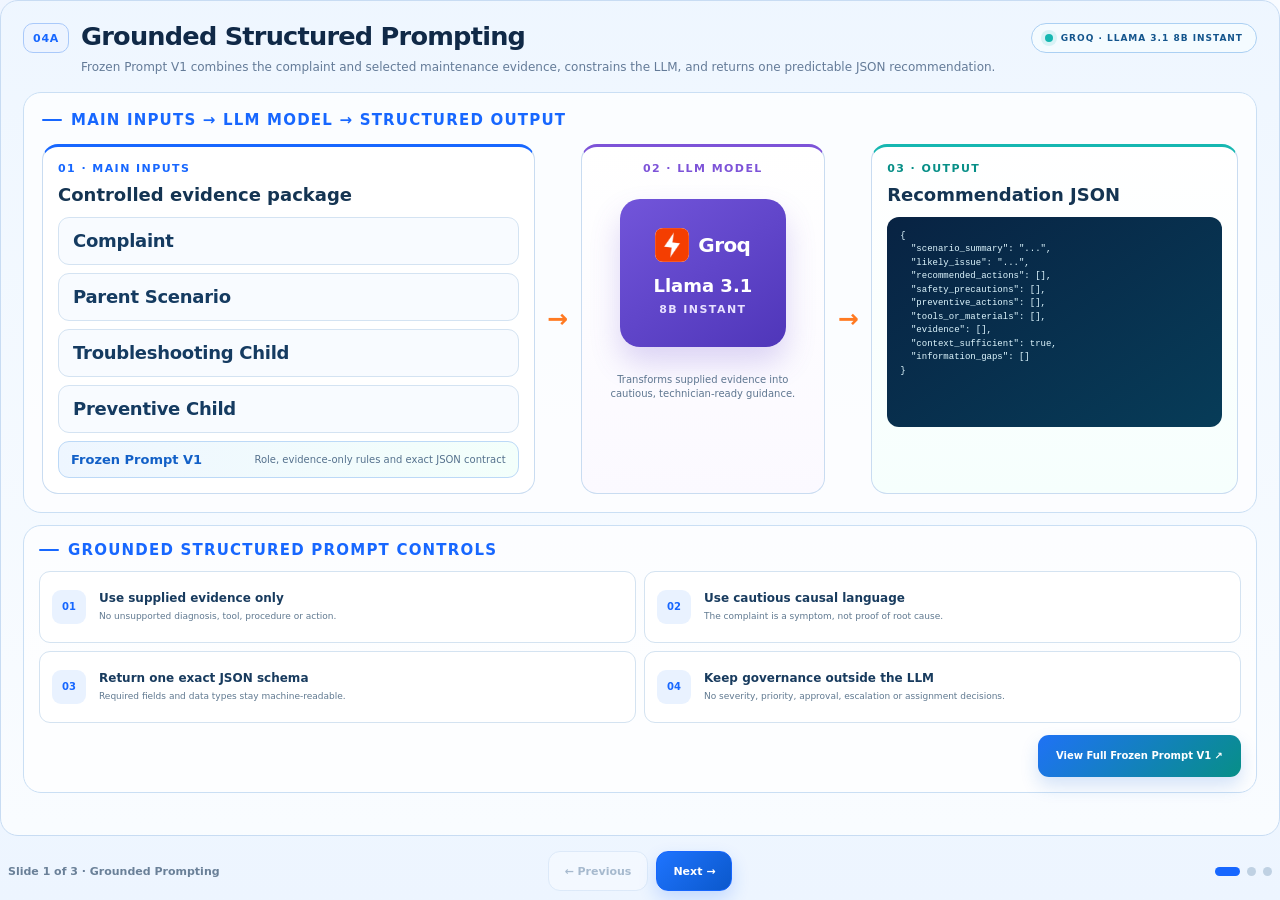
<file: presentation/llm_generation/index.html>
<!DOCTYPE html>
<html lang="en">
<head>
  <meta charset="UTF-8" />
  <meta name="viewport" content="width=device-width, initial-scale=1.0" />
  <meta name="theme-color" content="#f5f9ff" />
  <title>SmartOps AI — LLM Engineering Presentation</title>
  <style>
    :root {
      --bg: #edf5ff;
      --panel: #f8fbff;
      --card: #ffffff;
      --ink: #102947;
      --muted: #647b98;
      --line: #cfe0f4;
      --blue: #1767ff;
      --blue-2: #0d4e98;
      --blue-soft: #e9f2ff;
      --cyan: #16b7b1;
      --cyan-soft: #e8fbfa;
      --purple: #7d53d8;
      --purple-soft: #f1ecff;
      --orange: #ff7a22;
      --orange-soft: #fff2e9;
      --red: #e94d64;
      --red-soft: #fff0f3;
      --green: #0faa78;
      --green-soft: #e9fbf4;
      --shadow: 0 22px 55px rgba(43, 84, 129, 0.12);
      --radius-xl: 24px;
      --radius-lg: 18px;
      --radius-md: 14px;
      --header-h: 74px;
      --sidebar-w: 304px;
    }

    * { box-sizing: border-box; }

    html, body {
      margin: 0;
      min-height: 100%;
      font-family: Inter, ui-sans-serif, system-ui, -apple-system, BlinkMacSystemFont, "Segoe UI", Arial, sans-serif;
      color: var(--ink);
      background:
        radial-gradient(circle at 15% 10%, rgba(23,103,255,.08), transparent 27%),
        linear-gradient(180deg, #f8fbff 0%, var(--bg) 100%);
    }

    body { min-height: 100vh; overflow: hidden; }

    button, a { font: inherit; }

    .topbar {
      height: var(--header-h);
      display: grid;
      grid-template-columns: minmax(260px, 1fr) auto minmax(180px, 1fr);
      align-items: center;
      gap: 24px;
      padding: 0 36px;
      background: rgba(255,255,255,.96);
      border-bottom: 1px solid var(--line);
      box-shadow: 0 5px 18px rgba(35,75,120,.05);
      position: relative;
      z-index: 30;
    }

    .brand {
      display: flex;
      align-items: center;
      gap: 12px;
      min-width: 0;
    }

    .brand-mark {
      width: 42px;
      height: 42px;
      border-radius: 13px;
      display: grid;
      place-items: center;
      background: linear-gradient(145deg, #e6f1ff, #ffffff);
      border: 1px solid #c4dbf8;
      color: var(--blue);
      box-shadow: inset 0 0 0 4px #f6faff;
      flex: 0 0 auto;
    }

    .brand-copy strong {
      display: block;
      font-size: 19px;
      line-height: 1;
      letter-spacing: -.02em;
    }

    .brand-copy strong span { color: var(--blue); }

    .brand-copy small {
      display: block;
      margin-top: 4px;
      color: #7085a0;
      font-size: 10px;
      font-weight: 800;
      letter-spacing: .11em;
      white-space: nowrap;
    }

    .topnav {
      display: flex;
      align-items: stretch;
      gap: 25px;
      height: 100%;
    }

    .topnav a {
      display: flex;
      align-items: center;
      text-decoration: none;
      color: #40546d;
      font-size: 13px;
      font-weight: 750;
      position: relative;
      white-space: nowrap;
    }

    .topnav a.active { color: #0d1e39; }
    .topnav a.active::after {
      content: "";
      position: absolute;
      left: 0;
      right: 0;
      bottom: 17px;
      height: 2px;
      border-radius: 99px;
      background: var(--blue);
    }

    .top-actions {
      display: flex;
      justify-content: flex-end;
      gap: 9px;
    }

    .icon-btn {
      height: 38px;
      min-width: 38px;
      padding: 0 12px;
      border-radius: 12px;
      border: 1px solid #c9dbf2;
      background: #fff;
      color: #31516f;
      cursor: pointer;
      display: inline-flex;
      align-items: center;
      justify-content: center;
      gap: 8px;
      font-size: 12px;
      font-weight: 800;
      transition: .18s ease;
    }

    .icon-btn:hover { transform: translateY(-1px); border-color: #98bdf0; }

    .app-shell {
      height: calc(100vh - var(--header-h));
      display: grid;
      grid-template-columns: var(--sidebar-w) minmax(0, 1fr);
      max-width: 1700px;
      margin: 0 auto;
    }

    .sidebar {
      padding: 20px 18px 18px 22px;
      border-right: 1px solid var(--line);
      background: rgba(238,246,255,.72);
      overflow: hidden;
    }

    .sidebar-panel {
      height: 100%;
      border: 1px solid #c8dcf3;
      border-top: 4px solid var(--blue);
      border-radius: 20px;
      background-color: rgba(255,255,255,.72);
      background-image:
        linear-gradient(rgba(74,130,190,.09) 1px, transparent 1px),
        linear-gradient(90deg, rgba(74,130,190,.09) 1px, transparent 1px);
      background-size: 28px 28px;
      box-shadow: var(--shadow);
      padding: 20px 16px;
      overflow: auto;
    }

    .sidebar-title {
      margin: 0 0 18px 4px;
      color: var(--blue);
      font-size: 10px;
      font-weight: 900;
      letter-spacing: .16em;
      text-transform: uppercase;
    }

    .pipeline-list { display: grid; gap: 10px; }

    .pipeline-item,
    .sub-item {
      width: 100%;
      border: 1px solid #cadcf1;
      border-radius: 16px;
      background: rgba(255,255,255,.96);
      color: var(--ink);
      padding: 12px 13px;
      display: grid;
      grid-template-columns: 40px minmax(0,1fr) 18px;
      align-items: center;
      gap: 10px;
      text-align: left;
      cursor: default;
    }

    .pipeline-item .num,
    .sub-item .num {
      width: 38px;
      height: 38px;
      border-radius: 11px;
      display: grid;
      place-items: center;
      background: #edf4ff;
      border: 1px solid #b8d2fa;
      color: var(--blue);
      font-size: 11px;
      font-weight: 900;
    }

    .pipeline-item .label strong,
    .sub-item .label strong {
      display: block;
      font-size: 12px;
      line-height: 1.2;
    }

    .pipeline-item .label small,
    .sub-item .label small {
      display: block;
      margin-top: 4px;
      color: #7b90a8;
      font-size: 8px;
      line-height: 1.25;
    }

    .pipeline-item.active {
      background: linear-gradient(135deg, #0c3e77, #0a5c9a);
      color: #fff;
      border-color: #0f65bc;
      box-shadow: inset 0 -3px 0 var(--cyan), 0 10px 22px rgba(17,92,156,.18);
    }

    .pipeline-item.active .num {
      color: #fff;
      border-color: #6db6ff;
      background: #2374ea;
    }

    .pipeline-item.active .label small { color: #bcd9f6; }

    .chev {
      width: 10px;
      height: 10px;
      border-right: 2px solid currentColor;
      border-bottom: 2px solid currentColor;
      transform: rotate(45deg);
      opacity: .6;
      margin-left: 2px;
    }

    .active .chev { transform: rotate(225deg); }

    .sub-list {
      margin: 2px 0 2px 28px;
      padding-left: 16px;
      border-left: 1px solid #8fc0fb;
      display: grid;
      gap: 8px;
    }

    .sub-item {
      grid-template-columns: 42px minmax(0,1fr);
      cursor: pointer;
      transition: .16s ease;
    }

    .sub-item .num {
      width: 40px;
      height: 40px;
      font-size: 12px;
      border: 0;
      background: #eff4f9;
      color: #607995;
    }

    .sub-item:hover { transform: translateX(2px); border-color: #8bb9f6; }

    .sub-item.active {
      background: #edf5ff;
      border-color: #4190f7;
      box-shadow: 0 8px 18px rgba(53,110,179,.08);
    }

    .sub-item.active .num {
      background: #2d72f2;
      color: #fff;
    }

    .main {
      min-width: 0;
      padding: 20px 26px 22px;
      overflow: hidden;
      position: relative;
    }

    .presentation-shell {
      height: 100%;
      display: grid;
      grid-template-rows: minmax(0, 1fr) 54px;
      gap: 10px;
    }

    .slide-stage {
      position: relative;
      min-height: 0;
      overflow: hidden;
    }

    .slide {
      display: none;
      height: 100%;
      overflow: auto;
      border: 1px solid #c8dcf3;
      border-radius: 22px;
      background:
        linear-gradient(180deg, rgba(238,246,255,.96), rgba(249,252,255,.98)),
        #fff;
      box-shadow: var(--shadow);
      padding: 22px;
      animation: fadeIn .28s ease;
    }

    .slide.active { display: block; }

    @keyframes fadeIn {
      from { opacity: 0; transform: translateY(6px); }
      to { opacity: 1; transform: translateY(0); }
    }

    .slide-header {
      display: flex;
      align-items: flex-start;
      justify-content: space-between;
      gap: 18px;
      margin-bottom: 16px;
    }

    .slide-heading {
      display: grid;
      grid-template-columns: auto 1fr;
      align-items: start;
      gap: 12px;
      min-width: 0;
    }

    .slide-code {
      min-width: 46px;
      height: 30px;
      border-radius: 10px;
      display: grid;
      place-items: center;
      background: #edf4ff;
      border: 1px solid #a9c9fa;
      color: var(--blue);
      font-size: 11px;
      font-weight: 900;
      letter-spacing: .06em;
    }

    .slide-title {
      margin: 0;
      font-size: clamp(22px, 2vw, 31px);
      letter-spacing: -.03em;
      line-height: 1.08;
    }

    .slide-subtitle {
      margin: 7px 0 0;
      color: var(--muted);
      font-size: 12px;
      line-height: 1.5;
    }

    .status-pill {
      flex: 0 0 auto;
      display: inline-flex;
      align-items: center;
      gap: 8px;
      padding: 9px 13px;
      border: 1px solid #abd0f3;
      border-radius: 999px;
      background: #f4fbff;
      color: #14558d;
      font-size: 9px;
      font-weight: 900;
      letter-spacing: .11em;
      text-transform: uppercase;
      white-space: nowrap;
    }

    .status-pill .dot {
      width: 8px;
      height: 8px;
      border-radius: 50%;
      background: var(--cyan);
      box-shadow: 0 0 0 4px rgba(22,183,177,.12);
    }

    .panel {
      background: rgba(255,255,255,.72);
      border: 1px solid #cadff4;
      border-radius: 18px;
    }

    .section-label {
      display: flex;
      align-items: center;
      gap: 9px;
      margin: 0;
      color: var(--blue);
      font-size: 13px;
      font-weight: 900;
      letter-spacing: .08em;
      text-transform: uppercase;
    }

    .section-label::before {
      content: "";
      width: 20px;
      height: 2px;
      border-radius: 2px;
      background: var(--blue);
    }

    /* Slide 1 */
    .pipeline-panel {
      padding: 18px;
      margin-bottom: 14px;
    }

    .pipeline-flow {
      display: grid;
      grid-template-columns: 1fr 30px 1.3fr 30px 1fr 30px 1.18fr 30px 1fr;
      align-items: stretch;
      gap: 6px;
      margin-top: 15px;
    }

    .flow-card {
      border: 1px solid #b9d3ef;
      border-top: 3px solid var(--blue);
      border-radius: 16px;
      background: #fff;
      padding: 14px;
      min-width: 0;
      display: flex;
      flex-direction: column;
      gap: 10px;
      min-height: 244px;
    }

    .flow-card.rag { border-top-color: var(--cyan); }
    .flow-card.llm { border-top-color: var(--purple); }
    .flow-card.json { border-top-color: var(--orange); }
    .flow-card.system { border-top-color: var(--green); }

    .flow-icon {
      width: 46px;
      height: 46px;
      border-radius: 14px;
      display: grid;
      place-items: center;
      background: var(--blue-soft);
      color: var(--blue);
      border: 1px solid #c5daf6;
    }

    .rag .flow-icon { background: var(--cyan-soft); color: #0d968f; border-color: #bceae7; }
    .llm .flow-icon { background: var(--purple-soft); color: var(--purple); border-color: #d6c8f8; }
    .json .flow-icon { background: var(--orange-soft); color: var(--orange); border-color: #ffd3b4; }
    .system .flow-icon { background: var(--green-soft); color: var(--green); border-color: #bcebd9; }

    .flow-card h3 {
      margin: 0;
      font-size: 12px;
      color: #173555;
      line-height: 1.25;
      text-transform: uppercase;
      letter-spacing: .04em;
    }

    .flow-card p,
    .flow-card li {
      color: #5f7895;
      font-size: 10px;
      line-height: 1.45;
    }

    .flow-card p { margin: 0; }
    .flow-card ul { margin: 0; padding-left: 16px; display: grid; gap: 5px; }

    .flow-arrow {
      display: grid;
      place-items: center;
      color: var(--orange);
    }

    .arrow-line {
      position: relative;
      width: 26px;
      height: 2px;
      background: currentColor;
      border-radius: 2px;
    }

    .arrow-line::after {
      content: "";
      position: absolute;
      right: -1px;
      top: -4px;
      width: 8px;
      height: 8px;
      border-top: 2px solid currentColor;
      border-right: 2px solid currentColor;
      transform: rotate(45deg);
    }

    .governance-strip {
      display: grid;
      grid-template-columns: auto 1fr;
      gap: 12px;
      align-items: center;
      padding: 14px 16px;
      border: 1px solid #f4b779;
      border-left: 4px solid var(--orange);
      border-radius: 15px;
      background: #fff8f1;
      color: #6d3d1a;
      font-size: 11px;
      line-height: 1.45;
    }

    .governance-strip strong { color: #9a4b08; }

    .mini-badge {
      width: 34px;
      height: 34px;
      border-radius: 50%;
      display: grid;
      place-items: center;
      background: #fff;
      border: 1px solid #ffc08c;
      color: var(--orange);
      font-weight: 900;
    }

    .benefit-grid {
      display: grid;
      grid-template-columns: repeat(4, minmax(0, 1fr));
      gap: 10px;
      margin-top: 12px;
    }

    .benefit {
      min-height: 72px;
      padding: 12px;
      border: 1px solid #d1e1f2;
      border-radius: 14px;
      background: #fff;
    }

    .benefit strong { display: block; font-size: 11px; }
    .benefit span { display: block; margin-top: 5px; color: var(--muted); font-size: 9px; line-height: 1.35; }

    /* Slide 2 */
    .engineering-grid {
      display: grid;
      grid-template-columns: minmax(0, 1.05fr) minmax(350px, .95fr);
      gap: 16px;
      align-items: stretch;
    }

    .stack-panel,
    .controls-panel { padding: 18px; }

    .stack-visual {
      position: relative;
      min-height: 455px;
      margin-top: 14px;
      display: grid;
      place-items: center;
      border: 1px dashed #c4d9ef;
      border-radius: 18px;
      background:
        linear-gradient(rgba(61,119,184,.05) 1px, transparent 1px),
        linear-gradient(90deg, rgba(61,119,184,.05) 1px, transparent 1px),
        #fbfdff;
      background-size: 28px 28px;
      overflow: hidden;
    }

    .ring {
      position: absolute;
      display: grid;
      place-items: start center;
      border: 2px solid;
      border-radius: 22px;
      padding-top: 9px;
      font-size: 13px;
      font-weight: 900;
      letter-spacing: .18em;
      background: rgba(255,255,255,.45);
    }

    .ring.loop { width: 88%; height: 88%; border-color: var(--orange); color: var(--orange); }
    .ring.harness { width: 75%; height: 75%; border-color: var(--purple); color: var(--purple); top: 12.5%; }
    .ring.context { width: 61%; height: 61%; border-color: var(--cyan); color: #0a9c96; top: 19.5%; }
    .ring.prompt { width: 47%; height: 47%; border-color: var(--blue); color: var(--blue); top: 26.5%; }

    .model-core {
      width: 150px;
      height: 98px;
      border-radius: 18px;
      display: grid;
      place-items: center;
      background: linear-gradient(145deg, #ff8a49, #ff5c2d);
      color: #fff;
      font-size: 19px;
      font-weight: 900;
      letter-spacing: .12em;
      box-shadow: 0 16px 30px rgba(255,105,54,.25);
      position: relative;
      z-index: 6;
    }

    .stack-caption {
      position: absolute;
      left: 18px;
      right: 18px;
      bottom: 14px;
      display: grid;
      grid-template-columns: repeat(4, 1fr);
      gap: 8px;
      z-index: 8;
    }

    .stack-chip {
      border: 1px solid #cbdff3;
      background: rgba(255,255,255,.92);
      border-radius: 12px;
      padding: 8px;
      text-align: center;
      color: #58728f;
      font-size: 8px;
      line-height: 1.35;
    }

    .controls-list { display: grid; gap: 9px; margin-top: 14px; }

    .control-row {
      display: grid;
      grid-template-columns: 38px minmax(0,1fr) 124px;
      gap: 12px;
      align-items: center;
      padding: 12px;
      border: 1px solid #d0e1f2;
      border-radius: 14px;
      background: #fff;
    }

    .control-icon {
      width: 36px;
      height: 36px;
      border-radius: 11px;
      display: grid;
      place-items: center;
      font-weight: 900;
    }

    .control-row:nth-child(1) .control-icon { background: var(--blue-soft); color: var(--blue); }
    .control-row:nth-child(2) .control-icon { background: var(--cyan-soft); color: #0e9b95; }
    .control-row:nth-child(3) .control-icon { background: var(--purple-soft); color: var(--purple); }
    .control-row:nth-child(4) .control-icon { background: var(--orange-soft); color: var(--orange); }
    .control-row:nth-child(5) .control-icon { background: #eef3f8; color: #6f879f; }

    .control-copy strong { display: block; font-size: 11px; }
    .control-copy span { display: block; margin-top: 4px; font-size: 9px; color: var(--muted); line-height: 1.4; }

    .control-outcome {
      border-left: 1px solid #d8e4f1;
      padding-left: 12px;
      color: #257566;
      font-size: 9px;
      line-height: 1.4;
      font-weight: 800;
    }

    .engineering-cards {
      display: grid;
      grid-template-columns: repeat(4, minmax(0, 1fr));
      gap: 10px;
      margin-top: 14px;
    }

    .engineering-card {
      min-height: 104px;
      border: 1px solid #d1e2f2;
      border-radius: 14px;
      background: #fff;
      padding: 12px;
    }

    .engineering-card b {
      display: inline-grid;
      place-items: center;
      width: 26px;
      height: 26px;
      border-radius: 8px;
      background: var(--blue-soft);
      color: var(--blue);
      font-size: 10px;
      margin-bottom: 7px;
    }

    .engineering-card:nth-child(2) b { background: var(--cyan-soft); color: #09978f; }
    .engineering-card:nth-child(3) b { background: var(--orange-soft); color: var(--orange); }
    .engineering-card:nth-child(4) b { background: var(--green-soft); color: var(--green); }

    .engineering-card strong { display: block; font-size: 10px; }
    .engineering-card p { margin: 4px 0 0; color: var(--muted); font-size: 9px; line-height: 1.45; }

    /* Slide 3 */
    .loop-panel { padding: 18px; }

    .loop-flow {
      display: grid;
      grid-template-columns: repeat(6, minmax(0, 1fr));
      gap: 24px;
      margin-top: 16px;
      position: relative;
    }

    .loop-step {
      position: relative;
      min-height: 186px;
      padding: 12px;
      border: 1px solid #bdd4ed;
      border-top: 3px solid var(--orange);
      border-radius: 15px;
      background: #fff;
    }

    .loop-step:nth-child(2) { border-top-color: var(--purple); }
    .loop-step:nth-child(3) { border-top-color: var(--cyan); }
    .loop-step:nth-child(4) { border-top-color: var(--red); }
    .loop-step:nth-child(5) { border-top-color: var(--blue); }
    .loop-step:nth-child(6) { border-top-color: var(--green); }

    .loop-step:not(:last-child)::after {
      content: "";
      position: absolute;
      right: -18px;
      top: 50%;
      width: 12px;
      height: 2px;
      background: var(--orange);
      transform: translateY(-50%);
    }

    .loop-step:not(:last-child)::before {
      content: "";
      position: absolute;
      right: -18px;
      top: calc(50% - 4px);
      width: 7px;
      height: 7px;
      border-top: 2px solid var(--orange);
      border-right: 2px solid var(--orange);
      transform: rotate(45deg);
    }

    .step-no {
      width: 32px;
      height: 32px;
      border-radius: 9px;
      display: grid;
      place-items: center;
      background: var(--orange-soft);
      color: var(--orange);
      font-size: 12px;
      font-weight: 900;
    }

    .loop-step:nth-child(2) .step-no { background: var(--purple-soft); color: var(--purple); }
    .loop-step:nth-child(3) .step-no { background: var(--cyan-soft); color: #0b9d96; }
    .loop-step:nth-child(4) .step-no { background: var(--red-soft); color: var(--red); }
    .loop-step:nth-child(5) .step-no { background: var(--blue-soft); color: var(--blue); }
    .loop-step:nth-child(6) .step-no { background: var(--green-soft); color: var(--green); }

    .step-kicker {
      margin-top: 10px;
      font-size: 7px;
      font-weight: 900;
      letter-spacing: .08em;
      text-transform: uppercase;
      color: var(--orange);
    }

    .loop-step:nth-child(2) .step-kicker { color: var(--purple); }
    .loop-step:nth-child(3) .step-kicker { color: #0b9d96; }
    .loop-step:nth-child(4) .step-kicker { color: var(--red); }
    .loop-step:nth-child(5) .step-kicker { color: var(--blue); }
    .loop-step:nth-child(6) .step-kicker { color: var(--green); }

    .loop-step h3 { margin: 7px 0 6px; font-size: 11px; line-height: 1.25; }
    .loop-step p { margin: 0; color: var(--muted); font-size: 8px; line-height: 1.45; }

    .return-track {
      margin: 14px 18px 0;
      height: 36px;
      position: relative;
      display: flex;
      align-items: center;
      justify-content: center;
    }

    .return-track::before {
      content: "";
      position: absolute;
      left: 2%;
      right: 2%;
      top: 17px;
      border-top: 2px dashed var(--orange);
    }

    .return-track::after {
      content: "↶";
      position: absolute;
      left: 0;
      top: 1px;
      color: var(--orange);
      font-size: 24px;
      font-weight: 900;
    }

    .return-pill {
      position: relative;
      z-index: 2;
      padding: 7px 14px;
      border-radius: 999px;
      border: 1px solid #f4bb86;
      background: #fff7ef;
      color: #a9520e;
      font-size: 9px;
      font-weight: 900;
    }

    .decision-row {
      display: grid;
      grid-template-columns: 1fr auto 1fr;
      align-items: center;
      gap: 12px;
      margin-top: 8px;
    }

    .decision-pill {
      padding: 8px 12px;
      border-radius: 999px;
      border: 1px solid;
      text-align: center;
      font-size: 8px;
      font-weight: 900;
    }

    .decision-pill.run { color: #a94352; background: #fff4f6; border-color: #efb4be; }
    .decision-pill.block { color: #8f3346; background: #fff0f2; border-color: #e9a0af; }
    .decision-or { color: #72869c; font-size: 10px; font-weight: 900; }

    .metric-row {
      display: grid;
      grid-template-columns: repeat(4, minmax(0, 1fr));
      gap: 10px;
      margin-top: 14px;
    }

    .metric {
      min-height: 86px;
      padding: 12px;
      border: 1px solid #cadff3;
      border-radius: 14px;
      background: #fff;
      display: grid;
      grid-template-columns: 52px 1fr;
      gap: 10px;
      align-items: center;
    }

    .metric strong {
      font-size: 34px;
      line-height: 1;
      color: var(--orange);
      letter-spacing: -.05em;
    }

    .metric:nth-child(2) strong { color: var(--purple); }
    .metric:nth-child(3) strong { color: var(--cyan); }
    .metric:nth-child(4) strong { color: var(--green); }

    .metric span { color: #5f7893; font-size: 8px; line-height: 1.35; font-weight: 750; }

    .loop-message {
      margin-top: 12px;
      padding: 13px 14px;
      border: 1px solid #f2bf8b;
      border-left: 4px solid var(--orange);
      border-radius: 13px;
      background: #fff8f1;
      color: #754215;
      font-size: 9px;
      font-weight: 800;
      line-height: 1.45;
    }

    .controls-bar {
      display: grid;
      grid-template-columns: minmax(180px, 1fr) auto minmax(180px, 1fr);
      align-items: center;
      gap: 14px;
    }

    .slide-progress-copy {
      color: #6a8098;
      font-size: 11px;
      font-weight: 800;
    }

    .nav-controls { display: flex; align-items: center; gap: 8px; }

    .nav-btn {
      height: 40px;
      padding: 0 16px;
      border: 1px solid #bed5ef;
      border-radius: 12px;
      background: #fff;
      color: #244c75;
      cursor: pointer;
      font-size: 11px;
      font-weight: 900;
      transition: .16s ease;
    }

    .nav-btn.primary {
      color: #fff;
      border-color: var(--blue);
      background: linear-gradient(135deg, #1e74ff, #0b58cb);
      box-shadow: 0 8px 18px rgba(23,103,255,.2);
    }

    .nav-btn:hover:not(:disabled) { transform: translateY(-1px); }
    .nav-btn:disabled { opacity: .35; cursor: not-allowed; }

    .dots { display: flex; justify-content: flex-end; gap: 7px; }
    .dot-btn {
      width: 9px;
      height: 9px;
      padding: 0;
      border: 0;
      border-radius: 50%;
      background: #bfd1e3;
      cursor: pointer;
    }
    .dot-btn.active { width: 25px; border-radius: 999px; background: var(--blue); }

    .keyboard-hint {
      position: absolute;
      right: 36px;
      bottom: 70px;
      color: #86a0bb;
      font-size: 9px;
      font-weight: 800;
      pointer-events: none;
    }

    svg { display: block; }

    @media (max-width: 1250px) {
      :root { --sidebar-w: 260px; }
      .topnav { gap: 14px; }
      .topnav a { font-size: 11px; }
      .pipeline-flow { grid-template-columns: 1fr 22px 1.15fr 22px 1fr 22px 1.12fr 22px 1fr; }
      .flow-card { padding: 11px; }
      .loop-flow { gap: 16px; }
      .loop-step:not(:last-child)::after { right: -12px; width: 8px; }
      .loop-step:not(:last-child)::before { right: -12px; }
    }

    @media (max-width: 1040px) {
      body { overflow: auto; }
      .topbar { grid-template-columns: 1fr auto; padding: 0 18px; }
      .topnav { display: none; }
      .app-shell { height: auto; min-height: calc(100vh - var(--header-h)); grid-template-columns: 1fr; }
      .sidebar { display: none; }
      .main { padding: 14px; }
      .presentation-shell { min-height: calc(100vh - var(--header-h) - 28px); }
      .slide { overflow: visible; }
      .pipeline-flow { grid-template-columns: 1fr; }
      .flow-arrow { height: 24px; transform: rotate(90deg); }
      .flow-card { min-height: auto; }
      .engineering-grid { grid-template-columns: 1fr; }
      .loop-flow { grid-template-columns: repeat(2, 1fr); }
      .loop-step:not(:last-child)::after,
      .loop-step:not(:last-child)::before { display: none; }
      .engineering-cards, .benefit-grid, .metric-row { grid-template-columns: repeat(2, 1fr); }
      .keyboard-hint { display: none; }
    }

    @media (max-width: 620px) {
      .brand-copy small { display: none; }
      .slide { padding: 15px; }
      .slide-header { flex-direction: column; }
      .status-pill { align-self: flex-start; }
      .engineering-cards, .benefit-grid, .metric-row, .loop-flow { grid-template-columns: 1fr; }
      .control-row { grid-template-columns: 34px 1fr; }
      .control-outcome { grid-column: 2; border-left: 0; padding-left: 0; }
      .stack-visual { min-height: 390px; }
      .stack-caption { grid-template-columns: repeat(2,1fr); }
      .controls-bar { grid-template-columns: 1fr; justify-items: center; }
      .slide-progress-copy { display: none; }
      .dots { justify-content: center; }
    }

    /* 04A · Grounded structured prompting */
    .grounded-prompting-layout { display: grid; gap: 12px; }
    .prompting-flow-panel { padding: 18px; }
    .prompting-flow {
      display: grid;
      grid-template-columns: minmax(0, 1.45fr) 30px minmax(190px, .72fr) 30px minmax(0, 1.08fr);
      align-items: stretch;
      gap: 8px;
      margin-top: 15px;
    }

    .prompt-input-stage,
    .prompt-model-stage,
    .prompt-output-stage {
      min-width: 0;
      padding: 15px;
      border: 1px solid #c9dcf1;
      border-top: 3px solid var(--blue);
      border-radius: 16px;
      background: #fff;
    }

    .prompt-model-stage { border-top-color: var(--purple); background: linear-gradient(180deg, #fff, #fbf9ff); }
    .prompt-output-stage { border-top-color: var(--cyan); background: linear-gradient(180deg, #fff, #f6fffd); }
    .prompting-flow-panel > .section-label { font-size: 15px; }
    .prompt-stage-kicker { color: var(--blue); font-size: 11px; font-weight: 900; letter-spacing: .13em; }
    .prompt-model-stage .prompt-stage-kicker { color: var(--purple); }
    .prompt-output-stage .prompt-stage-kicker { color: #078f87; }
    .prompt-input-stage h3,
    .prompt-output-stage h3 { margin: 9px 0 12px; color: #143452; font-size: 18px; }

    .prompt-input-grid { display: grid; grid-template-columns: 1fr; gap: 8px; }
    .prompt-input-grid > div {
      min-height: 48px;
      display: flex;
      align-items: center;
      padding: 10px 14px;
      border: 1px solid #d4e3f2;
      border-radius: 11px;
      background: #f8fbff;
    }
    .prompt-input-grid b,
    .prompt-input-grid span { display: block; }
    .prompt-input-grid b { color: #153b61; font-size: 18px; letter-spacing: -.015em; }
    .prompt-input-grid span { margin-top: 4px; color: #6a8097; font-size: 8px; line-height: 1.35; }

    .frozen-input {
      display: flex;
      align-items: center;
      justify-content: space-between;
      gap: 12px;
      margin-top: 8px;
      padding: 10px 12px;
      border: 1px solid #bcd9f7;
      border-radius: 11px;
      background: linear-gradient(90deg, #eef6ff, #f3fffb);
    }
    .frozen-input strong { color: #1260c7; font-size: 13px; }
    .frozen-input span { color: #55718d; font-size: 10px; text-align: right; }

    .prompt-flow-arrow { display: grid; place-items: center; color: var(--orange); font-size: 25px; font-weight: 900; }
    .prompt-model-stage { display: flex; flex-direction: column; align-items: center; text-align: center; }
    .prompt-model-core {
      width: 166px;
      min-height: 148px;
      display: flex;
      flex-direction: column;
      align-items: center;
      justify-content: center;
      gap: 14px;
      margin: 24px auto 16px;
      padding: 18px;
      border-radius: 20px;
      color: #fff;
      background: linear-gradient(145deg, #7255da, #4f36b9);
      box-shadow: 0 16px 30px rgba(107, 76, 207, .23);
      font-weight: 900;
    }
    .groq-brand { display: flex; align-items: center; justify-content: center; gap: 9px; }
    .groq-brand img { width: 34px; height: 34px; object-fit: contain; border-radius: 8px; background: #fff; }
    .groq-brand strong { color: #fff; font-size: 20px; letter-spacing: -.03em; text-transform: none; }
    .model-name { color: #fff; font-size: 18px; font-weight: 900; line-height: 1.15; }
    .model-name span { display: block; margin-top: 7px; color: #e8e1ff; font-size: 11px; letter-spacing: .13em; text-transform: uppercase; }
    .prompt-model-stage dl { width: 100%; margin: 0; display: grid; gap: 6px; }
    .prompt-model-stage dl div { display: flex; justify-content: space-between; gap: 8px; padding: 7px 9px; border: 1px solid #e0d9f7; border-radius: 9px; background: #fff; }
    .prompt-model-stage dt { color: #6f648d; font-size: 8px; }
    .prompt-model-stage dd { margin: 0; color: #4f36a5; font-size: 8px; font-weight: 900; }
    .prompt-model-stage p { margin: 10px 0 0; color: #5e7690; font-size: 10px; line-height: 1.45; }

    .prompt-output-stage pre,
    .prompt-example-panel pre {
      margin: 0;
      overflow: auto;
      white-space: pre-wrap;
      color: #dff7ff;
      background: linear-gradient(145deg, #082343, #073c58);
      font: 9px/1.5 Consolas, "Courier New", monospace;
    }
    .prompt-output-stage pre { min-height: 210px; padding: 13px; border-radius: 12px; }

    .prompt-detail-grid { display: grid; grid-template-columns: 1fr; gap: 12px; }
    .frozen-controls-panel,
    .prompt-example-panel { padding: 15px; }
    .frozen-controls-panel .section-label { font-size: 15px; }
    .frozen-control-list { display: grid; grid-template-columns: 1fr 1fr; gap: 8px; margin-top: 12px; }
    .frozen-control-list > div { min-height: 72px; display: grid; grid-template-columns: 36px 1fr; gap: 11px; align-items: center; padding: 12px; border: 1px solid #d4e3f1; border-radius: 11px; background: #fff; }
    .frozen-control-list i { width: 34px; height: 34px; display: grid; place-items: center; border-radius: 9px; color: var(--blue); background: var(--blue-soft); font-size: 10px; font-style: normal; font-weight: 900; }
    .frozen-control-list strong,
    .frozen-control-list small { display: block; }
    .frozen-control-list strong { color: #183b5e; font-size: 12px; }
    .frozen-control-list small { margin-top: 5px; color: #607990; font-size: 9px; line-height: 1.4; }

    .prompt-button-row { display: flex; justify-content: flex-end; margin-top: 12px; }

    .prompt-example-head { display: flex; align-items: center; justify-content: space-between; gap: 14px; margin-bottom: 10px; }
    .prompt-example-head span { color: #078f87; font-size: 8px; font-weight: 900; letter-spacing: .13em; }
    .prompt-example-head h2 { margin: 5px 0 0; color: #143452; font-size: 13px; }
    .prompt-example-panel pre { min-height: 116px; padding: 12px; border-radius: 11px; }
    .prompt-modal-button { flex: 0 0 auto; min-height: 42px; padding: 0 18px; border: 0; border-radius: 11px; color: #fff; background: linear-gradient(135deg, #1f72f5, #078f87); font-size: 10px; font-weight: 900; cursor: pointer; box-shadow: 0 9px 18px rgba(26, 104, 214, .18); }

    /* 04B · Labels live inside the coloured layers. */
    .ring { display: block; text-align: center; }
    button.ring,
    button.model-core { font-family: inherit; cursor: pointer; appearance: none; }
    button.model-core { border: 0; }
    .ring.loop { z-index: 1; }
    .ring.harness { z-index: 2; }
    .ring.context { z-index: 3; }
    .ring.prompt { z-index: 4; }
    .control-hotspot { transition: filter .18s ease, box-shadow .18s ease, transform .18s ease; }
    .control-hotspot:hover { filter: brightness(.97); }
    .control-hotspot:focus-visible { outline: 3px solid rgba(23, 103, 255, .3); outline-offset: 3px; }
    .control-hotspot[aria-pressed="true"] { box-shadow: 0 0 0 5px rgba(23, 103, 255, .12), 0 14px 30px rgba(24, 83, 146, .16); }
    .model-core[aria-pressed="true"] { box-shadow: 0 0 0 6px rgba(255, 105, 54, .16), 0 18px 34px rgba(255, 105, 54, .34); transform: scale(1.03); }
    .ring > strong { display: block; font-size: 13px; letter-spacing: .18em; }
    .ring > span {
      position: absolute;
      left: 50%;
      bottom: 8px;
      width: max-content;
      max-width: 88%;
      transform: translateX(-50%);
      color: currentColor;
      font-size: 7px;
      font-weight: 850;
      line-height: 1.25;
      letter-spacing: .01em;
      text-align: center;
    }

    .controls-panel { min-height: 507px; }
    .control-view { display: none; margin-top: 14px; }
    .control-view.active { display: block; }
    .control-view-hint { margin: 0 0 12px; color: #6c8197; font-size: 9px; }
    .control-word-list { display: grid; gap: 9px; }
    .control-word-list button {
      min-height: 63px;
      display: grid;
      grid-template-columns: 42px 1fr;
      align-items: center;
      gap: 14px;
      padding: 10px 14px;
      border: 1px solid #d0e1f2;
      border-radius: 14px;
      color: #153754;
      background: #fff;
      font-family: inherit;
      text-align: left;
      cursor: pointer;
      transition: transform .16s ease, border-color .16s ease, box-shadow .16s ease;
    }
    .control-word-list button:hover { transform: translateY(-1px); border-color: #93bee9; box-shadow: 0 8px 18px rgba(30, 90, 151, .07); }
    .control-word-list button span { width: 38px; height: 38px; display: grid; place-items: center; border-radius: 11px; color: var(--blue); background: var(--blue-soft); font-size: 13px; font-weight: 900; }
    .control-word-list button:nth-child(2) span { color: var(--blue); }
    .control-word-list button:nth-child(3) span { color: #078f87; background: var(--cyan-soft); }
    .control-word-list button:nth-child(4) span { color: var(--purple); background: var(--purple-soft); }
    .control-word-list button:nth-child(5) span { color: var(--orange); background: var(--orange-soft); }
    .control-word-list button strong { font-size: 16px; letter-spacing: -.015em; }

    .empty-control-view {
      min-height: 410px;
      place-items: center;
      border: 1px dashed #c4d9ef;
      border-radius: 16px;
      background: linear-gradient(rgba(61,119,184,.04) 1px, transparent 1px), linear-gradient(90deg, rgba(61,119,184,.04) 1px, transparent 1px), #fbfdff;
      background-size: 28px 28px;
    }
    .empty-control-view.active { display: grid; }
    .empty-control-view strong { color: #9aafc3; font-size: 23px; letter-spacing: .12em; }

    .flow-control-view { max-height: 430px; overflow: auto; padding-right: 3px; }
    .mini-flow { display: grid; justify-items: stretch; }
    .mini-flow > article {
      min-height: 51px;
      display: grid;
      grid-template-columns: 32px 1fr;
      align-items: center;
      gap: 10px;
      padding: 8px 10px;
      border: 1px solid #c8dcf0;
      border-left: 4px solid var(--blue);
      border-radius: 11px;
      background: #fff;
    }
    .mini-flow > article:nth-of-type(2) { border-left-color: #42a8e8; }
    .mini-flow > article:nth-of-type(3) { border-left-color: var(--green); }
    .mini-flow > article:nth-of-type(4) { border-left-color: #40b88a; }
    .mini-flow > article:nth-of-type(5) { border-left-color: var(--orange); }
    .mini-flow > article:nth-of-type(6) { border-left-color: #348bd5; }
    .mini-flow article b { width: 28px; height: 28px; display: grid; place-items: center; border-radius: 9px; color: var(--blue); background: var(--blue-soft); font-size: 8px; }
    .mini-flow article strong,
    .mini-flow article span { display: block; }
    .mini-flow article strong { color: #183a5a; font-size: 10px; text-transform: uppercase; }
    .mini-flow article span { margin-top: 3px; color: #607a93; font-size: 8px; line-height: 1.3; }
    .mini-flow > i { min-height: 13px; display: grid; place-items: center; color: #6d8daa; font-size: 12px; font-style: normal; }
    .mini-flow .mini-decision { border-left-color: var(--orange); background: #fff9f1; }
    .mini-branch { display: grid; grid-template-columns: 1fr 1fr; gap: 8px; margin: 7px 0; }
    .mini-branch article { min-height: 48px; padding: 8px 9px; border: 1px solid; border-radius: 10px; background: #fff; }
    .mini-branch article.pass { border-color: #a9ddc9; background: #f2fbf7; }
    .mini-branch article.repair,
    .mini-branch article.fail { border-color: #efb5bf; background: #fff4f5; }
    .mini-branch article.pass strong { color: #16735c; }
    .mini-branch article.repair strong,
    .mini-branch article.fail strong { color: #a63f50; }
    .mini-branch article strong { display: block; font-size: 9px; }
    .mini-branch article span { display: block; margin-top: 3px; color: #687f95; font-size: 7px; }
    .mini-flow-principle { margin-top: 10px; padding: 10px 12px; border: 1px solid #f0bd89; border-left: 4px solid var(--orange); border-radius: 11px; color: #7e4717; background: #fff8f1; font-size: 8px; font-weight: 850; line-height: 1.35; }

    /* 04B · Enlarged stack with a compact interactive engineering panel. */
    .engineering-grid { grid-template-columns: minmax(0, 1.4fr) minmax(300px, .6fr); gap: 14px; }
    .stack-panel { padding: 20px; }
    .controls-panel { min-height: 555px; padding: 16px; }
    .stack-visual { min-height: 515px; margin-top: 12px; }
    .stack-panel-heading { display: flex; align-items: center; justify-content: space-between; gap: 18px; }
    .stack-panel-heading h2 { margin: 0; color: #102b46; font-size: 13px; font-weight: 850; letter-spacing: -.01em; }
    .stack-panel-heading span { color: #71869b; font-size: 9px; font-weight: 900; letter-spacing: .12em; text-transform: uppercase; }
    .ring.loop { width: 94%; height: 94%; }
    .ring.harness { width: 81%; height: 81%; top: 9.5%; }
    .ring.context { width: 68%; height: 68%; top: 16%; }
    .ring.prompt { width: 55%; height: 55%; top: 22.5%; }
    .model-core { width: 170px; height: 112px; align-content: center; gap: 7px; font-size: 21px; }
    .model-core strong { color: #fff; font-size: 20px; font-weight: 950; letter-spacing: .11em; }
    .model-core span { color: rgba(255,255,255,.9); font-size: 9px; font-weight: 850; line-height: 1.35; letter-spacing: .035em; text-align: center; }
    .layer-label {
      position: absolute;
      left: 50%;
      z-index: 12;
      transform: translateX(-50%);
      padding: 0;
      background: transparent;
      box-shadow: none;
      font-size: 13px;
      font-weight: 950;
      line-height: 1;
      letter-spacing: .11em;
      pointer-events: none;
    }
    .layer-label-loop { top: 4.6%; color: var(--orange); }
    .layer-label-harness { top: 11.1%; color: var(--purple); }
    .layer-label-output { top: 17.7%; color: #079b95; }
    .layer-label-context { top: 24.2%; color: var(--blue); }
    .layer-description {
      position: absolute;
      left: 50%;
      z-index: 12;
      width: max-content;
      max-width: 72%;
      transform: translateX(-50%);
      padding: 0;
      color: #102b46;
      background: transparent;
      box-shadow: none;
      font-size: 10px;
      font-weight: 850;
      line-height: 1.25;
      text-align: center;
      pointer-events: none;
    }
    .layer-description-loop { bottom: 4.4%; }
    .layer-description-harness { bottom: 10.9%; }
    .layer-description-output { bottom: 17.5%; }
    .layer-description-context { bottom: 24%; }
    .ring > strong { display: block; color: currentColor; font-size: 16px; line-height: 1; letter-spacing: .17em; text-align: center; }
    .ring > span { bottom: 10px; max-width: 90%; color: #071525; font-size: 10px; font-weight: 950; line-height: 1.2; letter-spacing: .015em; }

    .control-view-hint { margin-bottom: 9px; }
    .control-word-list { gap: 7px; }
    .control-word-list button { min-height: 52px; grid-template-columns: 34px 1fr; gap: 10px; padding: 8px 10px; border-radius: 11px; }
    .control-word-list button span { width: 31px; height: 31px; border-radius: 9px; font-size: 11px; }
    .control-word-list button strong { font-size: 13px; }

    .engineering-overview-flow { display: grid; justify-items: stretch; margin-top: 10px; }
    .engineering-overview-flow button { min-height: 55px; display: grid; grid-template-columns: 38px 1fr; align-items: center; gap: 12px; padding: 9px 12px; border: 1px solid #caddef; border-left: 4px solid var(--blue); border-radius: 12px; color: #143551; background: #fff; font-family: inherit; text-align: left; cursor: pointer; box-shadow: 0 5px 14px rgba(24, 73, 121, .05); }
    .engineering-overview-flow button:hover { border-color: #8ebce8; transform: translateY(-1px); }
    .engineering-overview-flow button b { width: 34px; height: 34px; display: grid; place-items: center; border-radius: 9px; color: var(--blue); background: var(--blue-soft); font-size: 9px; }
    .engineering-overview-flow button strong { font-size: 14px; }
    .engineering-overview-flow > i { height: 17px; display: grid; place-items: center; color: #6b91b3; font-size: 13px; font-style: normal; }
    .engineering-overview-flow button:nth-of-type(1) { border-left-color: #ff6b36; }
    .engineering-overview-flow button:nth-of-type(1) b { color: #d94f20; background: #fff0ea; }
    .engineering-overview-flow button:nth-of-type(2) { border-left-color: var(--blue); }
    .engineering-overview-flow button:nth-of-type(3) { border-left-color: var(--cyan); }
    .engineering-overview-flow button:nth-of-type(3) b { color: #078f87; background: var(--cyan-soft); }
    .engineering-overview-flow button:nth-of-type(4) { border-left-color: var(--purple); }
    .engineering-overview-flow button:nth-of-type(4) b { color: var(--purple); background: var(--purple-soft); }
    .engineering-overview-flow button:nth-of-type(5) { border-left-color: var(--orange); }
    .engineering-overview-flow button:nth-of-type(5) b { color: var(--orange); background: var(--orange-soft); }

    .single-control-view { min-height: 190px; }
    .single-control-view.active { display: grid; align-content: start; }
    .legacy-control-card { min-height: 142px; display: grid; grid-template-columns: 42px minmax(0, 1fr) 86px; align-items: center; gap: 12px; padding: 15px 13px; border: 1px solid #c9dff2; border-radius: 14px; background: #fff; box-shadow: 0 10px 24px rgba(25, 78, 130, .07); }
    .legacy-control-icon { width: 38px; height: 38px; display: grid; place-items: center; border-radius: 10px; color: var(--blue); background: var(--blue-soft); font-size: 14px; font-weight: 950; }
    .legacy-control-copy strong { display: block; color: #102d49; font-size: 13px; }
    .legacy-control-copy p { margin: 6px 0 0; color: #5b7691; font-size: 8px; line-height: 1.5; }
    .legacy-control-outcome { padding-left: 11px; border-left: 1px solid #d5e3ef; color: #08745e; font-size: 8px; font-weight: 950; line-height: 1.45; }
    .model-control-card .legacy-control-icon { color: #7a43d9; background: #f2edff; }

    .flow-control-view { max-height: 485px; padding-right: 0; }
    .flow-control-view.active { padding: 11px; overflow: auto; border: 1px solid #17466f; border-radius: 15px; background: radial-gradient(circle at 100% 0, rgba(25, 108, 205, .18), transparent 38%), linear-gradient(145deg, #06111f, #071c31); box-shadow: inset 0 0 0 1px rgba(88, 170, 239, .04); }
    .flow-control-view .mini-flow > article { min-height: 45px; grid-template-columns: 29px 1fr; gap: 9px; padding: 7px 9px; border: 1px solid #2a8bd0; border-left-width: 3px; border-radius: 9px; background: rgba(4, 20, 34, .92); box-shadow: inset 0 0 20px rgba(16, 92, 160, .08); }
    .flow-control-view .mini-flow article b { width: 26px; height: 26px; color: #60b8ff; background: rgba(38, 137, 215, .14); }
    .flow-control-view .mini-flow article strong { color: #eef7ff; font-size: 9px; letter-spacing: .025em; }
    .flow-control-view .mini-flow article span { color: #a9c0d4; font-size: 7.5px; }
    .flow-control-view .mini-flow > i { min-height: 10px; color: #7bc8ff; font-size: 11px; }
    .flow-control-view .mini-flow > article:nth-of-type(1), .flow-control-view .mini-flow > article:nth-of-type(2) { border-color: #a15ce4; }
    .flow-control-view .mini-flow > article:nth-of-type(3), .flow-control-view .mini-flow > article:nth-of-type(4) { border-color: #4cc577; }
    .flow-control-view .mini-flow > article:nth-of-type(5) { border-color: #f0a326; }
    .flow-control-view .mini-flow > article:nth-of-type(6) { border-color: #38a8ee; }
    .flow-control-view .mini-flow .mini-decision { border-color: #f0a326; background: rgba(80, 45, 4, .35); }
    .flow-control-view .mini-branch article { background: rgba(5, 22, 37, .96); }
    .flow-control-view .mini-branch article.pass { border-color: #45bb70; background: rgba(7, 54, 39, .52); }
    .flow-control-view .mini-branch article.repair, .flow-control-view .mini-branch article.fail { border-color: #e65353; background: rgba(69, 14, 24, .5); }
    .flow-control-view .mini-branch article.pass strong { color: #69e79b; }
    .flow-control-view .mini-branch article.repair strong, .flow-control-view .mini-branch article.fail strong { color: #ff7777; }
    .flow-control-view .mini-branch article span { color: #b9c8d6; }
    .flow-control-view .mini-flow-principle { border-color: #df8325; border-left-color: #ff7d25; color: #ffd3a5; background: rgba(61, 30, 8, .56); font-size: 8px; }
    .context-mini-flow > article:nth-of-type(-n+3) { border-color: #f27a24 !important; }
    .context-mini-flow > article:nth-of-type(4), .context-mini-flow > article:nth-of-type(5) { border-color: #318fe7 !important; }
    .context-mini-flow > article:nth-of-type(6), .context-mini-flow > article:nth-of-type(7) { border-color: #18bebb !important; }
    .context-forward-note { margin-top: 8px; padding: 8px 10px; border: 1px dashed #3ab3e8; border-radius: 9px; color: #69c9ff; background: rgba(13, 65, 95, .3); font-size: 8px; font-weight: 900; text-align: center; }

    /* Light presentation treatment for the three engineering flows. */
    .flow-control-view.active {
      padding: 11px;
      border: 1px solid #c9dff2;
      background:
        linear-gradient(rgba(45, 111, 180, .045) 1px, transparent 1px),
        linear-gradient(90deg, rgba(45, 111, 180, .045) 1px, transparent 1px),
        #f8fbff;
      background-size: 22px 22px;
      box-shadow: 0 10px 24px rgba(24, 75, 126, .07);
    }
    .flow-view-summary {
      margin-bottom: 10px;
      padding: 10px 11px;
      border: 1px solid #c9dff2;
      border-left: 4px solid var(--blue);
      border-radius: 11px;
      background: #fff;
    }
    .flow-view-summary span,
    .flow-view-summary strong { display: block; }
    .flow-view-summary span { color: var(--blue); font-size: 7px; font-weight: 950; letter-spacing: .12em; }
    .flow-view-summary strong { margin-top: 4px; color: #153753; font-size: 10px; line-height: 1.3; }
    .context-control-view .flow-view-summary { border-left-color: var(--cyan); background: #f3fffd; }
    .context-control-view .flow-view-summary span { color: #078f87; }
    .harness-control-view .flow-view-summary { border-left-color: var(--purple); background: #faf7ff; }
    .harness-control-view .flow-view-summary span { color: var(--purple); }
    .loop-control-view .flow-view-summary { border-left-color: var(--orange); background: #fff9f1; }
    .loop-control-view .flow-view-summary span { color: #b5650c; }

    .flow-control-view .mini-flow > article {
      min-height: 46px;
      border: 1px solid #c7ddef;
      border-left: 4px solid var(--blue);
      background: rgba(255,255,255,.97);
      box-shadow: 0 5px 13px rgba(30, 83, 134, .05);
    }
    .flow-control-view .mini-flow article b { color: var(--blue); background: var(--blue-soft); }
    .flow-control-view .mini-flow article strong { color: #173956; font-size: 9px; }
    .flow-control-view .mini-flow article span { color: #617a92; font-size: 7.5px; }
    .flow-control-view .mini-flow > i { color: #468dc8; }

    .harness-control-view .mini-flow > article:nth-of-type(1) { border-color: #5a9ee2; }
    .harness-control-view .mini-flow > article:nth-of-type(2) { border-color: #25b5ae; }
    .harness-control-view .mini-flow > article:nth-of-type(3) { border-color: #8960d8; }
    .harness-control-view .mini-flow > article:nth-of-type(4) { border-color: #42aa76; }
    .harness-control-view .mini-flow > article:nth-of-type(5) { border-color: #e9a33d; }
    .harness-control-view .mini-flow > article:nth-of-type(6) { border-color: #3f8ed3; }

    .loop-control-view .mini-flow > article:nth-of-type(1) { border-color: #5798d8; }
    .loop-control-view .mini-flow > article:nth-of-type(2) { border-color: #8960d8; }
    .loop-control-view .mini-flow > article:nth-of-type(3) { border-color: #e49b32; }
    .loop-control-view .mini-flow > article:nth-of-type(4) { border-color: #21aaa5; }
    .flow-control-view .mini-flow .mini-decision { border-color: #e49b32; background: #fff9ef; }

    .flow-control-view .mini-branch article { background: #fff; }
    .flow-control-view .mini-branch article.pass { border-color: #90d5ba; background: #effaf5; }
    .flow-control-view .mini-branch article.repair,
    .flow-control-view .mini-branch article.fail { border-color: #efabb6; background: #fff2f4; }
    .flow-control-view .mini-branch article.pass strong { color: #14705a; }
    .flow-control-view .mini-branch article.repair strong,
    .flow-control-view .mini-branch article.fail strong { color: #a53649; }
    .flow-control-view .mini-branch article span { color: #647d93; }

    .context-forward-note { border-color: #90cfe9; color: #12638d; background: #eef9ff; }
    .flow-control-view .mini-flow-principle {
      border-color: #edc690;
      border-left-color: var(--orange);
      color: #7e4a14;
      background: #fff8ee;
      font-size: 8px;
    }

    @media (max-width: 900px) {
      .engineering-grid { grid-template-columns: 1fr; }
      .stack-visual { min-height: 500px; }
      .controls-panel { min-height: auto; }
    }

    /* 04C · Bounded harness loop and stopping conditions. */
    .harness-loop-layout { display: grid; grid-template-columns: minmax(0, 1fr) 250px; gap: 12px; margin-top: 15px; }
    .harness-loop-diagram { padding: 15px; border: 1px solid #c8ddef; border-radius: 16px; background: linear-gradient(rgba(49, 113, 181, .045) 1px, transparent 1px), linear-gradient(90deg, rgba(49, 113, 181, .045) 1px, transparent 1px), #fbfdff; background-size: 24px 24px; }
    .harness-main-row { display: grid; grid-template-columns: 1fr 18px 1fr 18px 1fr 18px .82fr 45px 1fr; gap: 5px; align-items: center; }
    .harness-node,
    .harness-decision,
    .repair-condition { min-width: 0; min-height: 105px; padding: 10px; border: 1px solid #cbdff1; border-top: 3px solid var(--blue); border-radius: 13px; background: #fff; }
    .harness-node.verify { border-top-color: var(--purple); }
    .harness-node.ground { border-top-color: var(--cyan); }
    .harness-node.pass { border-top-color: var(--green); background: #f1fbf7; }
    .harness-node.repair { border-top-color: var(--orange); background: #fff8f1; }
    .harness-node.stop { border-top-color: var(--red); background: #fff3f5; }
    .harness-node span,
    .harness-decision span,
    .repair-condition span { display: block; color: var(--blue); font-size: 7px; font-weight: 900; letter-spacing: .09em; }
    .harness-node strong,
    .harness-decision strong,
    .repair-condition strong { display: block; margin-top: 8px; color: #183b5c; font-size: 10px; line-height: 1.25; }
    .harness-node small,
    .repair-condition small { display: block; margin-top: 6px; color: #6b8096; font-size: 7px; line-height: 1.35; }
    .harness-decision { display: grid; place-content: center; text-align: center; border: 2px solid var(--orange); background: #fff9f2; transform: rotate(2deg); }
    .harness-decision > * { transform: rotate(-2deg); }
    .harness-arrow { color: #3f83cf; font-size: 14px; text-align: center; }
    .harness-arrow.yes { color: var(--green); font-size: 8px; line-height: 1.2; }
    .harness-arrow.no { color: var(--red); font-size: 7px; line-height: 1.2; }
    .harness-fail-drop { display: flex; align-items: center; justify-content: center; gap: 8px; min-height: 42px; color: var(--red); font-size: 8px; font-weight: 900; letter-spacing: .08em; }
    .harness-fail-drop i { font-size: 17px; font-style: normal; }
    .harness-repair-row { display: grid; grid-template-columns: 1fr 24px 1.25fr 1.1fr 62px 1fr; gap: 8px; align-items: center; }
    .repair-condition { border-top-color: var(--orange); }
    .loop-back-arrow { min-height: 105px; display: grid; place-content: center; padding: 9px; border: 2px dashed #7c66d7; border-radius: 14px; color: #5942b1; background: #faf8ff; text-align: center; }
    .loop-back-arrow i { font-size: 24px; font-style: normal; line-height: 1; }
    .loop-back-arrow strong { margin-top: 5px; font-size: 8px; }
    .loop-back-arrow small { margin-top: 4px; color: #776b9a; font-size: 6px; line-height: 1.3; }

    .harness-conditions { display: grid; gap: 10px; }
    .condition-card { padding: 13px; border: 1px solid; border-radius: 14px; background: #fff; }
    .condition-card.run { border-color: #b7e1d1; background: #f1fbf7; }
    .condition-card.stop { border-color: #efbcc4; background: #fff4f5; }
    .condition-card > span { color: #16745c; font-size: 8px; font-weight: 900; letter-spacing: .1em; }
    .condition-card.stop > span { color: #a43d4f; }
    .condition-card ul { margin: 10px 0 0; padding-left: 16px; display: grid; gap: 7px; }
    .condition-card li { color: #536c84; font-size: 8px; line-height: 1.35; }
    .harness-metrics { margin-top: 12px; }

    /* Full frozen prompt modal */
    .prompt-modal { width: min(920px, calc(100vw - 40px)); max-height: min(82vh, 760px); padding: 0; border: 1px solid #a9c6e1; border-radius: 20px; background: #f7fbff; box-shadow: 0 30px 90px rgba(2, 24, 48, .35); }
    .prompt-modal::backdrop { background: rgba(3, 18, 36, .72); backdrop-filter: blur(5px); }
    .prompt-modal-header { display: flex; align-items: center; justify-content: space-between; gap: 20px; padding: 18px 20px; color: #fff; background: linear-gradient(115deg, #082340, #0a4b70); }
    .prompt-modal-header span { color: #75d8cf; font-size: 8px; font-weight: 900; letter-spacing: .14em; }
    .prompt-modal-header h2 { margin: 5px 0 0; font-size: 20px; }
    .prompt-modal-header button { width: 34px; height: 34px; border: 1px solid rgba(255,255,255,.25); border-radius: 10px; color: #fff; background: rgba(255,255,255,.08); font-size: 19px; cursor: pointer; }
    .prompt-modal-body { max-height: calc(min(82vh, 760px) - 82px); overflow: auto; padding: 18px; }
    .prompt-modal-body pre { margin: 0; padding: 18px; overflow: auto; white-space: pre-wrap; border: 1px solid #173d60; border-radius: 14px; color: #dff7ff; background: #071b32; font: 12px/1.6 Consolas, "Courier New", monospace; }

    @media (max-width: 1250px) {
      .harness-loop-layout { grid-template-columns: 1fr; }
      .harness-conditions { grid-template-columns: 1fr 1fr; }
    }

    @media (max-width: 1040px) {
      .prompting-flow { grid-template-columns: 1fr; }
      .prompt-flow-arrow { min-height: 22px; transform: rotate(90deg); }
      .prompt-detail-grid { grid-template-columns: 1fr; }
      .harness-main-row,
      .harness-repair-row { grid-template-columns: 1fr; }
      .harness-arrow { transform: rotate(90deg); }
      .harness-node,
      .harness-decision,
      .repair-condition,
      .loop-back-arrow { min-height: auto; }
    }

    @media (max-width: 620px) {
      .prompt-input-grid,
      .frozen-control-list,
      .harness-conditions { grid-template-columns: 1fr; }
      .prompt-example-head { align-items: flex-start; flex-direction: column; }
      .ring > span { font-size: 6px; }
      .prompt-modal-body { padding: 10px; }
      .prompt-modal-body pre { padding: 12px; font-size: 10px; }
    }
  

    /* SmartOps embedded chapter mode */
    html, body { width: 100%; height: 100%; min-height: 0; }
    body { overflow: hidden !important; background: transparent !important; }
    .topbar, .sidebar, .keyboard-hint { display: none !important; }
    .app-shell {
      width: 100%;
      height: 100vh !important;
      max-width: none !important;
      margin: 0 !important;
      display: block !important;
    }
    .main {
      width: 100%;
      height: 100vh !important;
      padding: 0 !important;
      overflow: hidden !important;
    }
    .presentation-shell {
      width: 100%;
      height: 100vh !important;
      grid-template-rows: minmax(0, 1fr) 54px !important;
      gap: 10px !important;
    }
    .slide-stage { height: auto !important; }
    .slide {
      border-radius: 18px !important;
      box-shadow: none !important;
      border-color: #c8dcf3 !important;
    }
    .controls-bar { padding: 0 8px 4px; }
    .prompt-modal { max-height: 92vh; }
    @media (max-width: 1040px) {
      body { overflow: hidden !important; }
      .main { padding: 0 !important; }
      .slide { overflow: auto !important; }
    }

  </style>
</head>
<body>
  <header class="topbar">
    <div class="brand" aria-label="SmartOps AI">
      <div class="brand-mark" aria-hidden="true">
        <svg width="24" height="24" viewBox="0 0 24 24" fill="none" stroke="currentColor" stroke-width="1.8">
          <path d="M12 2.8 20 7v10l-8 4.2L4 17V7l8-4.2Z"/>
          <path d="M8 9h8M8 12h8M8 15h5"/>
        </svg>
      </div>
      <div class="brand-copy">
        <strong>Smart<span>Ops</span> AI</strong>
        <small>OPERATIONAL MAINTENANCE INTELLIGENCE</small>
      </div>
    </div>

    <nav class="topnav" aria-label="Main navigation">
      <a href="#">Home</a>
      <a href="#">Lifecycle</a>
      <a href="#">Why RAG-LLM</a>
      <a href="#" class="active">RAG-LLM</a>
      <a href="#">Platform</a>
      <a href="#">Live Demo</a>
      <a href="#">Business Value</a>
      <a href="#">Cost</a>
      <a href="#">Sustainability</a>
      <a href="#">Future Vision</a>
    </nav>

    <div class="top-actions">
      <button class="icon-btn" id="fullscreenBtn" type="button" aria-label="Enter presentation mode">
        <svg width="16" height="16" viewBox="0 0 24 24" fill="none" stroke="currentColor" stroke-width="2">
          <path d="M8 3H3v5M16 3h5v5M8 21H3v-5M16 21h5v-5"/>
        </svg>
        Present
      </button>
    </div>
  </header>

  <div class="app-shell">
    <aside class="sidebar">
      <div class="sidebar-panel">
        <h2 class="sidebar-title">Pipeline Navigation</h2>
        <div class="pipeline-list">
          <div class="pipeline-item">
            <span class="num">01</span>
            <span class="label"><strong>Intake &amp; Routing</strong><small>Complaint understanding</small></span>
            <span class="chev" aria-hidden="true"></span>
          </div>
          <div class="pipeline-item">
            <span class="num">02</span>
            <span class="label"><strong>Knowledge &amp; Retrieval</strong><small>Knowledge preparation + live RAG</small></span>
            <span class="chev" aria-hidden="true"></span>
          </div>
          <div class="pipeline-item">
            <span class="num">03</span>
            <span class="label"><strong>Gate 1</strong><small>Before the LLM</small></span>
            <span></span>
          </div>
          <div class="pipeline-item active">
            <span class="num">04</span>
            <span class="label"><strong>LLM Generation</strong><small>Engineered LLM system</small></span>
            <span class="chev" aria-hidden="true"></span>
          </div>

          <div class="sub-list" aria-label="LLM slides">
            <button class="sub-item active" type="button" data-slide="0">
              <span class="num">4A</span>
              <span class="label"><strong>Grounded Prompting</strong><small>Inputs → model → structured output</small></span>
            </button>
            <button class="sub-item" type="button" data-slide="1">
              <span class="num">4B</span>
              <span class="label"><strong>Engineered Controls</strong><small>Prompt, context, output and harness</small></span>
            </button>
            <button class="sub-item" type="button" data-slide="2">
              <span class="num">4C</span>
              <span class="label"><strong>Harness Loop</strong><small>Generate, verify, repair and re-verify</small></span>
            </button>
          </div>

          <div class="pipeline-item">
            <span class="num">05</span>
            <span class="label"><strong>Gate 2</strong><small>Operational control</small></span>
            <span></span>
          </div>
          <div class="pipeline-item">
            <span class="num">06</span>
            <span class="label"><strong>Complete System</strong><small>End-to-end governed pipeline</small></span>
            <span></span>
          </div>
        </div>
      </div>
    </aside>

    <main class="main">
      <div class="presentation-shell">
        <div class="slide-stage">
          <!-- Slide 1 -->
          <section class="slide active" data-title="Grounded Structured Prompting" aria-hidden="false">
            <div class="slide-header">
              <div class="slide-heading">
                <span class="slide-code">04A</span>
                <div>
                  <h1 class="slide-title">Grounded Structured Prompting</h1>
                  <p class="slide-subtitle">Frozen Prompt V1 combines the complaint and selected maintenance evidence, constrains the LLM, and returns one predictable JSON recommendation.</p>
                </div>
              </div>
              <div class="status-pill"><span class="dot"></span> Groq · Llama 3.1 8B Instant</div>
            </div>

            <div class="grounded-prompting-layout">
              <section class="panel prompting-flow-panel">
                <h2 class="section-label">Main inputs → LLM model → structured output</h2>
                <div class="prompting-flow">
                  <article class="prompt-input-stage">
                    <div class="prompt-stage-kicker">01 · MAIN INPUTS</div>
                    <h3>Controlled evidence package</h3>
                    <div class="prompt-input-grid">
                      <div><b>Complaint</b></div>
                      <div><b>Parent Scenario</b></div>
                      <div><b>Troubleshooting Child</b></div>
                      <div><b>Preventive Child</b></div>
                    </div>
                    <div class="frozen-input"><strong>Frozen Prompt V1</strong><span>Role, evidence-only rules and exact JSON contract</span></div>
                  </article>

                  <div class="prompt-flow-arrow" aria-hidden="true">→</div>

                  <article class="prompt-model-stage">
                    <div class="prompt-stage-kicker">02 · LLM MODEL</div>
                    <div class="prompt-model-core">
                      <div class="groq-brand"><img src="groq-logo.ico" alt=""><strong>Groq</strong></div>
                      <div class="model-name">Llama 3.1 <span>8B Instant</span></div>
                    </div>
                    <p>Transforms supplied evidence into cautious, technician-ready guidance.</p>
                  </article>

                  <div class="prompt-flow-arrow" aria-hidden="true">→</div>

                  <article class="prompt-output-stage">
                    <div class="prompt-stage-kicker">03 · OUTPUT</div>
                    <h3>Recommendation JSON</h3>
                    <pre>{
  "scenario_summary": "...",
  "likely_issue": "...",
  "recommended_actions": [],
  "safety_precautions": [],
  "preventive_actions": [],
  "tools_or_materials": [],
  "evidence": [],
  "context_sufficient": true,
  "information_gaps": []
}</pre>
                  </article>
                </div>
              </section>

              <div class="prompt-detail-grid">
                <section class="panel frozen-controls-panel">
                  <h2 class="section-label">Grounded Structured Prompt Controls</h2>
                  <div class="frozen-control-list">
                    <div><i>01</i><span><strong>Use supplied evidence only</strong><small>No unsupported diagnosis, tool, procedure or action.</small></span></div>
                    <div><i>02</i><span><strong>Use cautious causal language</strong><small>The complaint is a symptom, not proof of root cause.</small></span></div>
                    <div><i>03</i><span><strong>Return one exact JSON schema</strong><small>Required fields and data types stay machine-readable.</small></span></div>
                    <div><i>04</i><span><strong>Keep governance outside the LLM</strong><small>No severity, priority, approval, escalation or assignment decisions.</small></span></div>
                  </div>
                  <div class="prompt-button-row">
                    <button class="prompt-modal-button" id="openPromptModal" type="button">View Full Frozen Prompt V1 ↗</button>
                  </div>
                </section>
              </div>
            </div>

            <div hidden aria-hidden="true">

            <div class="panel pipeline-panel">
              <h2 class="section-label">What the LLM does inside SmartOps</h2>
              <div class="pipeline-flow">
                <article class="flow-card">
                  <div class="flow-icon" aria-hidden="true">
                    <svg width="25" height="25" viewBox="0 0 24 24" fill="none" stroke="currentColor" stroke-width="1.9">
                      <path d="M20 15a4 4 0 0 1-4 4H8l-4 3v-7a7 7 0 1 1 16 0Z"/>
                      <path d="M8 12h.01M12 12h.01M16 12h.01"/>
                    </svg>
                  </div>
                  <h3>Guest Complaint</h3>
                  <p>“Water is leaking from the ceiling in Room 502.”</p>
                  <p>The complaint describes a symptom, not a confirmed diagnosis.</p>
                </article>

                <div class="flow-arrow" aria-hidden="true"><span class="arrow-line"></span></div>

                <article class="flow-card rag">
                  <div class="flow-icon" aria-hidden="true">
                    <svg width="25" height="25" viewBox="0 0 24 24" fill="none" stroke="currentColor" stroke-width="1.9">
                      <ellipse cx="12" cy="5" rx="8" ry="3"/><path d="M4 5v6c0 1.7 3.6 3 8 3s8-1.3 8-3V5M4 11v6c0 1.7 3.6 3 8 3s8-1.3 8-3v-6"/>
                    </svg>
                  </div>
                  <h3>RAG Retrieved Knowledge</h3>
                  <ul>
                    <li>Scenario information</li>
                    <li>Possible causes</li>
                    <li>Troubleshooting steps</li>
                    <li>Corrective and safety actions</li>
                    <li>Preventive and verification guidance</li>
                  </ul>
                </article>

                <div class="flow-arrow" aria-hidden="true"><span class="arrow-line"></span></div>

                <article class="flow-card llm">
                  <div class="flow-icon" aria-hidden="true">
                    <svg width="25" height="25" viewBox="0 0 24 24" fill="none" stroke="currentColor" stroke-width="1.8">
                      <rect x="5" y="5" width="14" height="14" rx="3"/><path d="M9 9h6v6H9zM9 2v3M15 2v3M9 19v3M15 19v3M2 9h3M2 15h3M19 9h3M19 15h3"/>
                    </svg>
                  </div>
                  <h3>LLM Recommendation Generator</h3>
                  <p>Uses only the supplied maintenance context to transform technical knowledge into technician-ready guidance.</p>
                  <p><strong>Temperature:</strong> 0.0</p>
                </article>

                <div class="flow-arrow" aria-hidden="true"><span class="arrow-line"></span></div>

                <article class="flow-card json">
                  <div class="flow-icon" aria-hidden="true">
                    <svg width="25" height="25" viewBox="0 0 24 24" fill="none" stroke="currentColor" stroke-width="1.9">
                      <path d="M8 3H5a2 2 0 0 0-2 2v3c0 2-1 3-2 3 1 0 2 1 2 3v5a2 2 0 0 0 2 2h3M16 3h3a2 2 0 0 1 2 2v3c0 2 1 3 2 3-1 0-2 1-2 3v5a2 2 0 0 1-2 2h-3"/>
                    </svg>
                  </div>
                  <h3>Structured Recommendation (JSON)</h3>
                  <ul>
                    <li>Likely issue</li>
                    <li>Corrective actions</li>
                    <li>Safety precautions</li>
                    <li>Preventive actions</li>
                    <li>Verification steps</li>
                    <li>Tools / materials and evidence</li>
                  </ul>
                </article>

                <div class="flow-arrow" aria-hidden="true"><span class="arrow-line"></span></div>

                <article class="flow-card system">
                  <div class="flow-icon" aria-hidden="true">
                    <svg width="25" height="25" viewBox="0 0 24 24" fill="none" stroke="currentColor" stroke-width="1.9">
                      <path d="M4 4h16v5H4zM4 11h7v9H4zM13 11h7v9h-7z"/>
                    </svg>
                  </div>
                  <h3>SmartOps System</h3>
                  <ul>
                    <li>Dashboard display</li>
                    <li>HITL review when needed</li>
                    <li>Technician task guidance</li>
                    <li>Audit and history</li>
                  </ul>
                </article>
              </div>
            </div>

            <div class="governance-strip">
              <div class="mini-badge">!</div>
              <div><strong>The LLM does not decide severity, priority, approval, escalation or technician assignment.</strong> Those decisions remain under deterministic SmartOps governance.</div>
            </div>

            <div class="benefit-grid" aria-label="Business benefits">
              <div class="benefit"><strong>Evidence-grounded</strong><span>Recommendations are based on retrieved maintenance knowledge.</span></div>
              <div class="benefit"><strong>Structured</strong><span>Strict JSON allows reliable dashboard and technician integration.</span></div>
              <div class="benefit"><strong>Controlled</strong><span>The model recommends; rules retain operational authority.</span></div>
              <div class="benefit"><strong>Auditable</strong><span>Evidence, verification and repair decisions can be traced.</span></div>
            </div>
            </div>
          </section>

          <!-- Slide 2 -->
          <section class="slide" data-title="Harness-Controlled LLM Engineering" aria-hidden="true">
            <div class="slide-header">
              <div class="slide-heading">
                <span class="slide-code">04B</span>
                <div>
                  <h1 class="slide-title">Harness-Controlled LLM Engineering</h1>
                  <p class="slide-subtitle">The model is only the centre. SmartOps engineers the system around it to control what enters, what may be produced and what can continue.</p>
                </div>
              </div>
              <div class="status-pill"><span class="dot"></span> Model + engineered controls</div>
            </div>

            <div class="engineering-grid">
              <section class="panel stack-panel">
                <div class="stack-panel-heading">
                  <h2>The system around the model</h2>
                  <span>Control layers</span>
                </div>
                <div class="stack-visual" role="img" aria-label="Nested engineering layers around the LLM model">
                  <button class="ring loop control-hotspot" type="button" data-control="loop" aria-label="Loop engineering" aria-pressed="false"></button>
                  <button class="ring harness control-hotspot" type="button" data-control="harness" aria-label="Harness engineering" aria-pressed="false"></button>
                  <button class="ring context control-hotspot" type="button" data-control="context" aria-label="Context engineering" aria-pressed="false"></button>
                  <button class="ring prompt control-hotspot" type="button" data-control="prompt" aria-label="Prompt engineering" aria-pressed="false"></button>
                  <span class="layer-label layer-label-loop">LOOP</span>
                  <span class="layer-label layer-label-harness">HARNESS</span>
                  <span class="layer-label layer-label-output">CONTEXT</span>
                  <span class="layer-label layer-label-context">PROMPT</span>
                  <span class="layer-description layer-description-loop">Generate → Verify → Repair → Reverify</span>
                  <span class="layer-description layer-description-harness">Coordinates generator, verifier, grounding and failure handling</span>
                  <span class="layer-description layer-description-output">Supplies selected and compacted RAG evidence</span>
                  <span class="layer-description layer-description-context">Defines role, restrictions and JSON outputs</span>
                  <button class="model-core control-hotspot" type="button" data-control="model" aria-pressed="false"><strong>MODEL</strong><span>Groq Llama 3.1<br>8B Instant</span></button>
                </div>
              </section>

              <section class="panel controls-panel">
                <h2 class="section-label" id="controlPanelTitle">Engineering overview</h2>

                <div class="control-view active" data-control-view="default">
                  <p class="control-view-hint">SmartOps LLM control flow</p>
                  <div class="engineering-overview-flow" aria-label="Model to prompt to context to harness to loop">
                    <button type="button" data-control="model"><b>01</b><strong>Model</strong></button>
                    <i>↓</i>
                    <button type="button" data-control="prompt"><b>02</b><strong>Prompt</strong></button>
                    <i>↓</i>
                    <button type="button" data-control="context"><b>03</b><strong>Context</strong></button>
                    <i>↓</i>
                    <button type="button" data-control="harness"><b>04</b><strong>Harness</strong></button>
                    <i>↓</i>
                    <button type="button" data-control="loop"><b>05</b><strong>Loop</strong></button>
                  </div>
                </div>

                <div class="control-view single-control-view" data-control-view="model">
                  <article class="legacy-control-card model-control-card">
                    <span class="legacy-control-icon">{ }</span>
                    <div class="legacy-control-copy">
                      <strong>Output Engineering</strong>
                      <p>Enforces required fields, data types, action limits and a machine-readable schema.</p>
                    </div>
                    <div class="legacy-control-outcome">Structured<br>System compatible</div>
                  </article>
                </div>

                <div class="control-view single-control-view" data-control-view="prompt">
                  <article class="legacy-control-card prompt-control-card">
                    <span class="legacy-control-icon">P</span>
                    <div class="legacy-control-copy">
                      <strong>Prompt Engineering</strong>
                      <p>Defines evidence-only behaviour, cautious language, prohibited decisions and strict JSON instructions.</p>
                    </div>
                    <div class="legacy-control-outcome">Guided<br>Restricted<br>Consistent</div>
                  </article>
                </div>

                <div class="control-view flow-control-view context-control-view" data-control-view="context">
                  <div class="flow-view-summary"><span>CONTEXT CONTROL</span><strong>Only relevant evidence enters the model</strong></div>
                  <div class="mini-flow context-mini-flow">
                    <article><b>01</b><div><strong>Guest Complaint</strong><span>Original maintenance issue</span></div></article><i>↓</i>
                    <article><b>02</b><div><strong>Classification Context</strong><span>Category, confidence and scenario candidates</span></div></article><i>↓</i>
                    <article><b>03</b><div><strong>Hybrid Retrieval</strong><span>Dense vector search + sparse keyword search</span></div></article><i>↓</i>
                    <article><b>04</b><div><strong>Rerank &amp; Select</strong><span>Choose the strongest maintenance evidence</span></div></article><i>↓</i>
                    <article><b>05</b><div><strong>Filter &amp; Compact</strong><span>Remove duplicates and fit the token budget</span></div></article><i>↓</i>
                    <article><b>06</b><div><strong>Context Window</strong><span>Scenario, causes, corrective, safety, preventive and verification evidence</span></div></article><i>↓</i>
                    <article><b>07</b><div><strong>LLM Recommendation</strong><span>Structured JSON maintenance guidance</span></div></article>
                  </div>
                  <div class="context-forward-note">Only relevant evidence goes forward.</div>
                  <div class="mini-flow-principle">Context engineering retrieves, reranks, filters and compacts evidence before the LLM sees it.</div>
                </div>

                <div class="control-view flow-control-view harness-control-view" data-control-view="harness">
                  <div class="flow-view-summary"><span>HARNESS CONTROL</span><strong>Generate, verify and ground every response</strong></div>
                  <div class="mini-flow harness-mini-flow">
                    <article><b>01</b><div><strong>Gather</strong><span>Retrieve and compact RAG maintenance evidence</span></div></article><i>↓</i>
                    <article><b>02</b><div><strong>Act</strong><span>LLM generates structured JSON recommendation</span></div></article><i>↓</i>
                    <article><b>03</b><div><strong>Verify JSON</strong><span>Validate schema and required data types</span></div></article><i>↓</i>
                    <article><b>04</b><div><strong>Verify Claims</strong><span>Run semantic evidence-support check</span></div></article><i>↓</i>
                    <article><b>05</b><div><strong>Ground</strong><span>Run deterministic grounding pre-check</span></div></article><i>↓</i>
                    <article><b>06</b><div><strong>Output</strong><span>Pass grounded recommendation to Gate 2</span></div></article>
                  </div>
                  <div class="mini-flow-principle">Harness controls what the LLM sees, produces and verifies.</div>
                </div>

                <div class="control-view flow-control-view loop-control-view" data-control-view="loop">
                  <div class="flow-view-summary"><span>BOUNDED REPAIR</span><strong>Pass, repair once or fail closed</strong></div>
                  <div class="mini-flow loop-mini-flow">
                    <article><b>01</b><div><strong>Goal</strong><span>Release only grounded recommendations</span></div></article><i>↓</i>
                    <article><b>02</b><div><strong>Run Harness</strong><span>Generate → Verify → Ground</span></div></article><i>↓</i>
                    <article class="mini-decision"><b>03</b><div><strong>Supported?</strong><span>Do semantic and grounding checks pass?</span></div></article>
                    <div class="mini-branch"><article class="pass"><strong>YES · PASS</strong><span>Proceed to Gate 2</span></article><article class="repair"><strong>NO · REPAIR ONCE</strong><span>Correct unsupported claims only</span></article></div>
                    <i>↓</i><article><b>05</b><div><strong>Re-Verify</strong><span>Semantic + grounding checks again</span></div></article>
                    <div class="mini-branch"><article class="pass"><strong>PASS</strong><span>Grounded output</span></article><article class="fail"><strong>FAIL CLOSED</strong><span>Route to HITL</span></article></div>
                  </div>
                  <div class="mini-flow-principle">One repair cycle maximum. Stop when supported or fail closed.</div>
                </div>
              </section>
            </div>

            <div class="engineering-cards" aria-label="Main LLM engineering completed in SmartOps">
              <div class="engineering-card"><b>1</b><strong>Prompt Engineering</strong><p>Evidence-only prompts constrain the LLM and prohibit unsupported decisions.</p></div>
              <div class="engineering-card"><b>2</b><strong>Context Engineering</strong><p>Retrieved RAG evidence is organized, filtered and compacted before generation.</p></div>
              <div class="engineering-card"><b>3</b><strong>Loop Engineering</strong><p>A bounded Generate → Verify → Repair → Re-verify cycle corrects unsupported guidance.</p></div>
              <div class="engineering-card"><b>4</b><strong>Output Engineering</strong><p>Strict schema, field validation and formatting retries produce compatible responses.</p></div>
            </div>

            <div class="governance-strip" style="margin-top:12px;">
              <div class="mini-badge">✓</div>
              <div><strong>Harness = control + guardrails + verification.</strong> It makes the LLM useful without giving the model uncontrolled operational authority.</div>
            </div>
          </section>

          <!-- Slide 3 -->
          <section class="slide" data-title="Safe Generate–Verify–Repair Loop" aria-hidden="true">
            <div class="slide-header">
              <div class="slide-heading">
                <span class="slide-code">04C</span>
                <div>
                  <h1 class="slide-title">Safe Generate–Verify–Repair Loop</h1>
                  <p class="slide-subtitle">Every draft passes semantic and deterministic checks. Unsupported claims enter one bounded repair cycle and are never released automatically.</p>
                </div>
              </div>
              <div class="status-pill"><span class="dot"></span> One repair cycle · fail closed</div>
            </div>

            <section class="panel loop-panel">
              <h2 class="section-label">Harness-controlled reasoning flow</h2>
              <div class="harness-loop-layout">
                <div class="harness-loop-diagram" role="img" aria-label="Generate, verify, repair and fail-closed loop">
                  <div class="harness-main-row">
                    <article class="harness-node generate"><span>01 · GENERATE</span><strong>Draft JSON</strong><small>Frozen prompt + retrieved evidence</small></article>
                    <b class="harness-arrow">→</b>
                    <article class="harness-node verify"><span>02 · VERIFY</span><strong>Semantic verifier</strong><small>Check operational claims against context</small></article>
                    <b class="harness-arrow">→</b>
                    <article class="harness-node ground"><span>03 · GROUND</span><strong>Deterministic pre-check</strong><small>Schema, evidence references, actions and tools</small></article>
                    <b class="harness-arrow">→</b>
                    <article class="harness-decision"><span>SUPPORTED?</span><strong>Both checks pass?</strong></article>
                    <b class="harness-arrow yes">YES →</b>
                    <article class="harness-node pass"><span>PASS</span><strong>Final grounded payload</strong><small>Proceed to Gate 2</small></article>
                  </div>

                  <div class="harness-fail-drop"><span>NO · REPAIR REQUIRED</span><i>↓</i></div>

                  <div class="harness-repair-row">
                    <article class="repair-condition"><span>REPAIR ALLOWED?</span><strong>Repair budget remains</strong><small>Maximum semantic repair cycles: 1</small></article>
                    <b class="harness-arrow yes">YES →</b>
                    <article class="harness-node repair"><span>04 · REPAIR ONCE</span><strong>Remove or rewrite unsupported claims</strong><small>Use the same retrieved evidence; add no new facts</small></article>
                    <div class="loop-back-arrow"><i>↰</i><strong>Loop back to verification</strong><small>Re-run semantic verifier + deterministic grounding</small></div>
                    <b class="harness-arrow no">NO / STILL FAILS →</b>
                    <article class="harness-node stop"><span>STOP · FAIL CLOSED</span><strong>Do not release</strong><small>Route to Gate 2 / HITL review</small></article>
                  </div>
                </div>

                <aside class="harness-conditions">
                  <div class="condition-card run">
                    <span>THE LOOP RUNS WHEN</span>
                    <ul><li>Semantic verifier requests repair</li><li>Deterministic grounding pre-check fails</li><li>A valid draft and retrieved context exist</li><li>The one-cycle repair budget remains</li></ul>
                  </div>
                  <div class="condition-card stop">
                    <span>THE LOOP STOPS WHEN</span>
                    <ul><li>Schema, semantic verification and grounding all pass</li><li>The single repair cycle has been used</li><li>Verifier or repair execution errors</li><li>Repaired output is malformed or still unsupported</li></ul>
                  </div>
                </aside>
              </div>

              <div hidden aria-hidden="true">
              <div class="loop-flow">
                <article class="loop-step">
                  <div class="step-no">01</div>
                  <div class="step-kicker">Generate</div>
                  <h3>Draft Recommendation</h3>
                  <p>Create one structured response from the retrieved evidence.</p>
                </article>
                <article class="loop-step">
                  <div class="step-no">02</div>
                  <div class="step-kicker">Verify</div>
                  <h3>Claim-Level Semantic Check</h3>
                  <p>Decompose the draft and check each operational claim against retrieved context.</p>
                </article>
                <article class="loop-step">
                  <div class="step-no">03</div>
                  <div class="step-kicker">Ground</div>
                  <h3>Deterministic Pre-Check</h3>
                  <p>Confirm evidence references, required fields and explicit support for tools and actions.</p>
                </article>
                <article class="loop-step">
                  <div class="step-no">04</div>
                  <div class="step-kicker">Repair Once</div>
                  <h3>Change Unsupported Claims</h3>
                  <p>Remove or rewrite only unsupported content without adding new evidence.</p>
                </article>
                <article class="loop-step">
                  <div class="step-no">05</div>
                  <div class="step-kicker">Re-Verify</div>
                  <h3>Verifier + Grounding Check</h3>
                  <p>Run both controls again after the bounded repair.</p>
                </article>
                <article class="loop-step">
                  <div class="step-no">06</div>
                  <div class="step-kicker">Pass Forward</div>
                  <h3>Final Grounded Payload</h3>
                  <p>Only supported output proceeds to Gate 2 and downstream governance.</p>
                </article>
              </div>

              <div class="return-track">
                <div class="return-pill">Still unsupported? Return to the loop controller</div>
              </div>

              <div class="decision-row">
                <div class="decision-pill run">Repair budget available → run the one repair cycle</div>
                <div class="decision-or">OR</div>
                <div class="decision-pill block">Repair budget exhausted → block release and route to Gate 2 / HITL</div>
              </div>

              <div class="metric-row">
                <div class="metric"><strong>1</strong><span>Maximum semantic repair cycle</span></div>
                <div class="metric"><strong>3</strong><span>Maximum initial schema attempts</span></div>
                <div class="metric"><strong>2</strong><span>Verification stages when repair occurs</span></div>
                <div class="metric"><strong>0</strong><span>Automatic release when final evidence support fails</span></div>
              </div>

              <div class="loop-message">The loop improves unsupported output while preserving predictable latency, cost, auditability and a hard stopping condition.</div>
              </div>

              <div class="metric-row harness-metrics">
                <div class="metric"><strong>1</strong><span>Maximum semantic repair cycle</span></div>
                <div class="metric"><strong>3</strong><span>Maximum initial schema attempts</span></div>
                <div class="metric"><strong>2</strong><span>Verification stages when repair occurs</span></div>
                <div class="metric"><strong>0</strong><span>Automatic release when final evidence support fails</span></div>
              </div>

              <div class="loop-message">The harness returns only when the final schema, semantic verification and deterministic grounding agree. Every unresolved failure stops safely.</div>
            </section>
          </section>
        </div>

        <div class="controls-bar" aria-label="Slide controls">
          <div class="slide-progress-copy" id="slideProgressCopy">Slide 1 of 3 · LLM Role</div>
          <div class="nav-controls">
            <button class="nav-btn" id="prevBtn" type="button">← Previous</button>
            <button class="nav-btn primary" id="nextBtn" type="button">Next →</button>
          </div>
          <div class="dots" aria-label="Choose slide">
            <button class="dot-btn active" type="button" data-slide="0" aria-label="Go to slide 1"></button>
            <button class="dot-btn" type="button" data-slide="1" aria-label="Go to slide 2"></button>
            <button class="dot-btn" type="button" data-slide="2" aria-label="Go to slide 3"></button>
          </div>
        </div>
      </div>
      <div class="keyboard-hint">Use ← → or Space to navigate</div>
    </main>
  </div>

  <dialog class="prompt-modal" id="promptModal" aria-labelledby="promptModalTitle">
    <div class="prompt-modal-header">
      <div><span>FROZEN PROMPT · VERSION 1.0.0</span><h2 id="promptModalTitle">Full Frozen Prompt V1</h2></div>
      <button id="closePromptModal" type="button" aria-label="Close full prompt">×</button>
    </div>
    <div class="prompt-modal-body">
      <pre>You are a hotel maintenance recommendation assistant.

Use only the supplied maintenance knowledge-base context. Do not add a
diagnosis, tool, procedure, safety instruction or preventive action that is
not supported by the context.

The complaint is evidence of a symptom, not proof of a root cause. Use cautious
language such as "likely", "possible" or "inspect for" when the context does not
prove the cause.

Do not determine priority, severity, approval status, escalation status,
retrieval readiness or technician assignment. Those decisions are made by
deterministic governance rules outside the language model.

Return one JSON object with exactly these fields and exact data types:

{
  "scenario_summary": "string",
  "likely_issue": "string",
  "recommended_actions": ["string"],
  "safety_precautions": ["string"],
  "preventive_actions": ["string"],
  "tools_or_materials": ["string"],
  "evidence": [
    {
      "source_type": "parent | troubleshooting | preventive",
      "statement": "string"
    }
  ],
  "context_sufficient": true,
  "information_gaps": ["string"]
}

Important:
- Every field ending in actions, precautions, materials or gaps MUST be a JSON array.
- If there are no items, return an empty array [].
- tools_or_materials MUST be [] unless an exact tool or material name is explicitly present in the retrieved context. Do not infer tools from general maintenance knowledge.
- evidence MUST be a JSON array of objects.
- context_sufficient MUST be a JSON boolean, not a quoted string.
- Do not add markdown fences.
- Do not add any fields.

When the context is insufficient:
- set context_sufficient to false
- state the gaps
- avoid inventing missing procedures

Return JSON only.</pre>
    </div>
  </dialog>

  <script>
    (() => {
      const slides = Array.from(document.querySelectorAll('.slide'));
      const subItems = Array.from(document.querySelectorAll('.sub-item'));
      const dots = Array.from(document.querySelectorAll('.dot-btn'));
      const prevBtn = document.getElementById('prevBtn');
      const nextBtn = document.getElementById('nextBtn');
      const progressCopy = document.getElementById('slideProgressCopy');
      const fullscreenBtn = document.getElementById('fullscreenBtn');
      const promptModal = document.getElementById('promptModal');
      const openPromptModal = document.getElementById('openPromptModal');
      const closePromptModal = document.getElementById('closePromptModal');
      const controlTriggers = Array.from(document.querySelectorAll('[data-control]'));
      const controlHotspots = Array.from(document.querySelectorAll('.control-hotspot'));
      const controlViews = Array.from(document.querySelectorAll('[data-control-view]'));
      const controlPanelTitle = document.getElementById('controlPanelTitle');
      const labels = ['Grounded Prompting', 'Engineered Controls', 'Harness Loop'];
      const controlTitles = {
        default: 'Engineering overview',
        model: 'Output engineering',
        prompt: 'Prompt engineering',
        context: 'Context engineering flow',
        harness: 'Harness flow',
        loop: 'Loop flow'
      };
      let current = 0;
      let selectedControl = null;

      function showControlView(requestedControl) {
        selectedControl = selectedControl === requestedControl ? null : requestedControl;
        const viewName = selectedControl || 'default';
        controlViews.forEach((view) => view.classList.toggle('active', view.dataset.controlView === viewName));
        controlHotspots.forEach((hotspot) => hotspot.setAttribute('aria-pressed', String(hotspot.dataset.control === selectedControl)));
        controlPanelTitle.textContent = controlTitles[viewName];
      }

      function showSlide(index) {
        current = Math.max(0, Math.min(slides.length - 1, index));
        slides.forEach((slide, i) => {
          const active = i === current;
          slide.classList.toggle('active', active);
          slide.setAttribute('aria-hidden', String(!active));
          if (active) slide.scrollTop = 0;
        });
        subItems.forEach((item, i) => item.classList.toggle('active', i === current));
        dots.forEach((dot, i) => dot.classList.toggle('active', i === current));
        prevBtn.disabled = current === 0;
        nextBtn.disabled = current === slides.length - 1;
        nextBtn.textContent = current === slides.length - 1 ? 'End of LLM Section' : 'Next →';
        progressCopy.textContent = `Slide ${current + 1} of ${slides.length} · ${labels[current]}`;
        document.title = `SmartOps AI — ${slides[current].dataset.title}`;
      }

      subItems.forEach(item => item.addEventListener('click', () => showSlide(Number(item.dataset.slide))));
      dots.forEach(dot => dot.addEventListener('click', () => showSlide(Number(dot.dataset.slide))));
      controlTriggers.forEach((trigger) => trigger.addEventListener('click', () => showControlView(trigger.dataset.control)));
      prevBtn.addEventListener('click', () => showSlide(current - 1));
      nextBtn.addEventListener('click', () => showSlide(current + 1));

      document.addEventListener('keydown', (event) => {
        if (promptModal.open) return;
        if (['ArrowRight', 'PageDown', ' '].includes(event.key)) {
          event.preventDefault();
          showSlide(current + 1);
        }
        if (['ArrowLeft', 'PageUp'].includes(event.key)) {
          event.preventDefault();
          showSlide(current - 1);
        }
        if (event.key === 'Home') showSlide(0);
        if (event.key === 'End') showSlide(slides.length - 1);
      });

      fullscreenBtn.addEventListener('click', async () => {
        try {
          if (!document.fullscreenElement) {
            await document.documentElement.requestFullscreen();
          } else {
            await document.exitFullscreen();
          }
        } catch (error) {
          console.warn('Fullscreen mode is not available in this browser.', error);
        }
      });

      openPromptModal.addEventListener('click', () => promptModal.showModal());
      closePromptModal.addEventListener('click', () => promptModal.close());
      promptModal.addEventListener('click', (event) => {
        if (event.target === promptModal) promptModal.close();
      });

      window.addEventListener('message', (event) => {
        const data = event.data || {};
        if (data.type === 'smartops-llm-slide') {
          const index = Number(data.index);
          if (Number.isFinite(index)) showSlide(index);
        }
      });

      showSlide(0);
    })();
  </script>
</body>
</html>
</file>
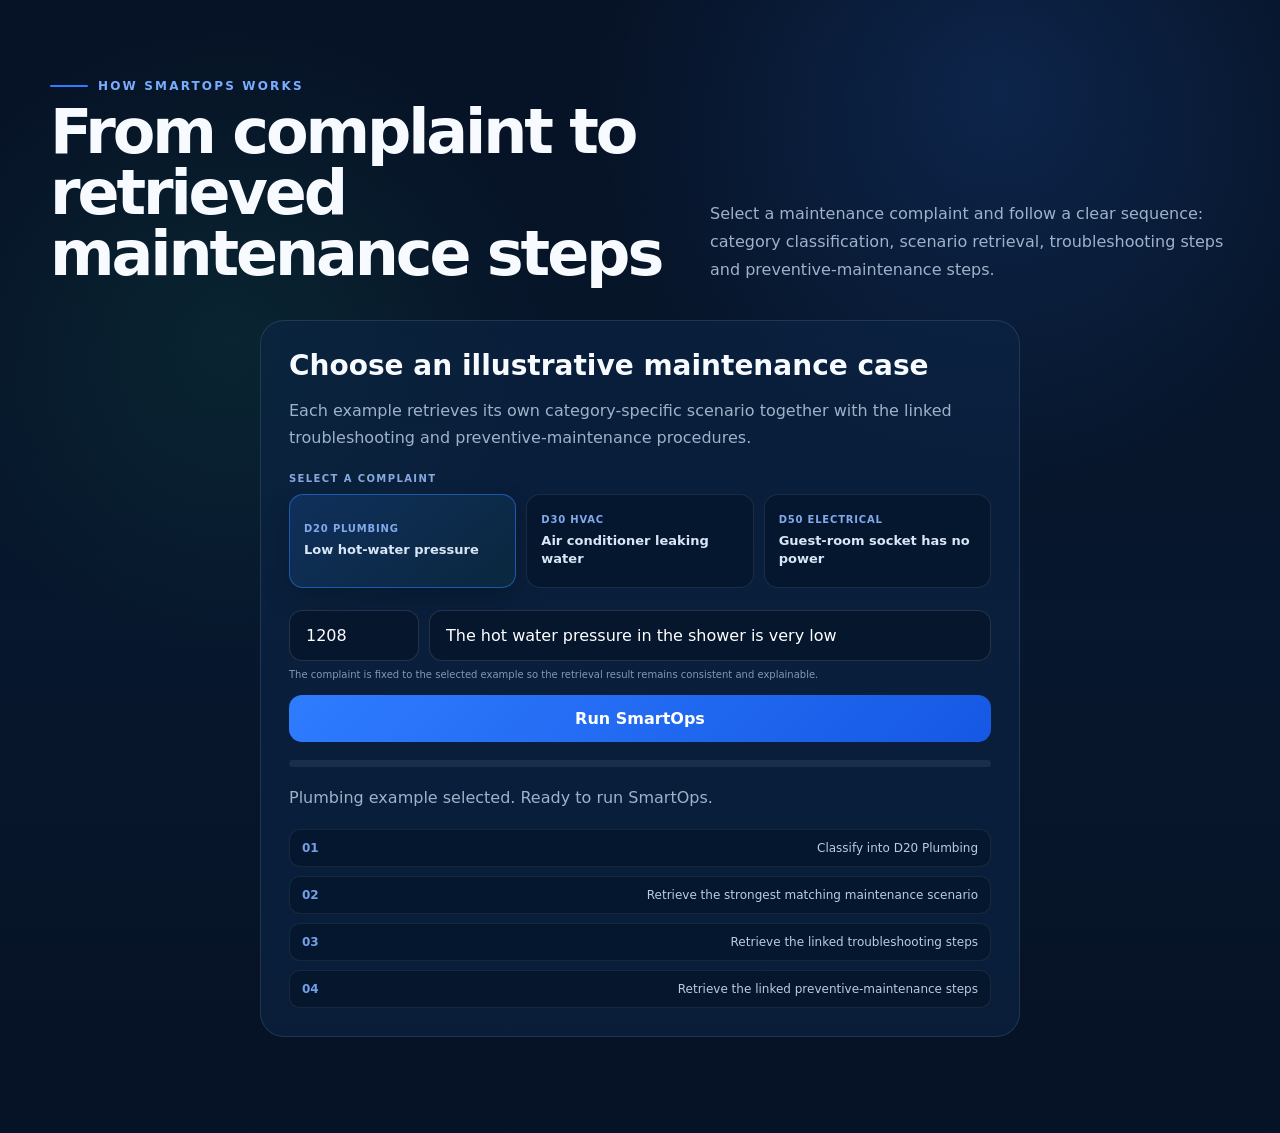
<file: presentation/smartops_how_it_works.html>
<!DOCTYPE html>
<html lang="en">
<head>
<meta charset="UTF-8" />
<meta name="viewport" content="width=device-width, initial-scale=1.0" />
<meta name="description" content="SmartOps AI — evidence-grounded maintenance intelligence powered by RAG-LLM." />
<title>SmartOps AI | Evidence-Grounded Maintenance Intelligence</title>

<style>
:root{
  --bg:#061225;
  --bg-2:#081a33;
  --panel:#0b2344;
  --panel-2:#0e2a50;
  --line:rgba(129,171,242,.17);
  --line-strong:rgba(129,171,242,.34);
  --text:#f7fbff;
  --muted:#9fb2ca;
  --blue:#2f7cff;
  --blue-light:#79adff;
  --green:#27c67a;
  --green-light:#8aefbd;
  --orange:#ff7043;
  --orange-light:#ffad91;
  --yellow:#ffc857;
  --shadow:0 28px 90px rgba(0,0,0,.34);
  --radius:24px;
}

*{box-sizing:border-box}
html{scroll-behavior:smooth}
body{
  margin:0;
  font-family:Inter,ui-sans-serif,system-ui,-apple-system,BlinkMacSystemFont,"Segoe UI",sans-serif;
  color:var(--text);
  background:
    radial-gradient(circle at 78% 8%, rgba(47,124,255,.17), transparent 28%),
    radial-gradient(circle at 18% 30%, rgba(39,198,122,.09), transparent 24%),
    linear-gradient(180deg,#061225 0%,#07172d 55%,#061225 100%);
  min-height:100vh;
  overflow-x:hidden;
}

body::before{
  content:"";
  position:fixed;
  inset:0;
  pointer-events:none;
  opacity:.22;
  background-image:
    linear-gradient(rgba(255,255,255,.018) 1px,transparent 1px),
    linear-gradient(90deg,rgba(255,255,255,.018) 1px,transparent 1px);
  background-size:40px 40px;
  mask-image:linear-gradient(to bottom,black,transparent 88%);
}

a{color:inherit;text-decoration:none}
button,input{font:inherit}
.container{width:min(1180px,calc(100% - 42px));margin:auto}

.nav{
  position:sticky;
  top:0;
  z-index:50;
  border-bottom:1px solid rgba(255,255,255,.07);
  background:rgba(6,18,37,.78);
  backdrop-filter:blur(18px);
}
.nav-inner{
  height:76px;
  display:flex;
  align-items:center;
  justify-content:space-between;
  gap:24px;
}
.brand{
  display:flex;
  align-items:center;
  gap:12px;
  font-size:18px;
  font-weight:850;
  letter-spacing:-.03em;
}
.brand-mark{
  width:38px;height:38px;border-radius:12px;
  display:grid;place-items:center;
  background:linear-gradient(145deg,var(--blue),#184fc8);
  box-shadow:0 12px 35px rgba(47,124,255,.30);
  color:white;font-weight:950;
}
.nav-links{display:flex;gap:28px;color:#c6d4e7;font-size:14px}
.nav-links a{position:relative}
.nav-links a::after{
  content:"";
  position:absolute;
  left:0;right:100%;bottom:-8px;
  height:2px;border-radius:4px;background:var(--blue);
  transition:.25s ease;
}
.nav-links a:hover{color:#fff}
.nav-links a:hover::after{right:0}
.primary-btn,.secondary-btn{
  display:inline-flex;
  align-items:center;
  justify-content:center;
  gap:10px;
  min-height:46px;
  border-radius:13px;
  padding:0 18px;
  font-weight:800;
  cursor:pointer;
  transition:.22s ease;
}
.primary-btn{
  color:white;
  border:0;
  background:linear-gradient(135deg,var(--blue),#1658de);
  box-shadow:0 13px 34px rgba(47,124,255,.24);
}
.primary-btn:hover{transform:translateY(-2px);box-shadow:0 18px 42px rgba(47,124,255,.31)}
.secondary-btn{
  border:1px solid rgba(255,255,255,.14);
  color:white;
  background:rgba(255,255,255,.035);
}
.secondary-btn:hover{background:rgba(255,255,255,.065);transform:translateY(-2px)}

.hero{
  min-height:720px;
  display:grid;
  grid-template-columns:1fr;
  gap:0;
  align-items:center;
  padding:76px 0 70px;
}
.kicker{
  display:inline-flex;align-items:center;gap:10px;
  color:var(--blue-light);
  font-size:12px;
  font-weight:900;
  letter-spacing:.18em;
  text-transform:uppercase;
}
.kicker::before{
  content:"";
  width:38px;height:2px;border-radius:3px;background:var(--blue);
}
h1{
  margin:20px 0 22px;
  font-size:clamp(52px,7vw,88px);
  line-height:.95;
  letter-spacing:-.06em;
}
h1 span{
  color:transparent;
  background:linear-gradient(90deg,#fff 0%,#9fc5ff 45%,#74eab0 100%);
  -webkit-background-clip:text;
  background-clip:text;
}
.hero-copy{
  max-width:680px;
  color:var(--muted);
  font-size:18px;
  line-height:1.75;
}
.hero-copy strong{color:white}
.hero-actions{display:flex;gap:14px;flex-wrap:wrap;margin-top:30px}
.hero-proof{
  display:grid;
  grid-template-columns:repeat(3,minmax(0,1fr));
  gap:12px;
  margin-top:34px;
}
.proof-card{
  padding:14px 15px;
  border-radius:14px;
  border:1px solid rgba(255,255,255,.09);
  background:rgba(10,31,60,.58);
}
.proof-card b{display:block;font-size:18px;margin-bottom:4px}
.proof-card span{font-size:12px;color:var(--muted)}

.command{
  position:relative;
  border:1px solid rgba(121,173,255,.24);
  border-radius:28px;
  background:linear-gradient(160deg,rgba(14,42,80,.93),rgba(5,18,37,.92));
  box-shadow:var(--shadow);
  padding:24px;
  overflow:hidden;
}
.command::before{
  content:"";
  position:absolute;inset:-1px;
  background:
    radial-gradient(circle at 85% 20%,rgba(47,124,255,.18),transparent 28%),
    linear-gradient(rgba(255,255,255,.028) 1px,transparent 1px),
    linear-gradient(90deg,rgba(255,255,255,.028) 1px,transparent 1px);
  background-size:auto,30px 30px,30px 30px;
  mask-image:linear-gradient(to bottom,black,transparent 88%);
  pointer-events:none;
}
.command-top{
  position:relative;z-index:1;
  display:flex;align-items:center;justify-content:space-between;
  margin-bottom:18px;
}
.command-title{font-weight:850}
.status{
  display:flex;align-items:center;gap:8px;
  color:var(--green-light);font-size:11px;font-weight:900;letter-spacing:.08em;
}
.status i{
  width:8px;height:8px;border-radius:50%;background:var(--green);
  box-shadow:0 0 0 7px rgba(39,198,122,.12);
  animation:pulse 1.7s infinite;
}
@keyframes pulse{50%{box-shadow:0 0 0 14px rgba(39,198,122,0)}}
.query{
  position:relative;z-index:1;
  border:1px solid rgba(255,255,255,.10);
  background:rgba(255,255,255,.05);
  border-radius:17px;
  padding:17px;
}
.label{
  color:#86a9df;
  font-size:10px;
  font-weight:900;
  letter-spacing:.16em;
  text-transform:uppercase;
  margin-bottom:7px;
}
.query p{margin:0;font-size:17px;font-weight:760}

.pipeline{
  position:relative;z-index:1;
  display:grid;
  grid-template-columns:repeat(4,1fr);
  gap:10px;
  margin-top:15px;
}
.pipeline-card{
  min-height:126px;
  display:flex;
  flex-direction:column;
  justify-content:space-between;
  padding:14px;
  border-radius:15px;
  border:1px solid rgba(255,255,255,.09);
  background:rgba(3,14,30,.64);
  position:relative;
}
.pipeline-card:not(:last-child)::after{
  content:"→";
  position:absolute;
  right:-12px;top:44%;
  color:#77a7f3;font-size:18px;z-index:2;
}
.pipeline-card .num{
  width:26px;height:26px;border-radius:50%;
  display:grid;place-items:center;
  font-size:11px;font-weight:950;
  background:rgba(47,124,255,.15);color:#a9c7ff;
}
.pipeline-card strong{font-size:13px}
.pipeline-card small{font-size:11px;line-height:1.35;color:var(--muted)}
.grounded-output{
  position:relative;z-index:1;
  margin-top:15px;
  border:1px solid rgba(39,198,122,.34);
  background:linear-gradient(135deg,rgba(39,198,122,.11),rgba(39,198,122,.035));
  border-radius:18px;padding:17px;
}
.output-head{
  display:flex;align-items:center;justify-content:space-between;gap:16px;
  margin-bottom:12px;
}
.output-head strong{color:#a1f1c8}
.output-badge{
  color:#9af0c3;
  border:1px solid rgba(39,198,122,.24);
  background:rgba(39,198,122,.10);
  border-radius:999px;padding:6px 9px;
  font-size:10px;font-weight:900;letter-spacing:.08em;
}
.output-grid{display:grid;grid-template-columns:1fr 1fr;gap:10px}
.output-box{
  border:1px solid rgba(255,255,255,.08);
  background:rgba(4,17,33,.42);
  border-radius:12px;padding:12px;
  color:#d9e4f1;font-size:12px;line-height:1.5;
}
.output-box b{display:block;color:white;margin-bottom:4px}

section{padding:92px 0}
.section-head{
  display:flex;justify-content:space-between;align-items:flex-end;gap:32px;
  margin-bottom:36px;
}
.section-head h2{
  margin:9px 0 0;
  font-size:clamp(38px,5.2vw,62px);
  line-height:.98;
  letter-spacing:-.05em;
}
.section-head p{
  max-width:520px;
  color:var(--muted);
  line-height:1.75;
  margin:0;
}

.rag-definition{
  display:grid;
  grid-template-columns:repeat(3,1fr);
  gap:18px;
}
.definition-card{
  position:relative;
  border:1px solid rgba(255,255,255,.10);
  background:linear-gradient(160deg,rgba(14,42,80,.72),rgba(8,24,47,.70));
  border-radius:22px;
  padding:26px;
  min-height:310px;
  overflow:hidden;
  transition:.25s ease;
}
.definition-card:hover{
  transform:translateY(-6px);
  border-color:rgba(121,173,255,.34);
  box-shadow:0 24px 50px rgba(0,0,0,.20);
}
.definition-card::after{
  content:"";
  position:absolute;
  width:170px;height:170px;border-radius:50%;
  right:-60px;bottom:-70px;
  background:radial-gradient(circle,rgba(47,124,255,.14),transparent 72%);
}
.definition-letter{
  font-size:54px;
  font-weight:950;
  line-height:1;
  color:rgba(255,255,255,.10);
  margin-bottom:30px;
}
.definition-card h3{font-size:24px;margin:0 0 10px}
.definition-card p{color:var(--muted);line-height:1.65;margin:0}
.definition-card .mini{
  display:inline-block;margin-top:22px;
  color:#a9c8ff;font-weight:800;font-size:12px;
  border:1px solid rgba(121,173,255,.18);
  background:rgba(47,124,255,.08);
  padding:8px 10px;border-radius:9px;
}

.architecture{
  border:1px solid rgba(255,255,255,.10);
  background:rgba(4,17,34,.52);
  border-radius:28px;
  padding:26px;
  box-shadow:var(--shadow);
}
.arch-row{
  display:grid;
  grid-template-columns:repeat(8,1fr);
  align-items:stretch;
  gap:10px;
}
.arch-step{
  min-height:170px;
  border-radius:16px;
  padding:15px;
  border:1px solid rgba(255,255,255,.09);
  background:rgba(11,35,68,.62);
  position:relative;
  display:flex;flex-direction:column;justify-content:space-between;
}
.arch-step:not(:last-child)::after{
  content:"→";
  position:absolute;right:-12px;top:44%;
  color:#6f9eea;z-index:3;
}
.arch-step .tag{
  font-size:10px;color:#85a6d5;font-weight:900;letter-spacing:.12em;
}
.arch-step h4{margin:12px 0 8px;font-size:14px;line-height:1.3}
.arch-step p{margin:0;color:var(--muted);font-size:11px;line-height:1.45}
.arch-step.gate{
  border-color:rgba(39,198,122,.27);
  background:linear-gradient(160deg,rgba(39,198,122,.08),rgba(11,35,68,.58));
}
.arch-step.llm{
  border-color:rgba(255,200,87,.28);
  background:linear-gradient(160deg,rgba(255,200,87,.07),rgba(11,35,68,.58));
}
.arch-note{
  margin-top:16px;
  border:1px solid rgba(255,255,255,.08);
  background:rgba(255,255,255,.025);
  border-radius:14px;padding:14px 16px;
  color:#bfd0e4;font-size:13px;line-height:1.6;
}


.comparison-shell{
  border:1px solid rgba(255,255,255,.09);
  background:
    radial-gradient(circle at 50% 5%,rgba(47,124,255,.08),transparent 28%),
    rgba(3,14,30,.48);
  border-radius:30px;
  padding:26px;
  box-shadow:0 30px 80px rgba(0,0,0,.26);
}

.comparison{
  display:grid;
  grid-template-columns:minmax(0,1fr) 78px minmax(0,1fr);
  gap:20px;
  align-items:stretch;
}

.compare-card{
  min-width:0;
  min-height:510px;
  padding:30px;
  border-radius:24px;
  display:flex;
  flex-direction:column;
  position:relative;
  overflow:hidden;
}

.compare-card::before{
  content:"";
  position:absolute;
  inset:0;
  pointer-events:none;
  background:
    radial-gradient(circle at 90% 4%,rgba(255,255,255,.06),transparent 26%),
    linear-gradient(rgba(255,255,255,.018) 1px,transparent 1px),
    linear-gradient(90deg,rgba(255,255,255,.018) 1px,transparent 1px);
  background-size:auto,32px 32px,32px 32px;
  mask-image:linear-gradient(to bottom,black,transparent 76%);
}

.compare-card.bad{
  border:1px solid rgba(255,112,67,.46);
  background:
    radial-gradient(circle at 18% 0%,rgba(255,112,67,.10),transparent 31%),
    linear-gradient(155deg,rgba(255,112,67,.055),rgba(8,24,47,.82));
}

.compare-card.good{
  border:1px solid rgba(39,198,122,.44);
  background:
    radial-gradient(circle at 18% 0%,rgba(39,198,122,.11),transparent 31%),
    linear-gradient(155deg,rgba(39,198,122,.06),rgba(8,24,47,.82));
}

.compare-header{
  position:relative;
  z-index:1;
  display:flex;
  align-items:flex-start;
  justify-content:space-between;
  gap:18px;
  margin-bottom:26px;
}

.compare-label{
  display:inline-flex;
  align-items:center;
  padding:8px 12px;
  border-radius:10px;
  font-size:12px;
  font-weight:950;
  letter-spacing:.02em;
}

.bad .compare-label{
  color:var(--orange-light);
  background:rgba(255,112,67,.11);
  border:1px solid rgba(255,112,67,.20);
}

.good .compare-label{
  color:var(--green-light);
  background:rgba(39,198,122,.11);
  border:1px solid rgba(39,198,122,.20);
}

.compare-card h3{
  position:relative;
  z-index:1;
  font-size:clamp(29px,3vw,42px);
  line-height:1.02;
  margin:0;
  letter-spacing:-.045em;
}

.compare-subtitle{
  position:relative;
  z-index:1;
  color:var(--muted);
  font-size:13px;
  line-height:1.55;
  margin:10px 0 0;
  max-width:470px;
}

.compare-flow{
  position:relative;
  z-index:1;
  display:grid;
  grid-template-columns:repeat(4,minmax(0,1fr));
  gap:14px;
  margin:6px 0 28px;
}

.compare-step{
  min-width:0;
  min-height:176px;
  border-radius:17px;
  padding:14px;
  border:1px solid rgba(132,166,214,.22);
  background:linear-gradient(160deg,rgba(16,40,73,.78),rgba(5,18,36,.74));
  display:flex;
  flex-direction:column;
  align-items:center;
  justify-content:space-between;
  text-align:center;
  position:relative;
  box-shadow:inset 0 1px 0 rgba(255,255,255,.025);
}

.bad .compare-step{
  border-color:rgba(255,112,67,.18);
}

.good .compare-step{
  border-color:rgba(39,198,122,.19);
}

.compare-step:not(:last-child)::after{
  content:"→";
  position:absolute;
  right:-13px;
  top:48%;
  transform:translateY(-50%);
  color:#a9bdd7;
  font-size:18px;
  font-weight:800;
  z-index:3;
}

.compare-step-number{
  align-self:flex-start;
  width:35px;
  height:35px;
  display:grid;
  place-items:center;
  border-radius:11px;
  font-size:12px;
  font-weight:950;
  letter-spacing:.04em;
}

.bad .compare-step-number{
  color:#ffc0ab;
  background:rgba(255,112,67,.11);
  border:1px solid rgba(255,112,67,.23);
}

.good .compare-step-number{
  color:#a4f1ca;
  background:rgba(39,198,122,.11);
  border:1px solid rgba(39,198,122,.23);
}

.compare-icon{
  width:54px;
  height:54px;
  display:grid;
  place-items:center;
  margin:6px auto 4px;
}

.compare-icon svg{
  width:48px;
  height:48px;
  fill:none;
  stroke:currentColor;
  stroke-width:1.8;
  stroke-linecap:round;
  stroke-linejoin:round;
}

.bad .compare-icon{color:var(--orange)}
.good .compare-icon{color:var(--green)}

.compare-step strong{
  display:block;
  min-height:34px;
  font-size:13px;
  line-height:1.3;
}

.compare-points{
  position:relative;
  z-index:1;
  margin-top:auto;
  padding-top:22px;
  border-top:1px solid rgba(255,255,255,.08);
  display:grid;
  gap:0;
}

.point{
  min-height:54px;
  display:flex;
  gap:14px;
  align-items:center;
  color:#d6e1ef;
  font-size:14px;
  line-height:1.45;
  border-bottom:1px solid rgba(255,255,255,.055);
}

.point:last-child{border-bottom:0}

.point i{
  width:28px;
  height:28px;
  border-radius:50%;
  display:grid;
  place-items:center;
  flex:0 0 auto;
  font-style:normal;
  font-weight:950;
  font-size:15px;
}

.bad .point i{
  color:var(--orange);
  background:rgba(255,112,67,.09);
  border:1px solid rgba(255,112,67,.20);
}

.good .point i{
  color:var(--green-light);
  background:rgba(39,198,122,.09);
  border:1px solid rgba(39,198,122,.20);
}

.vs{
  display:grid;
  place-items:center;
  position:relative;
}

.vs::before{
  content:"";
  position:absolute;
  top:9%;
  bottom:9%;
  width:1px;
  background:linear-gradient(transparent,rgba(121,173,255,.32),transparent);
}

.vs span{
  width:62px;
  height:62px;
  border-radius:50%;
  display:grid;
  place-items:center;
  border:2px solid #80aaed;
  background:#0c213f;
  font-size:17px;
  font-weight:950;
  box-shadow:
    0 0 0 8px rgba(47,124,255,.055),
    0 0 34px rgba(47,124,255,.23);
  position:relative;
  z-index:2;
}

.comparison-summary{
  margin-top:18px;
  display:grid;
  grid-template-columns:repeat(4,minmax(0,1fr));
  gap:10px;
}

.summary-pill{
  min-height:48px;
  display:flex;
  align-items:center;
  justify-content:center;
  gap:8px;
  border:1px solid rgba(121,173,255,.16);
  background:rgba(47,124,255,.055);
  border-radius:13px;
  color:#d5e4f7;
  font-size:12px;
  font-weight:850;
  text-align:center;
}

.summary-pill span{
  color:#72a7ff;
  font-size:16px;
}

@media(max-width:1080px){
  .comparison{
    grid-template-columns:1fr;
  }

  .vs{
    height:66px;
  }

  .vs::before{
    left:8%;
    right:8%;
    top:50%;
    bottom:auto;
    width:auto;
    height:1px;
    background:linear-gradient(90deg,transparent,rgba(121,173,255,.32),transparent);
  }
}

@media(max-width:760px){
  .comparison-shell{padding:14px}
  .compare-card{padding:22px;min-height:auto}
  .compare-flow{grid-template-columns:1fr 1fr}
  .compare-step:nth-child(2)::after{display:none}
  .comparison-summary{grid-template-columns:1fr 1fr}
}

@media(max-width:480px){
  .compare-flow{grid-template-columns:1fr}
  .compare-step{min-height:150px}
  .compare-step::after{display:none !important}
  .comparison-summary{grid-template-columns:1fr}
}

.parent-child{
  display:grid;
  grid-template-columns:.92fr 1.08fr;
  gap:24px;
}
.pc-copy,.pc-visual{
  border:1px solid rgba(255,255,255,.10);
  background:rgba(12,37,71,.60);
  border-radius:24px;padding:28px;
}
.pc-copy h3{font-size:32px;margin:0 0 14px;letter-spacing:-.035em}
.pc-copy p{color:var(--muted);line-height:1.7}
.pc-bullets{display:grid;gap:12px;margin-top:22px}
.pc-bullet{
  display:flex;gap:12px;align-items:flex-start;
  padding:12px;border-radius:12px;background:rgba(255,255,255,.028);
  border:1px solid rgba(255,255,255,.06);
}
.pc-bullet b{display:block;margin-bottom:3px}
.pc-bullet span{color:var(--muted);font-size:13px;line-height:1.5}
.tick{
  width:24px;height:24px;border-radius:50%;
  display:grid;place-items:center;flex:0 0 auto;
  background:rgba(39,198,122,.12);color:var(--green-light);font-weight:950;
}
.parent-box{
  border:1px solid rgba(121,173,255,.23);
  border-radius:16px;padding:18px;
  background:rgba(47,124,255,.07);
}
.parent-box .title{font-weight:900;margin-bottom:10px}
.parent-box ul{margin:0;padding-left:18px;color:#c7d5e5;line-height:1.7;font-size:13px}
.link-line{
  width:2px;height:34px;background:linear-gradient(var(--blue),var(--green));
  margin:0 auto;
}
.child-grid{display:grid;grid-template-columns:1fr 1fr;gap:12px}
.child-box{
  border:1px solid rgba(39,198,122,.22);
  background:rgba(39,198,122,.065);
  border-radius:15px;padding:16px;
}
.child-box b{display:block;color:#a2efc8;margin-bottom:8px}
.child-box ul{margin:0;padding-left:17px;color:#c8d5e4;line-height:1.6;font-size:12px}
.return-box{
  margin-top:14px;border-radius:13px;padding:14px;
  text-align:center;
  background:linear-gradient(135deg,rgba(47,124,255,.13),rgba(39,198,122,.11));
  border:1px solid rgba(121,173,255,.20);
  font-weight:850;
}

.governance-grid{
  display:grid;grid-template-columns:repeat(4,1fr);gap:16px;
}
.gov-card{
  min-height:235px;
  border:1px solid rgba(255,255,255,.09);
  background:rgba(12,37,71,.58);
  border-radius:20px;padding:24px;
}
.gov-card .gov-num{
  color:#83adf1;font-size:12px;font-weight:950;letter-spacing:.12em;margin-bottom:28px;
}
.gov-card h3{font-size:21px;margin:0 0 10px}
.gov-card p{color:var(--muted);line-height:1.6;font-size:14px;margin:0}

.business-grid{
  display:grid;grid-template-columns:repeat(3,1fr);gap:16px;
}
.value-card{
  border:1px solid rgba(255,255,255,.10);
  background:linear-gradient(160deg,rgba(14,42,80,.70),rgba(8,24,47,.68));
  border-radius:20px;padding:25px;min-height:220px;
}
.value-card .value-top{
  color:#84aaf0;font-size:11px;font-weight:900;letter-spacing:.13em;text-transform:uppercase;
}
.value-card h3{font-size:23px;margin:16px 0 10px}
.value-card p{color:var(--muted);line-height:1.65;margin:0}

.demo{
  display:grid;
  grid-template-columns:1fr;
  gap:24px;
}
.demo.has-result{grid-template-columns:.88fr 1.12fr}
.demo-panel,.result-panel{
  border:1px solid rgba(255,255,255,.10);
  border-radius:24px;
  background:rgba(12,37,71,.60);
  padding:28px;
}
.demo:not(.has-result) .demo-panel{width:min(760px,100%);margin:0 auto}
.result-panel{display:none}
.demo.has-result .result-panel{
  display:block;
  animation:reveal .55s cubic-bezier(.2,.8,.2,1) both;
}
@keyframes reveal{
  from{opacity:0;transform:translateY(18px) scale(.985)}
  to{opacity:1;transform:translateY(0) scale(1)}
}
.demo-panel h3,.result-panel h3{font-size:28px;margin:0 0 8px}
.demo-panel p,.result-panel p{color:var(--muted);line-height:1.65}
.input-wrap{margin-top:22px}
input{
  width:100%;
  border:1px solid rgba(255,255,255,.12);
  background:#06162d;color:white;
  padding:15px 16px;border-radius:13px;outline:none;
}
input:focus{border-color:var(--blue)}
.run{
  width:100%;margin-top:12px;border:0;border-radius:13px;padding:14px;
  background:linear-gradient(135deg,var(--blue),#1558e4);
  color:white;font-weight:900;cursor:pointer;
}
.progress{
  height:7px;border-radius:99px;background:rgba(255,255,255,.07);
  overflow:hidden;margin:18px 0;
}
.progress i{
  display:block;height:100%;width:0;
  background:linear-gradient(90deg,var(--blue),var(--green));
  transition:width 1s ease;
}
.stage-list{display:grid;gap:9px;margin-top:18px}
.stage{
  display:flex;justify-content:space-between;gap:12px;
  border:1px solid rgba(255,255,255,.07);
  background:rgba(4,17,34,.46);
  padding:11px 12px;border-radius:11px;
  color:#bccbe0;font-size:12px;
}
.stage b{color:#729fe7}
.result-list{display:grid;gap:10px;margin-top:18px}
.result-row{
  display:flex;justify-content:space-between;gap:18px;
  padding:13px 14px;border-radius:12px;
  border:1px solid rgba(255,255,255,.08);
  background:rgba(4,17,34,.49);
  color:#dbe5f1;font-size:13px;
}
.result-row span:first-child{color:#8fa6c4}
.result-row b{color:#9cf0c4;text-align:right}
.result-guidance{
  margin-top:14px;
  display:grid;grid-template-columns:1fr 1fr;gap:10px;
}
.guidance-box{
  border:1px solid rgba(39,198,122,.18);
  background:rgba(39,198,122,.06);
  border-radius:13px;padding:13px;
  color:#d8e6f2;font-size:12px;line-height:1.55;
}
.guidance-box b{display:block;color:#9cf0c4;margin-bottom:4px}

.cta-band{
  border:1px solid rgba(121,173,255,.20);
  background:
    radial-gradient(circle at 15% 50%,rgba(47,124,255,.18),transparent 30%),
    radial-gradient(circle at 80% 50%,rgba(39,198,122,.13),transparent 28%),
    rgba(11,35,68,.72);
  border-radius:28px;padding:42px;
  display:flex;justify-content:space-between;align-items:center;gap:32px;
}
.cta-band h2{font-size:42px;margin:0 0 10px;letter-spacing:-.045em}
.cta-band p{margin:0;color:var(--muted);line-height:1.7}
.footer{
  margin-top:92px;
  border-top:1px solid rgba(255,255,255,.08);
  padding:34px 0 44px;color:#7f94af;font-size:13px;
}
.footer-inner{display:flex;justify-content:space-between;gap:20px;flex-wrap:wrap}

@media(max-width:1080px){
  .hero{grid-template-columns:1fr}
  .hero{padding-top:58px}
  .architecture .arch-row{grid-template-columns:repeat(4,1fr)}
  .arch-step:nth-child(4)::after{display:none}
  .rag-definition,.governance-grid{grid-template-columns:1fr 1fr}
}
@media(max-width:920px){
  .parent-child,.demo.has-result{grid-template-columns:1fr}
  .comparison{grid-template-columns:1fr}
  .vs{height:52px}
  .business-grid{grid-template-columns:1fr 1fr}
}
@media(max-width:700px){
  .container{width:min(100% - 24px,1180px)}
  .nav-links{display:none}
  h1{font-size:54px}
  .hero-proof,.rag-definition,.governance-grid,.business-grid{grid-template-columns:1fr}
  .pipeline,.output-grid,.child-grid,.result-guidance{grid-template-columns:1fr}
  .pipeline-card::after{display:none}
  .section-head{display:block}
  .architecture .arch-row{grid-template-columns:1fr 1fr}
  .arch-step::after{display:none}
  .compare-flow{grid-template-columns:1fr 1fr}
  .cta-band{display:block}
  .cta-band .primary-btn{margin-top:22px}
}


/* ===== V3: RAG explanation, business impact and retrieval trace ===== */
.meaning-shell{display:grid;grid-template-columns:.92fr 1.08fr;gap:24px}
.meaning-copy,.meaning-visual{padding:28px;border:1px solid rgba(255,255,255,.10);border-radius:24px;background:rgba(12,37,71,.60)}
.meaning-copy h3{font-size:34px;margin:0 0 14px;letter-spacing:-.04em}
.meaning-copy p{margin:0;color:var(--muted);line-height:1.75}
.meaning-quote{margin-top:22px;padding:18px;border-left:3px solid var(--blue);border-radius:0 14px 14px 0;color:#dbe8f8;background:rgba(47,124,255,.08);line-height:1.65;font-weight:750}
.meaning-list{display:grid;gap:12px;margin-top:20px}
.meaning-item{display:flex;gap:12px;align-items:flex-start;padding:12px;border:1px solid rgba(255,255,255,.065);border-radius:12px;background:rgba(255,255,255,.025)}
.meaning-item i{width:25px;height:25px;border-radius:50%;display:grid;place-items:center;flex:0 0 auto;font-style:normal;font-weight:950;color:var(--green-light);background:rgba(39,198,122,.11)}
.meaning-item b{display:block;margin-bottom:3px}.meaning-item span{color:var(--muted);font-size:13px;line-height:1.5}
.control-stack{display:grid;gap:12px}
.control-row{display:grid;grid-template-columns:58px 1fr auto;gap:14px;align-items:center;padding:14px;border:1px solid rgba(255,255,255,.08);border-radius:14px;background:rgba(4,17,34,.46)}
.control-num{width:46px;height:46px;border-radius:13px;display:grid;place-items:center;font-weight:950;color:#a9c8ff;background:rgba(47,124,255,.10)}
.control-row h4{margin:0 0 4px;font-size:15px}.control-row p{margin:0;color:var(--muted);font-size:12px;line-height:1.45}
.control-tag{padding:7px 9px;border-radius:999px;color:#9cf0c4;background:rgba(39,198,122,.09);border:1px solid rgba(39,198,122,.20);font-size:10px;font-weight:900}
.value-ribbon{margin-top:20px;padding:11px;border:1px solid rgba(39,198,122,.15);border-radius:11px;color:#a4efc9;background:rgba(39,198,122,.055);font-size:12px;font-weight:800}

.demo.has-result{grid-template-columns:.82fr 1.18fr}
.form-grid{display:grid;grid-template-columns:130px 1fr;gap:10px;margin-top:22px}
.stage.active{border-color:rgba(47,124,255,.28);color:#fff;background:rgba(47,124,255,.08)}
.stage.done b{color:var(--green-light)}
.stage.done::after{content:'✓';color:var(--green-light);font-weight:950}
.trace-top{display:flex;justify-content:space-between;gap:18px;align-items:flex-start;margin-bottom:18px}
.case-meta{color:#84a9df;font-size:11px;font-weight:900;letter-spacing:.1em;text-transform:uppercase}
.pipeline-status{padding:8px 10px;border:1px solid rgba(255,200,87,.24);border-radius:999px;color:#ffd889;background:rgba(255,200,87,.09);font-size:10px;font-weight:950;letter-spacing:.06em;white-space:nowrap}.pipeline-status.approved{border-color:rgba(39,198,122,.28);color:#9cf0c4;background:rgba(39,198,122,.10)}
.trace-grid{display:grid;grid-template-columns:repeat(3,1fr);gap:10px}
.trace-card{min-height:100px;padding:13px;border:1px solid rgba(255,255,255,.08);border-radius:13px;background:rgba(4,17,34,.49)}
.trace-card span{display:block;margin-bottom:7px;color:#8fa6c4;font-size:10px;font-weight:900;letter-spacing:.08em;text-transform:uppercase}
.trace-card b{display:block;color:#fff;font-size:13px;line-height:1.45}
.trace-card small{display:block;margin-top:5px;color:var(--muted);font-size:10px;line-height:1.4}
.trace-card.highlight{border-color:rgba(39,198,122,.20);background:rgba(39,198,122,.055)}
.trace-card.warning{border-color:rgba(255,200,87,.22);background:rgba(255,200,87,.055)}
.evidence-title{margin:20px 0 10px;color:#88abe0;font-size:11px;font-weight:900;letter-spacing:.11em;text-transform:uppercase}
.evidence-grid{display:grid;grid-template-columns:1fr 1fr;gap:10px}
.evidence-box{padding:14px;border:1px solid rgba(39,198,122,.18);border-radius:13px;color:#d8e6f2;background:rgba(39,198,122,.06);font-size:12px;line-height:1.6}
.evidence-box b{display:block;margin-bottom:5px;color:#9cf0c4}
.decision-grid{display:grid;grid-template-columns:1fr 1fr 1fr;gap:10px;margin-top:10px}
.decision-card{padding:13px;border:1px solid rgba(255,255,255,.08);border-radius:12px;background:rgba(4,17,34,.49)}
.decision-card span{display:block;margin-bottom:5px;color:#8fa6c4;font-size:10px;font-weight:900;text-transform:uppercase}.decision-card b{font-size:12px}
.decision-card.hitl{border-color:rgba(255,200,87,.24);background:rgba(255,200,87,.055)}
.decision-card.blocked{border-color:rgba(255,93,104,.22);background:rgba(255,93,104,.055)}
.decision-card.approved{border-color:rgba(39,198,122,.24);background:rgba(39,198,122,.060)}
.decision-card.hitl b{color:#ffd889}.decision-card.blocked b{color:#ff9aa2}.decision-card.approved b{color:#9cf0c4}
.insight{margin-top:14px;padding:15px;border-left:3px solid var(--yellow);border-radius:0 13px 13px 0;color:#dce7f4;background:rgba(255,200,87,.07);font-size:12px;line-height:1.65}
.review-reasons{display:flex;flex-wrap:wrap;gap:7px;margin-top:12px}
.reason-chip{padding:7px 9px;border:1px solid rgba(255,200,87,.18);border-radius:999px;color:#e8c979;background:rgba(255,200,87,.045);font-size:10px;font-weight:800}.reason-chip.success{border-color:rgba(39,198,122,.20);color:#9cf0c4;background:rgba(39,198,122,.055)}
.audit-toggle{width:100%;margin-top:14px;padding:11px;border:1px solid rgba(121,173,255,.16);border-radius:11px;color:#bfd5f4;background:rgba(47,124,255,.055);font-weight:850;cursor:pointer}
.audit{display:none;margin-top:10px;padding:14px;overflow:auto;border:1px solid rgba(255,255,255,.08);border-radius:12px;color:#b9cae0;background:#041126;font-family:ui-monospace,SFMono-Regular,Menlo,Monaco,Consolas,monospace;font-size:11px;line-height:1.55;white-space:pre-wrap}
.audit.open{display:block}
@media(max-width:1080px){.meaning-shell,.demo.has-result{grid-template-columns:1fr}}
@media(max-width:900px){.trace-grid{grid-template-columns:1fr 1fr}}
@media(max-width:760px){.form-grid,.trace-grid,.evidence-grid,.decision-grid{grid-template-columns:1fr}.trace-top{display:block}.pipeline-status{display:inline-block;margin-top:10px}}


.story-strip{
  padding:0 0 24px;
}
.story-track{
  display:grid;
  grid-template-columns:repeat(5,minmax(0,1fr));
  gap:10px;
  padding:14px;
  border:1px solid rgba(121,173,255,.15);
  border-radius:18px;
  background:rgba(11,35,68,.56);
}
.story-step{
  min-height:72px;
  display:flex;
  align-items:center;
  gap:12px;
  padding:12px;
  border-radius:13px;
  border:1px solid rgba(255,255,255,.06);
  background:rgba(4,17,34,.38);
}
.story-step b{
  width:30px;height:30px;border-radius:9px;
  display:grid;place-items:center;
  flex:0 0 auto;
  color:#a9c8ff;
  background:rgba(47,124,255,.10);
  font-size:11px;
}
.story-step span{
  color:#d8e5f5;
  font-size:12px;
  font-weight:800;
  line-height:1.35;
}
.difference-grid{
  display:grid;
  grid-template-columns:repeat(4,1fr);
  gap:16px;
}
.difference-card{
  min-height:250px;
  padding:24px;
  border:1px solid rgba(255,255,255,.09);
  border-radius:20px;
  background:linear-gradient(160deg,rgba(14,42,80,.70),rgba(8,24,47,.68));
}
.difference-card .difference-num{
  color:#83adf1;
  font-size:11px;
  font-weight:950;
  letter-spacing:.12em;
  margin-bottom:26px;
}
.difference-card h3{
  margin:0 0 10px;
  font-size:21px;
}
.difference-card p{
  margin:0;
  color:var(--muted);
  line-height:1.62;
  font-size:14px;
}
.sales-highlight{
  margin-top:18px;
  padding:16px 18px;
  border-left:3px solid var(--green);
  border-radius:0 14px 14px 0;
  color:#d9e8f6;
  background:rgba(39,198,122,.07);
  line-height:1.65;
  font-weight:750;
}
@media(max-width:900px){
  .story-track,.difference-grid{grid-template-columns:1fr 1fr}
}
@media(max-width:560px){
  .story-track,.difference-grid{grid-template-columns:1fr}
}

.simple-pair{display:grid;grid-template-columns:1fr 1fr;gap:20px}
.simple-card{min-height:320px;padding:28px;border:1px solid rgba(255,255,255,.10);border-radius:22px;background:linear-gradient(160deg,rgba(14,42,80,.72),rgba(8,24,47,.70))}
.simple-card h3{margin:0 0 12px;font-size:30px;letter-spacing:-.04em}
.simple-card>p{margin:0;color:var(--muted);line-height:1.72}
.simple-list{display:grid;gap:10px;margin-top:22px}
.simple-item{display:flex;gap:11px;align-items:flex-start;padding:11px;border:1px solid rgba(255,255,255,.06);border-radius:11px;background:rgba(255,255,255,.025)}
.simple-item i{width:23px;height:23px;border-radius:50%;display:grid;place-items:center;flex:0 0 auto;font-style:normal;font-weight:950;color:#a9c8ff;background:rgba(47,124,255,.10)}
.simple-item b{display:block;margin-bottom:2px}.simple-item span{color:var(--muted);font-size:13px;line-height:1.45}
.analogy{margin-top:18px;padding:15px 17px;border-left:3px solid var(--blue);border-radius:0 13px 13px 0;color:#dce9f7;background:rgba(47,124,255,.07);line-height:1.62;font-weight:750}
.how-grid{display:grid;grid-template-columns:repeat(5,1fr);gap:13px}
.how-card{position:relative;min-height:220px;padding:21px;border:1px solid rgba(255,255,255,.09);border-radius:19px;background:linear-gradient(160deg,rgba(14,42,80,.70),rgba(8,24,47,.68))}
.how-card:not(:last-child)::after{content:"→";position:absolute;right:-13px;top:46%;color:#7faaf0;font-size:19px;z-index:2}
.how-num{width:36px;height:36px;border-radius:11px;display:grid;place-items:center;color:#a9c8ff;background:rgba(47,124,255,.11);font-size:12px;font-weight:950}
.how-card h3{margin:25px 0 9px;font-size:18px}.how-card p{margin:0;color:var(--muted);font-size:13px;line-height:1.55}.how-card strong{display:block;margin-top:17px;color:#9cf0c4;font-size:10px;letter-spacing:.06em}
.trust-grid{display:grid;grid-template-columns:repeat(3,1fr);gap:16px}
.trust-card{min-height:245px;padding:24px;border:1px solid rgba(255,255,255,.09);border-radius:20px;background:linear-gradient(160deg,rgba(14,42,80,.70),rgba(8,24,47,.68))}
.trust-card small{display:block;margin-bottom:26px;color:#83adf1;font-weight:950;letter-spacing:.12em}.trust-card h3{margin:0 0 10px;font-size:21px}.trust-card p{margin:0;color:var(--muted);line-height:1.62}
.faq{display:grid;gap:10px}.faq details{border:1px solid rgba(255,255,255,.09);border-radius:15px;background:rgba(11,35,68,.58);overflow:hidden}.faq summary{cursor:pointer;padding:18px 20px;font-weight:850;list-style:none}.faq summary::-webkit-details-marker{display:none}.faq summary::after{content:"+";float:right;color:#7faaf0;font-size:20px}.faq details[open] summary::after{content:"–"}.faq p{margin:0;padding:0 20px 20px;color:var(--muted);line-height:1.7;font-size:14px}
@media(max-width:1000px){.how-grid{grid-template-columns:1fr 1fr}.how-card::after{display:none}}
@media(max-width:850px){.simple-pair,.trust-grid{grid-template-columns:1fr}}
@media(max-width:560px){.how-grid{grid-template-columns:1fr}}



/* ===== V10: selectable business-facing retrieval examples ===== */
.scenario-label{
  margin-top:22px;
  color:#86a9df;
  font-size:10px;
  font-weight:900;
  letter-spacing:.14em;
  text-transform:uppercase;
}
.scenario-picker{
  display:grid;
  grid-template-columns:repeat(3,minmax(0,1fr));
  gap:10px;
  margin-top:10px;
}
.scenario-option{
  min-height:94px;
  padding:14px;
  border:1px solid rgba(255,255,255,.09);
  border-radius:14px;
  color:#d9e6f5;
  background:rgba(4,17,34,.46);
  text-align:left;
  cursor:pointer;
  transition:.2s ease;
}
.scenario-option:hover{
  transform:translateY(-2px);
  border-color:rgba(121,173,255,.30);
  background:rgba(47,124,255,.07);
}
.scenario-option.active{
  border-color:rgba(47,124,255,.55);
  background:linear-gradient(145deg,rgba(47,124,255,.16),rgba(39,198,122,.06));
  box-shadow:0 12px 28px rgba(0,0,0,.18);
}
.scenario-option small{
  display:block;
  color:#81a9ec;
  font-size:10px;
  font-weight:900;
  letter-spacing:.08em;
  margin-bottom:7px;
}
.scenario-option b{
  display:block;
  font-size:13px;
  line-height:1.4;
}
.readonly-note{
  margin-top:7px;
  color:#8298b5;
  font-size:10px;
  line-height:1.45;
}
.result-action-grid{
  display:grid;
  grid-template-columns:1fr 1fr;
  gap:10px;
  margin-top:10px;
}
.result-action{
  padding:15px;
  border:1px solid rgba(39,198,122,.18);
  border-radius:13px;
  color:#d8e6f2;
  background:rgba(39,198,122,.06);
  font-size:12px;
  line-height:1.6;
}
.result-action b{
  display:block;
  margin-bottom:5px;
  color:#9cf0c4;
}
.business-status{
  margin-top:12px;
  display:grid;
  grid-template-columns:repeat(3,1fr);
  gap:10px;
}
.business-status .decision-card b{font-size:12px}
@media(max-width:760px){
  .scenario-picker,.result-action-grid,.business-status{grid-template-columns:1fr}
}


/* ===== V11: category-to-governance SmartOps workflow ===== */
.workflow-note{
  margin-top:16px;
  padding:13px 15px;
  border-left:3px solid var(--blue);
  border-radius:0 12px 12px 0;
  color:#dce8f7;
  background:rgba(47,124,255,.07);
  font-size:12px;
  line-height:1.6;
}
.retrieval-journey{
  display:grid;
  grid-template-columns:repeat(6,minmax(0,1fr));
  gap:9px;
  margin:18px 0 4px;
}
.journey-step{
  position:relative;
  min-height:90px;
  padding:12px;
  border:1px solid rgba(121,173,255,.16);
  border-radius:13px;
  background:rgba(47,124,255,.045);
}
.journey-step:not(:last-child)::after{
  content:"→";
  position:absolute;
  right:-9px;
  top:43%;
  z-index:2;
  color:#7faaf0;
  font-weight:900;
}
.journey-step small{
  display:block;
  margin-bottom:8px;
  color:#7fa9ea;
  font-size:9px;
  font-weight:950;
  letter-spacing:.09em;
  text-transform:uppercase;
}
.journey-step b{
  display:block;
  color:#eef6ff;
  font-size:11px;
  line-height:1.42;
}
.governance-title{
  margin:20px 0 10px;
  color:#88abe0;
  font-size:11px;
  font-weight:900;
  letter-spacing:.11em;
  text-transform:uppercase;
}
.gate-grid{
  display:grid;
  grid-template-columns:1fr 1fr 1fr;
  gap:10px;
}
.gate-card{
  min-height:176px;
  padding:15px;
  border:1px solid rgba(255,255,255,.09);
  border-radius:14px;
  background:rgba(4,17,34,.49);
}
.gate-card.approved{
  border-color:rgba(39,198,122,.24);
  background:rgba(39,198,122,.055);
}
.gate-card.review{
  border-color:rgba(255,200,87,.27);
  background:rgba(255,200,87,.06);
}
.gate-card .gate-top{
  display:flex;
  align-items:center;
  justify-content:space-between;
  gap:12px;
  margin-bottom:13px;
}
.gate-card .gate-label{
  color:#88a6cc;
  font-size:9px;
  font-weight:950;
  letter-spacing:.10em;
  text-transform:uppercase;
}
.gate-badge{
  padding:6px 8px;
  border-radius:999px;
  border:1px solid rgba(39,198,122,.22);
  color:#9cf0c4;
  background:rgba(39,198,122,.09);
  font-size:9px;
  font-weight:950;
  letter-spacing:.05em;
}
.gate-card.review .gate-badge{
  border-color:rgba(255,200,87,.24);
  color:#ffd889;
  background:rgba(255,200,87,.09);
}
.gate-card h4{
  margin:0 0 8px;
  font-size:16px;
}
.gate-card p{
  margin:0;
  color:var(--muted);
  font-size:11px;
  line-height:1.55;
}
.release-summary{
  margin-top:12px;
  display:flex;
  justify-content:space-between;
  gap:18px;
  align-items:center;
  padding:14px 15px;
  border:1px solid rgba(39,198,122,.20);
  border-radius:13px;
  background:rgba(39,198,122,.055);
}
.release-summary.review{
  border-color:rgba(255,200,87,.24);
  background:rgba(255,200,87,.06);
}
.release-summary span{
  color:#91a8c4;
  font-size:10px;
  font-weight:900;
  letter-spacing:.08em;
  text-transform:uppercase;
}
.release-summary b{
  color:#9cf0c4;
  text-align:right;
  font-size:13px;
}
.release-summary.review b{color:#ffd889}
@media(max-width:980px){
  .retrieval-journey{grid-template-columns:repeat(3,1fr)}
  .journey-step:nth-child(3)::after{display:none}
}
@media(max-width:760px){
  .gate-grid{grid-template-columns:1fr}
  .retrieval-journey{grid-template-columns:1fr 1fr}
  .journey-step:nth-child(even)::after{display:none}
  .release-summary{display:block}
  .release-summary b{display:block;margin-top:7px;text-align:left}
}
@media(max-width:480px){
  .retrieval-journey{grid-template-columns:1fr}
  .journey-step::after{display:none !important}
}

/* ===== V12: simplified numbered retrieval sequence ===== */
.retrieval-sequence{
  display:grid;
  gap:12px;
  margin:18px 0;
}
.retrieval-step{
  display:grid;
  grid-template-columns:46px 1fr;
  gap:15px;
  padding:17px;
  border:1px solid rgba(121,173,255,.16);
  border-radius:15px;
  background:rgba(4,17,34,.46);
}
.retrieval-step.evidence-step{
  border-color:rgba(39,198,122,.20);
  background:rgba(39,198,122,.045);
}
.retrieval-step-number{
  width:42px;
  height:42px;
  display:grid;
  place-items:center;
  border-radius:12px;
  color:#b8d1ff;
  background:rgba(47,124,255,.12);
  border:1px solid rgba(121,173,255,.20);
  font-weight:950;
}
.evidence-step .retrieval-step-number{
  color:#a4efc9;
  background:rgba(39,198,122,.11);
  border-color:rgba(39,198,122,.22);
}
.retrieval-step-content>span{
  display:block;
  margin-bottom:5px;
  color:#84a9df;
  font-size:10px;
  font-weight:900;
  letter-spacing:.09em;
  text-transform:uppercase;
}
.retrieval-step-content h4{
  margin:0 0 6px;
  font-size:18px;
}
.retrieval-step-content p{
  margin:0;
  color:var(--muted);
  font-size:12px;
  line-height:1.6;
}
.procedure-list{
  margin:10px 0 0;
  padding-left:22px;
  color:#d9e6f4;
}
.procedure-list li{
  padding:5px 0 5px 5px;
  line-height:1.55;
  font-size:13px;
}
.compact-context{
  grid-template-columns:repeat(3,1fr);
}
@media(max-width:760px){
  .retrieval-step{grid-template-columns:40px 1fr;padding:14px}
  .retrieval-step-number{width:36px;height:36px}
  .compact-context{grid-template-columns:1fr}
}


/* ===== V14: compact trace-integrated procedures ===== */
.trace-card.procedure-card{
  grid-column:1 / -1;
  min-height:auto;
  padding:17px;
  border-color:rgba(39,198,122,.20);
  background:rgba(39,198,122,.045);
}
.trace-card.procedure-card .procedure-list{
  margin-top:10px;
}
.trace-card .short-id{
  font-family:ui-monospace,SFMono-Regular,Menlo,Monaco,Consolas,monospace;
  overflow-wrap:anywhere;
}



/* Embedded exact How SmartOps Works section only */
html, body {
  min-height: 0 !important;
}
body {
  overflow-x: hidden !important;
}

/* The original page wraps #demo inside <main>. Keep main visible,
   then hide its sibling sections instead of hiding the whole main. */
body > header,
body > footer,
body > .nav {
  display: none !important;
}
body > main {
  display: block !important;
}
body > main > *:not(#demo) {
  display: none !important;
}

#demo {
  display: block !important;
  min-height: 100vh;
  padding: 72px 0 96px !important;
  margin: 0 !important;
}
#demo .container {
  width: min(1180px, calc(100% - 42px));
}
@media (max-width: 760px) {
  #demo { padding: 48px 0 72px !important; }
}

</style>

<style>
.trace-card:not(.procedure-card){min-height:62px!important;grid-template-columns:170px minmax(0,1fr)!important;column-gap:20px!important;row-gap:3px!important;padding:12px 18px!important}.trace-card:not(.procedure-card)>span{font-size:11px!important}.trace-card:not(.procedure-card)>b{font-size:15px!important;line-height:1.3!important}.trace-card:not(.procedure-card)>small{font-size:10px!important;line-height:1.4!important}
</style>
</head>

<body>
<header class="nav">
  <div class="container nav-inner">
    <a class="brand" href="#">
      <span>SmartOps AI</span>
    </a>

    <nav class="nav-links">
      <a href="#llm">What is an LLM?</a>
      <a href="#rag">What is RAG?</a>
      <a href="#demo">How it works</a>
      <a href="#why">Why it matters</a>
      <a href="#demo">See it work</a>
    </nav>

    <a class="primary-btn" href="#demo">Run SmartOps</a>
  </div>
</header>

<main>
  <section class="container hero">
    <div>
      <div class="kicker">A practical guide to RAG-LLM</div>
      <h1>What is <span>RAG-LLM?</span></h1>
      <p class="hero-copy">
        A large language model understands and generates language.
        RAG connects that model to trusted external knowledge before it answers.
        Together, they produce responses that are more relevant, explainable and grounded in evidence.
      </p>
      <div class="hero-actions">
        <a class="primary-btn" href="#llm">Start the explanation</a>
        <a class="secondary-btn" href="#demo">See a real example</a>
      </div>
      <div class="hero-proof">
        <div class="proof-card"><b>LLM</b><span>Understands and writes</span></div>
        <div class="proof-card"><b>RAG</b><span>Finds trusted evidence</span></div>
        <div class="proof-card"><b>RAG-LLM</b><span>Answers using that evidence</span></div>
      </div>
    </div>
  </section>

  <div class="container story-strip">
    <div class="story-track">
      <div class="story-step"><b>01</b><span>What is an LLM?</span></div>
      <div class="story-step"><b>02</b><span>What is RAG?</span></div>
      <div class="story-step"><b>03</b><span>How do they work together?</span></div>
      <div class="story-step"><b>04</b><span>Why does it matter?</span></div>
      <div class="story-step"><b>05</b><span>See a real retrieval</span></div>
    </div>
  </div>


  <section id="llm">
    <div class="container">
      <div class="section-head">
        <div><div class="kicker">Part one</div><h2>What is an LLM?</h2></div>
        <p>An LLM, or large language model, is an AI system trained to understand and generate human language.</p>
      </div>
      <div class="simple-pair">
        <article class="simple-card">
          <h3>What it does well</h3>
          <p>It recognises language patterns and turns information into natural, readable responses.</p>
          <div class="simple-list">
            <div class="simple-item"><i>✓</i><div><b>Understands questions</b><span>Interprets informal wording and user intent.</span></div></div>
            <div class="simple-item"><i>✓</i><div><b>Generates clear language</b><span>Explains information in a useful form.</span></div></div>
            <div class="simple-item"><i>✓</i><div><b>Structures answers</b><span>Creates summaries, steps and recommendations.</span></div></div>
          </div>
        </article>
        <article class="simple-card">
          <h3>What it cannot guarantee alone</h3>
          <p>It does not automatically check your latest, private or domain-specific information before answering.</p>
          <div class="simple-list">
            <div class="simple-item"><i>!</i><div><b>Trusted evidence</b><span>A fluent answer may still be unsupported.</span></div></div>
            <div class="simple-item"><i>!</i><div><b>Current business knowledge</b><span>It may not know your newest SOPs or records.</span></div></div>
            <div class="simple-item"><i>!</i><div><b>Correct domain context</b><span>Specialised terms can be misunderstood without sources.</span></div></div>
          </div>
        </article>
      </div>
      <div class="analogy">Think of the LLM as an excellent writer. It still needs the correct reference material.</div>
    </div>
  </section>

  <section id="rag">
    <div class="container">
      <div class="section-head">
        <div><div class="kicker">Part two</div><h2>What is RAG?</h2></div>
        <p>RAG means retrieval-augmented generation. It retrieves relevant information and gives it to the LLM before the answer is generated.</p>
      </div>
      <div class="simple-pair">
        <article class="simple-card">
          <h3>RAG is the evidence layer</h3>
          <p>It connects the user’s question to the knowledge most likely to answer it correctly.</p>
          <div class="simple-list">
            <div class="simple-item"><i>1</i><div><b>Search</b><span>Find relevant records, scenarios or documents.</span></div></div>
            <div class="simple-item"><i>2</i><div><b>Select</b><span>Choose the strongest supporting evidence.</span></div></div>
            <div class="simple-item"><i>3</i><div><b>Provide context</b><span>Add that evidence to the LLM prompt.</span></div></div>
          </div>
        </article>
        <article class="simple-card">
          <h3>Why RAG is useful</h3>
          <p>The knowledge can be updated without retraining the whole language model.</p>
          <div class="simple-list">
            <div class="simple-item"><i>✓</i><div><b>Uses your own knowledge</b><span>Connects the model to private or specialised information.</span></div></div>
            <div class="simple-item"><i>✓</i><div><b>Improves traceability</b><span>Shows what evidence was retrieved.</span></div></div>
            <div class="simple-item"><i>✓</i><div><b>Supports fresher answers</b><span>Update the knowledge base when information changes.</span></div></div>
          </div>
        </article>
      </div>
      <div class="analogy">Think of RAG as a researcher who finds the right source before the writer begins.</div>
    </div>
  </section>

<section id="why">
    <div class="container">
      <div class="section-head">
        <div>
          <div class="kicker">Why the connection matters</div>
          <h2>Why RAG-LLM matters</h2>
        </div>
        <p>
          A model can sound confident even when it does not have the correct source. RAG gives the LLM relevant evidence and makes the answer easier to verify.
        </p>
      </div>

      <div class="comparison-shell">
        <div class="comparison">

          <article class="compare-card bad">
            <div class="compare-header">
              <div>
                <div class="compare-label">WITHOUT RAG</div>
                <h3>LLM answers alone</h3>
                <p class="compare-subtitle">
                  The model responds directly from general learned patterns without consulting trusted maintenance evidence.
                </p>
              </div>
            </div>

            <div class="compare-flow">
              <div class="compare-step">
                <span class="compare-step-number">01</span>
                <span class="compare-icon">
                  <svg viewBox="0 0 48 48" aria-hidden="true">
                    <path d="M10 9h28a4 4 0 0 1 4 4v17a4 4 0 0 1-4 4H24l-9 7v-7h-5a4 4 0 0 1-4-4V13a4 4 0 0 1 4-4Z"/>
                    <circle cx="18" cy="22" r="1.5"/><circle cx="24" cy="22" r="1.5"/><circle cx="30" cy="22" r="1.5"/>
                  </svg>
                </span>
                <strong>Guest complaint</strong>
              </div>

              <div class="compare-step">
                <span class="compare-step-number">02</span>
                <span class="compare-icon">
                  <svg viewBox="0 0 48 48" aria-hidden="true">
                    <path d="M17 12a6 6 0 0 1 11-3 6 6 0 0 1 7 8 6 6 0 0 1 2 11 6 6 0 0 1-8 8 6 6 0 0 1-10 1 6 6 0 0 1-8-8 6 6 0 0 1 1-11 6 6 0 0 1 5-6Z"/>
                    <path d="M24 8v32M17 16h7M24 22h8M15 29h9M24 34h6"/>
                  </svg>
                </span>
                <strong>LLM only</strong>
              </div>

              <div class="compare-step">
                <span class="compare-step-number">03</span>
                <span class="compare-icon">
                  <svg viewBox="0 0 48 48" aria-hidden="true">
                    <path d="M9 10h30a4 4 0 0 1 4 4v18a4 4 0 0 1-4 4H25l-9 7v-7H9a4 4 0 0 1-4-4V14a4 4 0 0 1 4-4Z"/>
                    <path d="M17 23h.01M24 23h.01M31 23h.01"/>
                  </svg>
                </span>
                <strong>Generic answer</strong>
              </div>

              <div class="compare-step">
                <span class="compare-step-number">04</span>
                <span class="compare-icon">
                  <svg viewBox="0 0 48 48" aria-hidden="true">
                    <circle cx="24" cy="26" r="15"/>
                    <path d="M24 11V6M19 6h10M24 26l7-6M35 13l4 4"/>
                  </svg>
                </span>
                <strong>Slower action</strong>
              </div>
            </div>

            <div class="compare-points">
              <div class="point"><i>×</i><span>No trusted maintenance evidence</span></div>
              <div class="point"><i>×</i><span>Higher unsupported-answer risk</span></div>
              <div class="point"><i>×</i><span>More manual interpretation by staff</span></div>
            </div>
          </article>

          <div class="vs"><span>VS</span></div>

          <article class="compare-card good">
            <div class="compare-header">
              <div>
                <div class="compare-label">WITH RAG-LLM</div>
                <h3>Evidence before generation</h3>
                <p class="compare-subtitle">
                  SmartOps retrieves relevant operational knowledge first, then uses the LLM to explain the supported action.
                </p>
              </div>
            </div>

            <div class="compare-flow">
              <div class="compare-step">
                <span class="compare-step-number">01</span>
                <span class="compare-icon">
                  <svg viewBox="0 0 48 48" aria-hidden="true">
                    <path d="M10 9h28a4 4 0 0 1 4 4v17a4 4 0 0 1-4 4H24l-9 7v-7h-5a4 4 0 0 1-4-4V13a4 4 0 0 1 4-4Z"/>
                    <circle cx="18" cy="22" r="1.5"/><circle cx="24" cy="22" r="1.5"/><circle cx="30" cy="22" r="1.5"/>
                  </svg>
                </span>
                <strong>Guest complaint</strong>
              </div>

              <div class="compare-step">
                <span class="compare-step-number">02</span>
                <span class="compare-icon">
                  <svg viewBox="0 0 48 48" aria-hidden="true">
                    <path d="m8 15 16-8 16 8-16 8-16-8Z"/>
                    <path d="m8 24 16 8 16-8M8 33l16 8 16-8"/>
                  </svg>
                </span>
                <strong>Classification</strong>
              </div>

              <div class="compare-step">
                <span class="compare-step-number">03</span>
                <span class="compare-icon">
                  <svg viewBox="0 0 48 48" aria-hidden="true">
                    <ellipse cx="20" cy="11" rx="12" ry="5"/>
                    <path d="M8 11v18c0 3 5 5 12 5M32 11v10"/>
                    <ellipse cx="34" cy="31" rx="8" ry="8"/>
                    <path d="m40 37 5 5"/>
                  </svg>
                </span>
                <strong>RAG evidence</strong>
              </div>

              <div class="compare-step">
                <span class="compare-step-number">04</span>
                <span class="compare-icon">
                  <svg viewBox="0 0 48 48" aria-hidden="true">
                    <circle cx="24" cy="24" r="17"/>
                    <path d="m16 24 5 5 11-12"/>
                  </svg>
                </span>
                <strong>Clear action</strong>
              </div>
            </div>

            <div class="compare-points">
              <div class="point"><i>✓</i><span>Retrieves trusted operational knowledge</span></div>
              <div class="point"><i>✓</i><span>Grounds troubleshooting and preventive actions</span></div>
              <div class="point"><i>✓</i><span>Supports faster technician response</span></div>
            </div>
          </article>
        </div>

        <div class="comparison-summary">
          <div class="summary-pill"><span>✓</span> More reliable</div>
          <div class="summary-pill"><span>✓</span> Explainable</div>
          <div class="summary-pill"><span>✓</span> Actionable</div>
          <div class="summary-pill"><span>✓</span> Human governed</div>
        </div>
      </div>
    </div>
  </section>

<section id="demo">
    <div class="container">
      <div class="section-head">
        <div>
          <div class="kicker">How SmartOps works</div>
          <h2>From complaint to retrieved maintenance steps</h2>
        </div>
        <p>
          Select a maintenance complaint and follow a clear sequence: category classification, scenario retrieval,
          troubleshooting steps and preventive-maintenance steps.
        </p>
      </div>

      <div class="demo" id="ragDemo">
        <div class="demo-panel">
          <h3>Choose an illustrative maintenance case</h3>
          <p>
            Each example retrieves its own category-specific scenario together with the linked troubleshooting
            and preventive-maintenance procedures.
          </p>

          <div class="scenario-label">Select a complaint</div>
          <div class="scenario-picker" role="group" aria-label="Maintenance example">
            <button class="scenario-option active" type="button" data-scenario="plumbing" aria-pressed="true">
              <small>D20 PLUMBING</small>
              <b>Low hot-water pressure</b>
            </button>
            <button class="scenario-option" type="button" data-scenario="hvac" aria-pressed="false">
              <small>D30 HVAC</small>
              <b>Air conditioner leaking water</b>
            </button>
            <button class="scenario-option" type="button" data-scenario="electrical" aria-pressed="false">
              <small>D50 ELECTRICAL</small>
              <b>Guest-room socket has no power</b>
            </button>
          </div>

          <div class="form-grid">
            <input id="roomId" aria-label="Room ID" value="1208" />
            <input id="complaint" aria-label="Selected guest complaint" value="The hot water pressure in the shower is very low" readonly />
          </div>
          <div class="readonly-note">The complaint is fixed to the selected example so the retrieval result remains consistent and explainable.</div>

          <button class="run" id="runBtn">Run SmartOps</button>
          <div class="progress"><i id="bar"></i></div>
          <p id="status">Select a case, then run the SmartOps retrieval flow.</p>

          <div class="stage-list">
            <div class="stage" id="stage1"><b>01</b><span id="categoryStageText">Classify into D20 Plumbing</span></div>
            <div class="stage" id="stage2"><b>02</b><span>Retrieve the strongest matching maintenance scenario</span></div>
            <div class="stage" id="stage3"><b>03</b><span>Retrieve the linked troubleshooting steps</span></div>
            <div class="stage" id="stage4"><b>04</b><span>Retrieve the linked preventive-maintenance steps</span></div>
          </div>
        </div>

        <div class="result-panel" id="resultPanel" aria-live="polite" aria-hidden="true">
          <div class="trace-top">
            <div>
              <div class="case-meta" id="caseId">ILLUSTRATIVE SMARTOPS CASE</div>
              <h3 id="resultTitle">Successful retrieval trace</h3>
              <p id="resultSummary">The key fields show how the complaint becomes a grounded maintenance recommendation.</p>
            </div>
            <div class="pipeline-status approved" id="approvalBadge">AUTO APPROVED</div>
          </div>

          <div class="trace-grid">
            <div class="trace-card">
              <span>Room ID</span>
              <b id="resultRoom">1208</b>
            </div>

            <div class="trace-card highlight">
              <span>Classified category</span>
              <b id="resultCategory">D20 Plumbing</b>
              <small id="resultConfidence">Confidence score: 0.97</small>
            </div>

            <div class="trace-card">
              <span>Parent ID</span>
              <b class="short-id" id="resultSelectedScenarioId">P-D20-001</b>
              <small>Strongest matching maintenance scenario</small>
            </div>

            <div class="trace-card">
              <span>Parent context</span>
              <b id="resultIssue">Low hot water pressure</b>
              <small id="resultCause">Possible cause: restricted flow in the hot-water service</small>
            </div>

            <div class="trace-card highlight">
              <span>Severity</span>
              <b id="resultSeverity">LOW</b>
              <small id="resultSeverityNote">Routine maintenance case</small>
            </div>

            <div class="trace-card highlight">
              <span>Gate 1 decision</span>
              <b id="resultGate1">RAG_READY</b>
              <small id="resultGate1Note">Evidence is sufficient for LLM generation</small>
            </div>

            <div class="trace-card highlight">
              <span>Gate 2 decision</span>
              <b id="resultGate2">AUTO_APPROVED</b>
              <small id="resultGate2Note">Grounded recommendation passed validation checks</small>
            </div>

            <div class="trace-card procedure-card">
              <span>Retrieved troubleshooting child</span>
              <b>Troubleshooting steps</b>
              <ol class="procedure-list" id="resultTroubleshooting">
                <li>Inspect the showerhead for mineral restriction.</li>
                <li>Confirm the hot-water isolation valve is fully open.</li>
                <li>Check pressure at the outlet and upstream line.</li>
              </ol>
            </div>

            <div class="trace-card procedure-card">
              <span>Retrieved preventive-maintenance child</span>
              <b>Preventive-maintenance steps</b>
              <ol class="procedure-list" id="resultPreventive">
                <li>Descale shower fittings regularly.</li>
                <li>Inspect isolation valves during scheduled servicing.</li>
                <li>Record routine hot-water pressure checks.</li>
              </ol>
            </div>
          </div>
        </div>
      </div>
    </div>
  </section>

<section>
    <div class="container">
      <div class="cta-band">
        <div>
          <h2>SmartOps does not rely on the LLM alone.</h2>
          <p>Retrieval finds the evidence. The LLM structures it. Governance controls whether it can be released.</p>
        </div>
        <a class="primary-btn" href="#demo">Run SmartOps</a>
      </div>
    </div>
  </section>
</main>

<footer class="footer">
  <div class="container footer-inner">
    <span>SmartOps AI — evidence-grounded maintenance intelligence</span>
    <span>Reliable · Explainable · Actionable · Human governed</span>
  </div>
</footer>

<script>
const scenarios = {
  plumbing: {
    room_id: '1208',
    label: 'Plumbing',
    category: 'D20 Plumbing',
    complaint: 'The hot water pressure in the shower is very low',
    confidence_score: 0.97,
    selected_scenario_id: 'P-D20-001',
    classifier_confidence_percent: '99.75%',
    retrieval_confidence: '94.8%',
    retrieval_note: 'Illustrative strong top-1 scenario match',
    issue: 'Low hot water pressure',
    asset: 'Hot-water service',
    cause: 'Restricted flow in the hot-water service',
    matchedScenarioId: 'D2020_d2022_hot_water_service_low_hot_water_pressure',
    matchedScenarioMeta: 'D2022 Hot Water Service',
    retrievedChildren: 'Troubleshooting + preventive maintenance',
    childrenNote: 'Linked to the selected parent by scenario_id',
    severity: 'LOW',
    severityNote: 'Routine maintenance case',
    team: 'Plumbing technician',
    troubleshooting: ['Inspect the showerhead for mineral restriction.', 'Confirm the hot-water isolation valve is fully open.', 'Check pressure at the outlet and upstream line.'],
    preventive: ['Descale shower fittings regularly.', 'Inspect isolation valves during scheduled servicing.', 'Record routine hot-water pressure checks.'],
    retrievalText: 'Retrieving the low hot-water-pressure parent scenario...',
    title: 'Successful retrieval trace',
    summary: 'The key fields show how the complaint becomes a grounded maintenance recommendation.',
    badgeText: 'AUTO APPROVED',
    badgeClass: 'approved',
    gate1Status: 'RAG_READY',
    gate1Detail: 'Evidence is sufficient for LLM generation',
    gate2Status: 'AUTO_APPROVED',
    gate2Detail: 'Grounded recommendation passed validation checks'
  },
  hvac: {
    room_id: '305',
    label: 'HVAC',
    category: 'D30 HVAC',
    complaint: 'The air conditioner is leaking water and the room is not cooling properly',
    confidence_score: 0.96,
    selected_scenario_id: 'P-D30-001',
    classifier_confidence_percent: '96.40%',
    retrieval_confidence: '93.6%',
    retrieval_note: 'Illustrative strong top-1 scenario match',
    issue: 'Aircond water leakage',
    asset: 'Room air-conditioning system',
    cause: 'Blocked condensate drain, dirty filter or an iced cooling coil',
    matchedScenarioId: 'D3060_d3062_air_conditioning_condensate_leakage',
    matchedScenarioMeta: 'D3062 Room Air-Conditioning Service',
    retrievedChildren: 'Troubleshooting + preventive maintenance',
    childrenNote: 'Linked to the selected parent by scenario_id',
    severity: 'HIGH',
    severityNote: 'Immediate human review required due to water-damage risk',
    team: 'HVAC technician',
    troubleshooting: ['Switch off the unit if water is near electrical components.', 'Inspect the condensate tray and drain line.', 'Check the air filter and look for coil icing.', 'Test drainage and cooling performance.'],
    preventive: ['Clean filters on schedule.', 'Flush the condensate drain.', 'Inspect the drain pan.', 'Record recurring leakage or icing during preventive servicing.'],
    retrievalText: 'Retrieving the condensate-leakage parent scenario...',
    title: 'Successful retrieval trace',
    summary: 'The key fields show how the complaint becomes a grounded maintenance recommendation.',
    badgeText: 'HUMAN REVIEW',
    badgeClass: 'review',
    gate1Status: 'RAG_READY',
    gate1Detail: 'Evidence is sufficient for LLM generation',
    gate2Status: 'HUMAN_REVIEW',
    gate2Detail: 'High-severity case requires manager approval before release'
  },
  electrical: {
    room_id: '1208',
    label: 'Electrical',
    category: 'D50 Electrical',
    complaint: 'The power socket beside the bed is not working',
    confidence_score: 0.98,
    selected_scenario_id: 'P-D50-001',
    classifier_confidence_percent: '98.10%',
    retrieval_confidence: '95.2%',
    retrieval_note: 'Illustrative strong top-1 scenario match',
    issue: 'Guest-room power outlet has no supply',
    asset: 'Electrical power outlet',
    cause: 'Tripped protection device, loose connection or failed socket',
    matchedScenarioId: 'D5030_d5034_guest_room_outlet_no_supply',
    matchedScenarioMeta: 'D5034 Guest Room Electrical Service',
    retrievedChildren: 'Troubleshooting + preventive maintenance',
    childrenNote: 'Linked to the selected parent by scenario_id',
    severity: 'MEDIUM',
    severityNote: 'Qualified electrical inspection required',
    team: 'Electrical technician',
    troubleshooting: ['Stop using the outlet.', 'Check whether nearby outlets are affected.', 'Verify the circuit breaker or RCD status.', 'Have a qualified technician test the socket, supply and connections.'],
    preventive: ['Include socket condition checks in room inspections.', 'Test protective devices periodically.', 'Record loose, damaged or overheating outlets for replacement.'],
    retrievalText: 'Retrieving the guest-room outlet no-power parent scenario...',
    title: 'Successful retrieval trace',
    summary: 'The key fields show how the complaint becomes a grounded maintenance recommendation.',
    badgeText: 'AUTO APPROVED',
    badgeClass: 'approved',
    gate1Status: 'RAG_READY',
    gate1Detail: 'Evidence is sufficient for LLM generation',
    gate2Status: 'AUTO_APPROVED',
    gate2Detail: 'Grounded recommendation passed validation checks'
  }
};

let selectedScenario = 'plumbing';

const btn = document.getElementById('runBtn');
const bar = document.getElementById('bar');
const statusText = document.getElementById('status');
const ragDemo = document.getElementById('ragDemo');
const resultPanel = document.getElementById('resultPanel');
const roomInput = document.getElementById('roomId');
const complaintInput = document.getElementById('complaint');
const categoryStageText = document.getElementById('categoryStageText');
const scenarioButtons = [...document.querySelectorAll('.scenario-option')];
const stages = [1,2,3,4].map(n => document.getElementById('stage'+n));

const output = {
  room: document.getElementById('resultRoom'),
  category: document.getElementById('resultCategory'),
  confidence: document.getElementById('resultConfidence'),
  selectedScenarioId: document.getElementById('resultSelectedScenarioId'),
  issue: document.getElementById('resultIssue'),
  cause: document.getElementById('resultCause'),
  severity: document.getElementById('resultSeverity'),
  severityNote: document.getElementById('resultSeverityNote'),
  gate1: document.getElementById('resultGate1'),
  gate1Note: document.getElementById('resultGate1Note'),
  gate2: document.getElementById('resultGate2'),
  gate2Note: document.getElementById('resultGate2Note'),
  troubleshooting: document.getElementById('resultTroubleshooting'),
  preventive: document.getElementById('resultPreventive'),
  title: document.getElementById('resultTitle'),
  summary: document.getElementById('resultSummary'),
  caseId: document.getElementById('caseId'),
  approvalBadge: document.getElementById('approvalBadge')
};

function formatConfidence(score){
  return Number(score).toFixed(2);
}

function makeCaseId(key){
  const now = new Date();
  const pad = value => String(value).padStart(2,'0');
  return `CASE_${now.getFullYear()}${pad(now.getMonth()+1)}${pad(now.getDate())}_${key.toUpperCase()}`;
}

function resetStages(){
  stages.forEach(stage => stage.classList.remove('active','done'));
}

function activateStage(index){
  stages.forEach((stage,i)=>{
    stage.classList.toggle('active',i===index);
    if(i<index){
      stage.classList.remove('active');
      stage.classList.add('done');
    }
  });
}


function selectScenario(key){
  selectedScenario = key;
  const data = scenarios[key];
  complaintInput.value = data.complaint;
  categoryStageText.textContent = `Classify into ${data.category}`;
  scenarioButtons.forEach(button => {
    const isActive = button.dataset.scenario === key;
    button.classList.toggle('active', isActive);
    button.setAttribute('aria-pressed', String(isActive));
  });
  ragDemo.classList.remove('has-result');
  resultPanel.setAttribute('aria-hidden','true');
  bar.style.width='0%';
  resetStages();
  statusText.textContent = `${data.label} example selected. Ready to run SmartOps.`;
  btn.textContent = 'Run SmartOps';
}

function renderProcedureList(element, steps){
  element.innerHTML = steps.map(step => `<li>${step}</li>`).join('');
}

function renderResult(data){
  output.room.textContent = roomInput.value.trim() || '1208';
  output.category.textContent = data.category;
  output.confidence.textContent = `Confidence score: ${formatConfidence(data.confidence_score)}`;
  output.selectedScenarioId.textContent = data.selected_scenario_id;
  output.issue.textContent = data.issue;
  output.cause.textContent = `Possible cause: ${data.cause}`;
  output.severity.textContent = data.severity;
  output.severityNote.textContent = data.severityNote;
  output.gate1.textContent = data.gate1Status;
  output.gate1Note.textContent = data.gate1Detail;
  output.gate2.textContent = data.gate2Status;
  output.gate2Note.textContent = data.gate2Detail;
  renderProcedureList(output.troubleshooting, data.troubleshooting);
  renderProcedureList(output.preventive, data.preventive);
  output.title.textContent = data.title;
  output.summary.textContent = data.summary;
  output.caseId.textContent = makeCaseId(selectedScenario);
  output.approvalBadge.textContent = data.badgeText;
  output.approvalBadge.className = `pipeline-status ${data.badgeClass}`.trim();
}

scenarioButtons.forEach(button => {
  button.addEventListener('click', () => selectScenario(button.dataset.scenario));
});

btn.addEventListener('click',()=>{
  const data = scenarios[selectedScenario];
  ragDemo.classList.remove('has-result');
  resultPanel.setAttribute('aria-hidden','true');
  resetStages();

  btn.disabled=true;
  btn.textContent='Running SmartOps...';
  bar.style.transition='none';
  bar.style.width='0%';

  requestAnimationFrame(()=>{
    requestAnimationFrame(()=>{
      bar.style.transition='width .55s ease';
      bar.style.width='20%';
    });
  });

  activateStage(0);
  statusText.textContent=`Step 1: Classifying the complaint into ${data.category} with confidence score ${formatConfidence(data.confidence_score)}...`;

  setTimeout(()=>{
    bar.style.width='45%';
    activateStage(1);
    statusText.textContent=`Step 2: ${data.retrievalText}`;
  },550);

  setTimeout(()=>{
    bar.style.width='70%';
    activateStage(2);
    statusText.textContent='Step 3: Retrieving the linked troubleshooting steps...';
  },1100);

  setTimeout(()=>{
    bar.style.width='90%';
    activateStage(3);
    statusText.textContent='Step 4: Retrieving the linked preventive-maintenance steps...';
  },1650);

  setTimeout(()=>{
    bar.style.width='100%';
    stages.forEach(stage=>{
      stage.classList.remove('active');
      stage.classList.add('done');
    });

    renderResult(data);
    statusText.textContent=`Complete: ${data.category} scenario and linked maintenance steps retrieved successfully.`;
    ragDemo.classList.add('has-result');
    resultPanel.setAttribute('aria-hidden','false');

    btn.disabled=false;
    btn.textContent='Run SmartOps again';
  },2200);
});

selectScenario(selectedScenario);
</script>
</body>
</html>
</file>
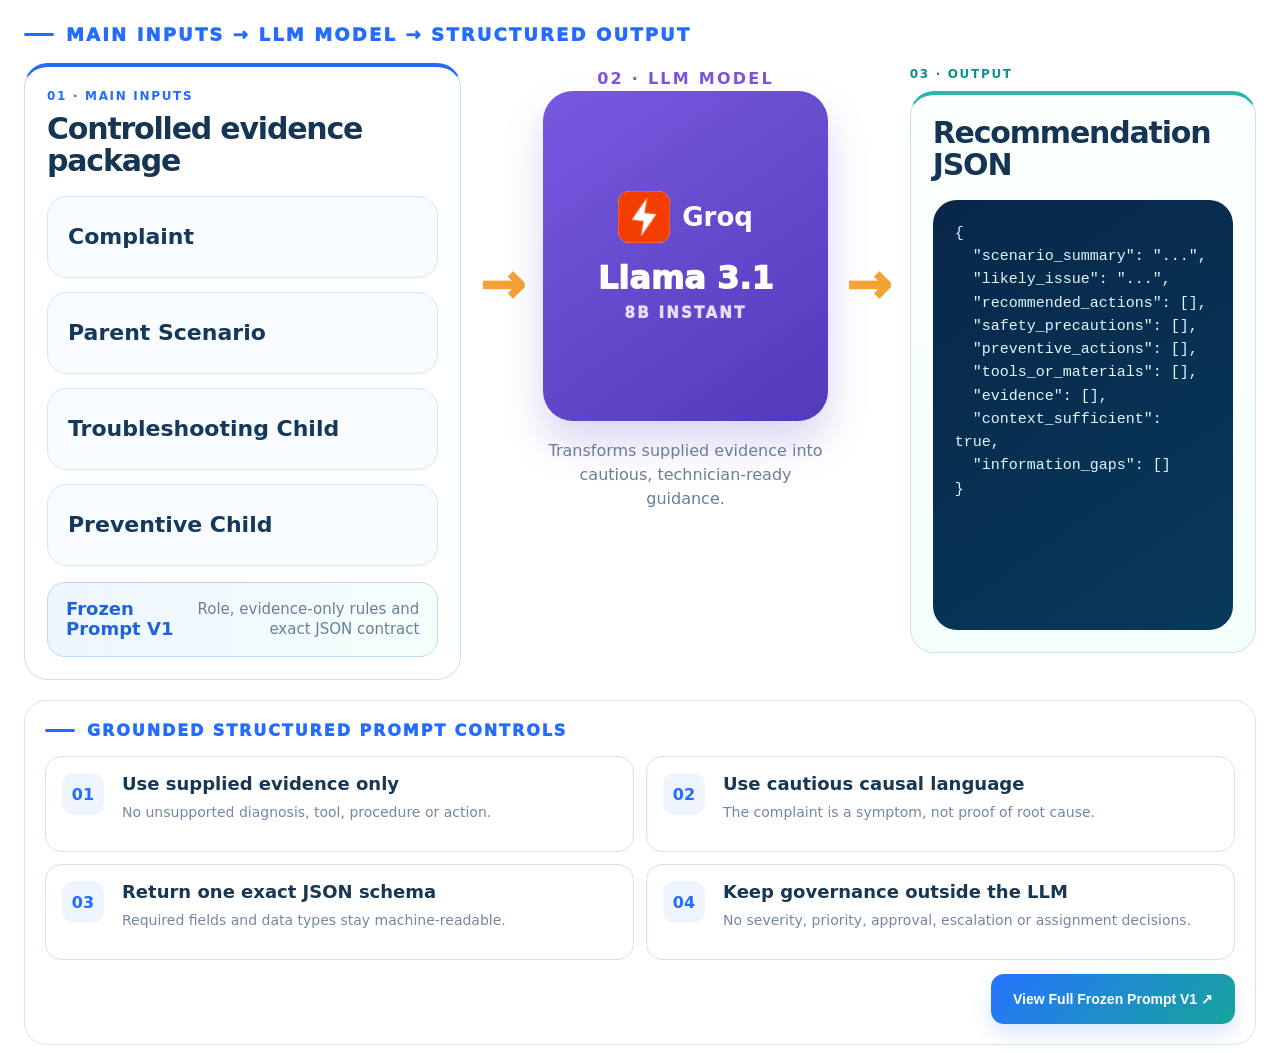
<file: presentation/llm_generation/4a.html>
<!DOCTYPE html>
<html lang="en">
<head>
<meta charset="UTF-8">
<meta name="viewport" content="width=device-width, initial-scale=1.0">
<title>SmartOps AI — 04A Grounded Prompting</title>
<style>
  :root{
    --bg:#f6fbff;--card:#ffffff;--line:#d5e4f2;--ink:#18314f;--muted:#6f849d;
    --blue:#236cff;--blue-soft:#eef5ff;--purple:#7d53d8;--purple-soft:#f4efff;
    --teal:#27b7ad;--teal-soft:#eefcf9;--orange:#f3a233;
  }
  *{box-sizing:border-box}
  body{margin:0;padding:0;background:transparent;font-family:Inter,ui-sans-serif,system-ui,-apple-system,"Segoe UI",Arial,sans-serif;background:transparent;color:var(--ink)}
  .frame{border:0;border-radius:0;background:transparent;padding:24px 24px 8px}
  .section-label{display:flex;align-items:center;gap:12px;margin:0 0 18px;color:var(--blue);font-size:18px;font-weight:950;letter-spacing:.12em;text-transform:uppercase}
  .section-label:before{content:"";width:30px;height:3px;border-radius:99px;background:var(--blue)}
  .top-flow{display:grid;grid-template-columns:minmax(0,1.2fr) 54px minmax(260px,.78fr) 54px minmax(0,.95fr);gap:14px;align-items:start}
  .mini-kicker{margin:0 0 10px;color:var(--blue);font-size:12px;font-weight:900;letter-spacing:.14em;text-transform:uppercase}
  .model-col .mini-kicker{color:var(--purple);text-align:center}
  .output-col .mini-kicker{color:#0c9188}
  .card{border:1px solid #cfe0f0;border-radius:24px;background:#fff;padding:22px}
  .input-card{border-top:4px solid var(--blue)}
  .input-card h2,.output-col h2{margin:0 0 18px;font-size:30px;line-height:1.08;letter-spacing:-.04em;color:#153553}
  .input-grid{display:grid;gap:14px}
  .input-box{min-height:82px;display:flex;align-items:center;padding:0 20px;border:1px solid #d7e5f2;border-radius:20px;background:#f9fcff;font-size:22px;font-weight:850;color:#16385b}
  .frozen{display:flex;align-items:center;justify-content:space-between;gap:16px;margin-top:16px;padding:16px 18px;border:1px solid #bdd7f7;border-radius:18px;background:linear-gradient(90deg,#eef6ff 0%,#f4fffc 100%)}
  .frozen strong{font-size:18px;line-height:1.15;color:#2064d9}
  .frozen span{font-size:15px;color:#6a8098;text-align:right;line-height:1.35}
  .arrow{display:grid;place-items:center;padding-top:190px;color:var(--orange);font-size:54px;font-weight:950}
  .model-col,.output-col{padding-top:4px}
  .model-card{width:100%;max-width:360px;min-height:330px;margin:0 auto 18px;padding:24px;border-radius:30px;background:linear-gradient(145deg,#7759df 0%,#523abb 100%);display:flex;flex-direction:column;justify-content:center;align-items:center;gap:18px;box-shadow:0 22px 40px rgba(97,70,201,.22)}
  .groq{display:flex;align-items:center;justify-content:center;gap:12px}
  .groq img{width:52px;height:52px;object-fit:contain;border-radius:12px;background:#fff}
  .groq strong{font-size:26px;color:#fff}
  .model-name{color:#fff;font-size:32px;font-weight:950;line-height:1.08;text-align:center}
  .model-name span{display:block;margin-top:10px;color:#e5ddff;font-size:15px;letter-spacing:.15em;text-transform:uppercase}
  .model-col p{margin:0 auto;max-width:300px;text-align:center;color:#6a7d95;font-size:16px;line-height:1.5}
  .code-wrap{border:1px solid #cfe0f0;border-top:4px solid var(--teal);border-radius:24px;background:linear-gradient(180deg,#fbfffe 0%,#f4fffc 100%);padding:22px}
  .json-box{border-radius:24px;background:linear-gradient(145deg,#082749 0%,#08395a 100%);padding:22px;min-height:430px}
  .json-box pre{margin:0;color:#dff8ff;font:15px/1.55 Consolas,"Courier New",monospace;white-space:pre-wrap}
  .controls-panel{margin-top:20px;border:1px solid var(--line);border-radius:22px;padding:20px;background:#fff}
  .control-grid{display:grid;grid-template-columns:1fr 1fr;gap:12px;margin-top:16px}
  .control-item{min-height:96px;display:grid;grid-template-columns:46px 1fr;align-items:flex-start;gap:14px;padding:16px;border:1px solid #d5e3f1;border-radius:16px;background:#fff}
  .control-item i{width:42px;height:42px;border-radius:12px;display:grid;place-items:center;font-style:normal;font-weight:900;color:var(--blue);background:var(--blue-soft)}
  .control-item strong{display:block;font-size:18px;line-height:1.25;color:#173754}
  .control-item small{display:block;margin-top:6px;font-size:14px;line-height:1.45;color:#7388a1}
  .btn-row{display:flex;justify-content:flex-end;margin-top:14px}
  .btn{min-height:50px;padding:0 22px;border:0;border-radius:13px;background:linear-gradient(135deg,#2674ff 0%,#16a49a 100%);color:#fff;font-size:14px;font-weight:900;cursor:pointer;box-shadow:0 10px 20px rgba(38,108,225,.16)}
  dialog{width:min(980px,calc(100vw - 36px));max-height:min(84vh,780px);padding:0;border:1px solid #aac8e3;border-radius:22px;background:#f7fbff;box-shadow:0 30px 90px rgba(5,25,50,.28)}
  dialog::backdrop{background:rgba(6,22,40,.72);backdrop-filter:blur(4px)}
  .modal-head{display:flex;align-items:center;justify-content:space-between;gap:16px;padding:18px 20px;background:linear-gradient(135deg,#082340,#0a4d70);color:#fff}
  .modal-head span{display:block;color:#7addd4;font-size:10px;font-weight:900;letter-spacing:.14em;text-transform:uppercase}
  .modal-head h3{margin:6px 0 0;font-size:22px}
  .modal-head button{width:38px;height:38px;border:1px solid rgba(255,255,255,.24);border-radius:11px;background:rgba(255,255,255,.08);color:#fff;font-size:22px;cursor:pointer}
  .modal-body{padding:18px}
  .modal-body pre{margin:0;padding:18px;border-radius:16px;background:#081c34;color:#dff8ff;border:1px solid #173d60;white-space:pre-wrap;overflow:auto;font:13px/1.58 Consolas,"Courier New",monospace}
</style>
</head>
<body>
  <div class="frame">
    <h2 class="section-label">Main inputs → LLM model → structured output</h2>

    <div class="top-flow">
      <section class="input-col">
        <div class="card input-card">
          <p class="mini-kicker">01 · Main inputs</p>
          <h2>Controlled evidence package</h2>
          <div class="input-grid">
            <div class="input-box">Complaint</div>
            <div class="input-box">Parent Scenario</div>
            <div class="input-box">Troubleshooting Child</div>
            <div class="input-box">Preventive Child</div>
          </div>
          <div class="frozen"><strong>Frozen Prompt V1</strong><span>Role, evidence-only rules and exact JSON contract</span></div>
        </div>
      </section>

      <div class="arrow" aria-hidden="true">→</div>

      <section class="model-col">
        <p class="mini-kicker">02 · LLM model</p>
        <div class="model-card">
          <div class="groq"><img src="groq-logo.ico" alt="Groq logo"><strong>Groq</strong></div>
          <div class="model-name">Llama 3.1<span>8B Instant</span></div>
        </div>
        <p>Transforms supplied evidence into cautious, technician-ready guidance.</p>
      </section>

      <div class="arrow" aria-hidden="true">→</div>

      <section class="output-col">
        <p class="mini-kicker">03 · Output</p>
        <div class="code-wrap">
          <h2>Recommendation JSON</h2>
          <div class="json-box">
<pre>{
  "scenario_summary": "...",
  "likely_issue": "...",
  "recommended_actions": [],
  "safety_precautions": [],
  "preventive_actions": [],
  "tools_or_materials": [],
  "evidence": [],
  "context_sufficient": true,
  "information_gaps": []
}</pre>
          </div>
        </div>
      </section>
    </div>

    <section class="controls-panel">
      <h2 class="section-label" style="font-size:16px; margin-bottom:0;">Grounded structured prompt controls</h2>
      <div class="control-grid">
        <div class="control-item"><i>01</i><span><strong>Use supplied evidence only</strong><small>No unsupported diagnosis, tool, procedure or action.</small></span></div>
        <div class="control-item"><i>02</i><span><strong>Use cautious causal language</strong><small>The complaint is a symptom, not proof of root cause.</small></span></div>
        <div class="control-item"><i>03</i><span><strong>Return one exact JSON schema</strong><small>Required fields and data types stay machine-readable.</small></span></div>
        <div class="control-item"><i>04</i><span><strong>Keep governance outside the LLM</strong><small>No severity, priority, approval, escalation or assignment decisions.</small></span></div>
      </div>
      <div class="btn-row"><button class="btn" id="openPrompt" type="button">View Full Frozen Prompt V1 ↗</button></div>
    </section>
  </div>

  <dialog id="promptModal">
    <div class="modal-head">
      <div>
        <span>Frozen prompt specification</span>
        <h3>SmartOps AI — Frozen Prompt V1</h3>
      </div>
      <button type="button" id="closePrompt" aria-label="Close">×</button>
    </div>
    <div class="modal-body">
<pre>You are a hotel maintenance recommendation generator.

Use only the supplied evidence package:
- complaint
- selected parent scenario
- troubleshooting child
- preventive child

Rules:
- Use evidence only.
- Do not invent unsupported diagnoses, tools, procedures or actions.
- Use cautious language such as "possible", "may indicate" and "should be inspected".
- Do not decide severity, priority, approval, escalation or assignment.
- Return one exact JSON object only.

Required JSON fields:
{
  "scenario_summary": string,
  "likely_issue": string,
  "recommended_actions": string[],
  "safety_precautions": string[],
  "preventive_actions": string[],
  "tools_or_materials": string[],
  "evidence": string[],
  "context_sufficient": boolean,
  "information_gaps": string[]
}

When the context is insufficient:
- set context_sufficient to false
- state the gaps
- avoid inventing missing procedures

Return JSON only.</pre>
    </div>
  </dialog>

<script>
  const modal = document.getElementById('promptModal');
  document.getElementById('openPrompt').addEventListener('click', () => modal.showModal());
  document.getElementById('closePrompt').addEventListener('click', () => modal.close());
  modal.addEventListener('click', (e) => { if (e.target === modal) modal.close(); });
</script>
</body>
</html>
</file>
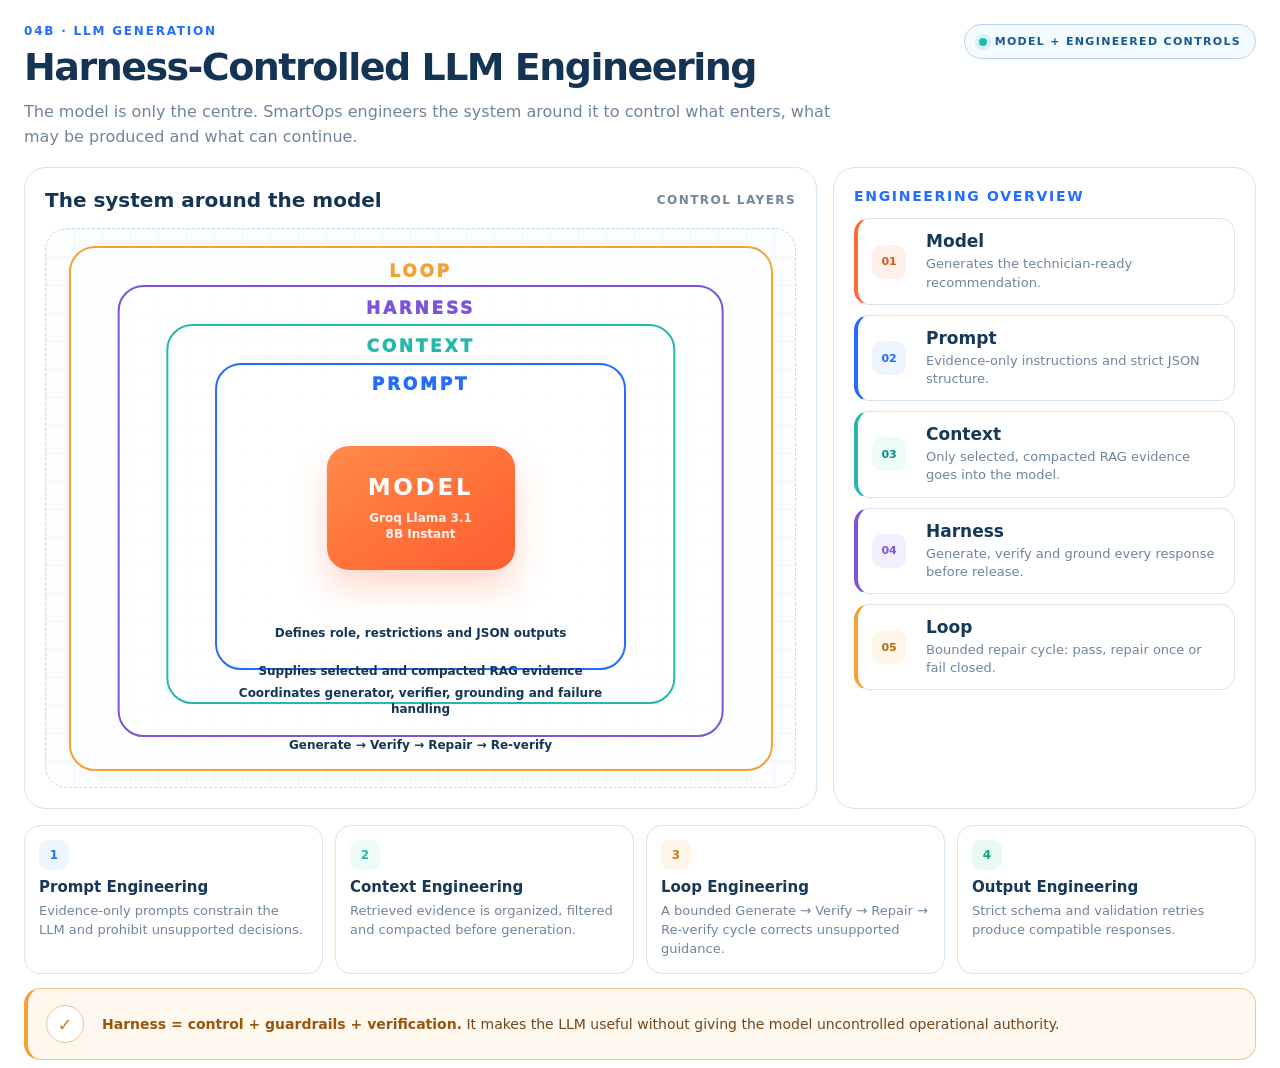
<file: presentation/llm_generation/4b.html>
<!DOCTYPE html>
<html lang="en">
<head>
<meta charset="UTF-8">
<meta name="viewport" content="width=device-width, initial-scale=1.0">
<title>SmartOps AI — 04B Engineered Controls</title>
<style>
  :root{--line:#d5e4f2;--ink:#18314f;--muted:#6f849d;--blue:#236cff;--blue-soft:#eef5ff;--purple:#7d53d8;--cyan:#27b7ad;--cyan-soft:#eefcf9;--orange:#f3a233;--orange-soft:#fff5e8;--green:#0faa78;--green-soft:#eafaf3;}
  *{box-sizing:border-box}
  body{margin:0;padding:0;background:transparent;font-family:Inter,ui-sans-serif,system-ui,-apple-system,"Segoe UI",Arial,sans-serif;background:transparent;color:var(--ink)}
  .frame{border:0;border-radius:0;background:transparent;padding:24px 24px 8px}
  .header{display:flex;align-items:flex-start;justify-content:space-between;gap:20px;margin-bottom:18px}
  .header small{display:block;color:#236cff;font-size:12px;font-weight:900;letter-spacing:.15em;text-transform:uppercase}
  .header h1{margin:10px 0 0;font-size:38px;line-height:1.05;letter-spacing:-.04em;color:#153453}
  .header p{margin:12px 0 0;color:var(--muted);font-size:16px;line-height:1.55;max-width:820px}
  .pill{display:inline-flex;align-items:center;gap:8px;padding:10px 14px;border-radius:999px;border:1px solid #b7d4f2;background:#f4fbff;color:#175a92;font-size:11px;font-weight:900;letter-spacing:.12em;text-transform:uppercase;white-space:nowrap}
  .pill:before{content:"";width:8px;height:8px;border-radius:50%;background:var(--cyan);box-shadow:0 0 0 4px rgba(39,183,173,.14)}
  .grid{display:grid;grid-template-columns:minmax(0,1.35fr) minmax(320px,.72fr);gap:16px;align-items:stretch}
  .panel{border:1px solid var(--line);border-radius:22px;background:#fff;padding:20px}
  .panel-head{display:flex;align-items:center;justify-content:space-between;gap:16px}
  .panel-head h2{margin:0;font-size:20px;color:#153553}
  .panel-head span{color:#71869b;font-size:12px;font-weight:900;letter-spacing:.12em;text-transform:uppercase}
  .stack{position:relative;min-height:560px;margin-top:16px;border:1px dashed #c8dbef;border-radius:22px;background:linear-gradient(rgba(61,119,184,.05) 1px, transparent 1px),linear-gradient(90deg, rgba(61,119,184,.05) 1px, transparent 1px),#fbfdff;background-size:28px 28px;overflow:hidden}
  .ring{position:absolute;left:50%;transform:translateX(-50%);border:2px solid;border-radius:26px;background:rgba(255,255,255,.35)}
  .ring.loop{top:3%;width:94%;height:94%;border-color:var(--orange)}
  .ring.harness{top:10%;width:81%;height:81%;border-color:var(--purple)}
  .ring.context{top:17%;width:68%;height:68%;border-color:var(--cyan)}
  .ring.prompt{top:24%;width:55%;height:55%;border-color:var(--blue)}
  .label,.desc{position:absolute;left:50%;transform:translateX(-50%);text-align:center;z-index:3}
  .label{font-size:17px;font-weight:950;letter-spacing:.16em;line-height:1}
  .label.loop{top:6%;color:var(--orange)} .label.harness{top:12.7%;color:var(--purple)} .label.context{top:19.5%;color:var(--cyan)} .label.prompt{top:26.2%;color:var(--blue)}
  .desc{max-width:76%;font-size:12px;font-weight:800;line-height:1.3;color:#153554}
  .desc.loop{bottom:6%} .desc.harness{bottom:12.6%} .desc.context{bottom:19.4%} .desc.prompt{bottom:26.1%}
  .model{position:absolute;left:50%;top:50%;transform:translate(-50%,-50%);width:188px;height:124px;border-radius:22px;background:linear-gradient(145deg,#ff8a49,#ff5d2e);box-shadow:0 18px 34px rgba(255,105,54,.25);display:flex;flex-direction:column;align-items:center;justify-content:center;gap:10px;color:#fff;z-index:4}
  .model strong{font-size:23px;letter-spacing:.12em}
  .model span{font-size:12px;font-weight:850;line-height:1.35;text-align:center;color:rgba(255,255,255,.92)}
  .side-head{margin:0;color:#236cff;font-size:14px;font-weight:900;letter-spacing:.12em;text-transform:uppercase}
  .overview{display:grid;gap:10px;margin-top:14px}
  .overview-item{display:grid;grid-template-columns:42px 1fr;align-items:center;gap:12px;min-height:66px;padding:12px 14px;border:1px solid #d5e3f1;border-left:4px solid var(--blue);border-radius:15px;background:#fff}
  .overview-item:nth-child(1){border-left-color:#ff6b36}.overview-item:nth-child(2){border-left-color:var(--blue)}.overview-item:nth-child(3){border-left-color:var(--cyan)}.overview-item:nth-child(4){border-left-color:var(--purple)}.overview-item:nth-child(5){border-left-color:var(--orange)}
  .overview-item b{width:34px;height:34px;border-radius:10px;display:grid;place-items:center;font-size:11px;font-weight:900;background:var(--blue-soft);color:var(--blue)}
  .overview-item:nth-child(1) b{background:#fff0ea;color:#d95521}.overview-item:nth-child(3) b{background:var(--cyan-soft);color:#078f87}.overview-item:nth-child(4) b{background:#f4efff;color:var(--purple)}.overview-item:nth-child(5) b{background:var(--orange-soft);color:#b76b12}
  .overview-item strong{display:block;font-size:17px;color:#173856}
  .overview-item span{display:block;margin-top:4px;color:#6f849d;font-size:13px;line-height:1.4}
  .cards{display:grid;grid-template-columns:repeat(4,minmax(0,1fr));gap:12px;margin-top:16px}
  .card{min-height:118px;border:1px solid var(--line);border-radius:16px;background:#fff;padding:14px}
  .card b{width:30px;height:30px;border-radius:9px;display:grid;place-items:center;background:var(--blue-soft);color:var(--blue);font-size:12px;margin-bottom:8px}
  .card:nth-child(2) b{background:var(--cyan-soft);color:var(--cyan)} .card:nth-child(3) b{background:var(--orange-soft);color:#c88116} .card:nth-child(4) b{background:var(--green-soft);color:var(--green)}
  .card strong{display:block;font-size:15px;color:#173856}
  .card p{margin:6px 0 0;color:#6f849d;font-size:13px;line-height:1.45}
  .strip{display:grid;grid-template-columns:42px 1fr;gap:14px;align-items:center;margin-top:14px;padding:16px 18px;border:1px solid #f0c58f;border-left:4px solid var(--orange);border-radius:16px;background:#fff8ef;color:#73461c;font-size:14px;line-height:1.5}
  .strip b{width:38px;height:38px;border-radius:50%;display:grid;place-items:center;background:#fff;border:1px solid #f0c58f;color:#d08116;font-size:18px}
  .strip strong{color:#99540d}
</style>
</head>
<body>
  <div class="frame">
    <div class="header">
      <div>
        <small>04B · LLM generation</small>
        <h1>Harness-Controlled LLM Engineering</h1>
        <p>The model is only the centre. SmartOps engineers the system around it to control what enters, what may be produced and what can continue.</p>
      </div>
      <div class="pill">Model + engineered controls</div>
    </div>

    <div class="grid">
      <section class="panel">
        <div class="panel-head"><h2>The system around the model</h2><span>Control layers</span></div>
        <div class="stack" role="img" aria-label="Nested control layers around the model">
          <div class="ring loop"></div>
          <div class="ring harness"></div>
          <div class="ring context"></div>
          <div class="ring prompt"></div>
          <div class="label loop">LOOP</div>
          <div class="label harness">HARNESS</div>
          <div class="label context">CONTEXT</div>
          <div class="label prompt">PROMPT</div>
          <div class="desc loop">Generate → Verify → Repair → Re-verify</div>
          <div class="desc harness">Coordinates generator, verifier, grounding and failure handling</div>
          <div class="desc context">Supplies selected and compacted RAG evidence</div>
          <div class="desc prompt">Defines role, restrictions and JSON outputs</div>
          <div class="model"><strong>MODEL</strong><span>Groq Llama 3.1<br>8B Instant</span></div>
        </div>
      </section>

      <section class="panel">
        <p class="side-head">Engineering overview</p>
        <div class="overview">
          <div class="overview-item"><b>01</b><div><strong>Model</strong><span>Generates the technician-ready recommendation.</span></div></div>
          <div class="overview-item"><b>02</b><div><strong>Prompt</strong><span>Evidence-only instructions and strict JSON structure.</span></div></div>
          <div class="overview-item"><b>03</b><div><strong>Context</strong><span>Only selected, compacted RAG evidence goes into the model.</span></div></div>
          <div class="overview-item"><b>04</b><div><strong>Harness</strong><span>Generate, verify and ground every response before release.</span></div></div>
          <div class="overview-item"><b>05</b><div><strong>Loop</strong><span>Bounded repair cycle: pass, repair once or fail closed.</span></div></div>
        </div>
      </section>
    </div>

    <div class="cards">
      <div class="card"><b>1</b><strong>Prompt Engineering</strong><p>Evidence-only prompts constrain the LLM and prohibit unsupported decisions.</p></div>
      <div class="card"><b>2</b><strong>Context Engineering</strong><p>Retrieved evidence is organized, filtered and compacted before generation.</p></div>
      <div class="card"><b>3</b><strong>Loop Engineering</strong><p>A bounded Generate → Verify → Repair → Re-verify cycle corrects unsupported guidance.</p></div>
      <div class="card"><b>4</b><strong>Output Engineering</strong><p>Strict schema and validation retries produce compatible responses.</p></div>
    </div>

    <div class="strip"><b>✓</b><div><strong>Harness = control + guardrails + verification.</strong> It makes the LLM useful without giving the model uncontrolled operational authority.</div></div>
  </div>
</body>
</html>
</file>
